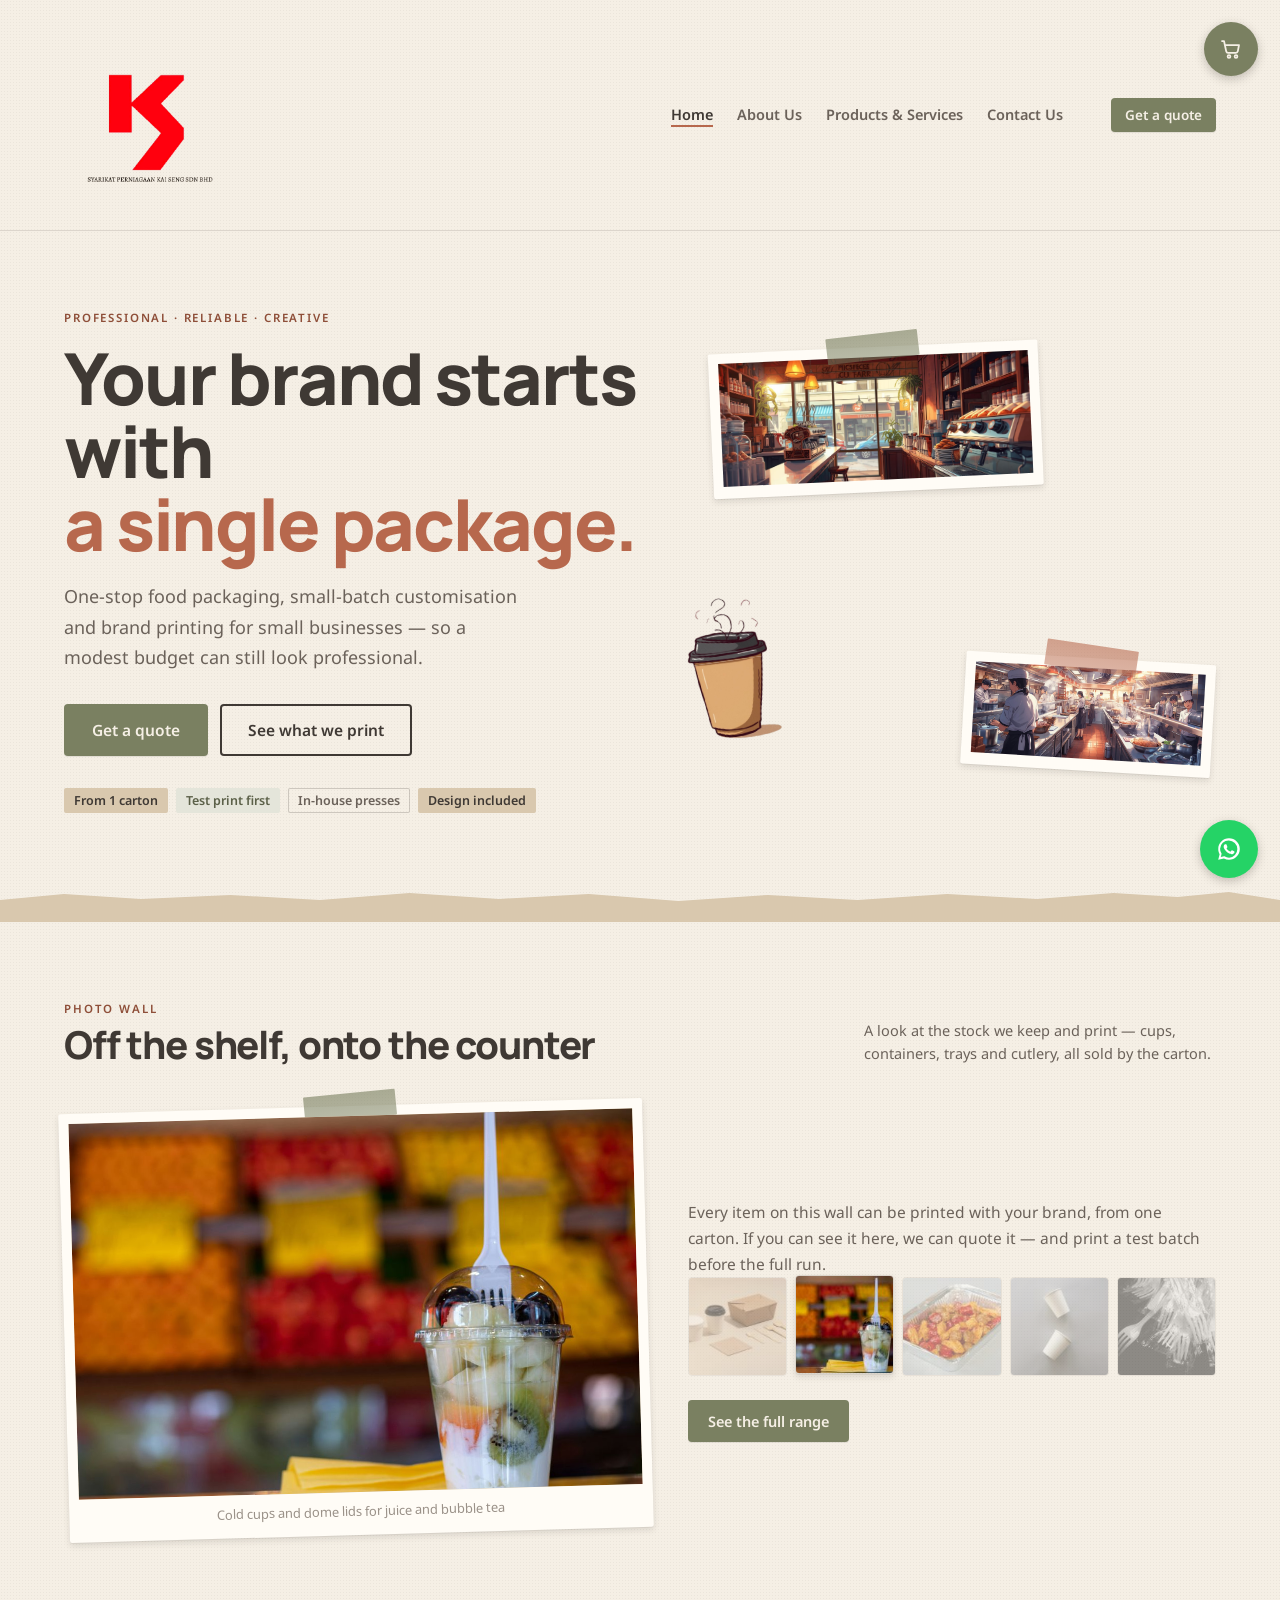
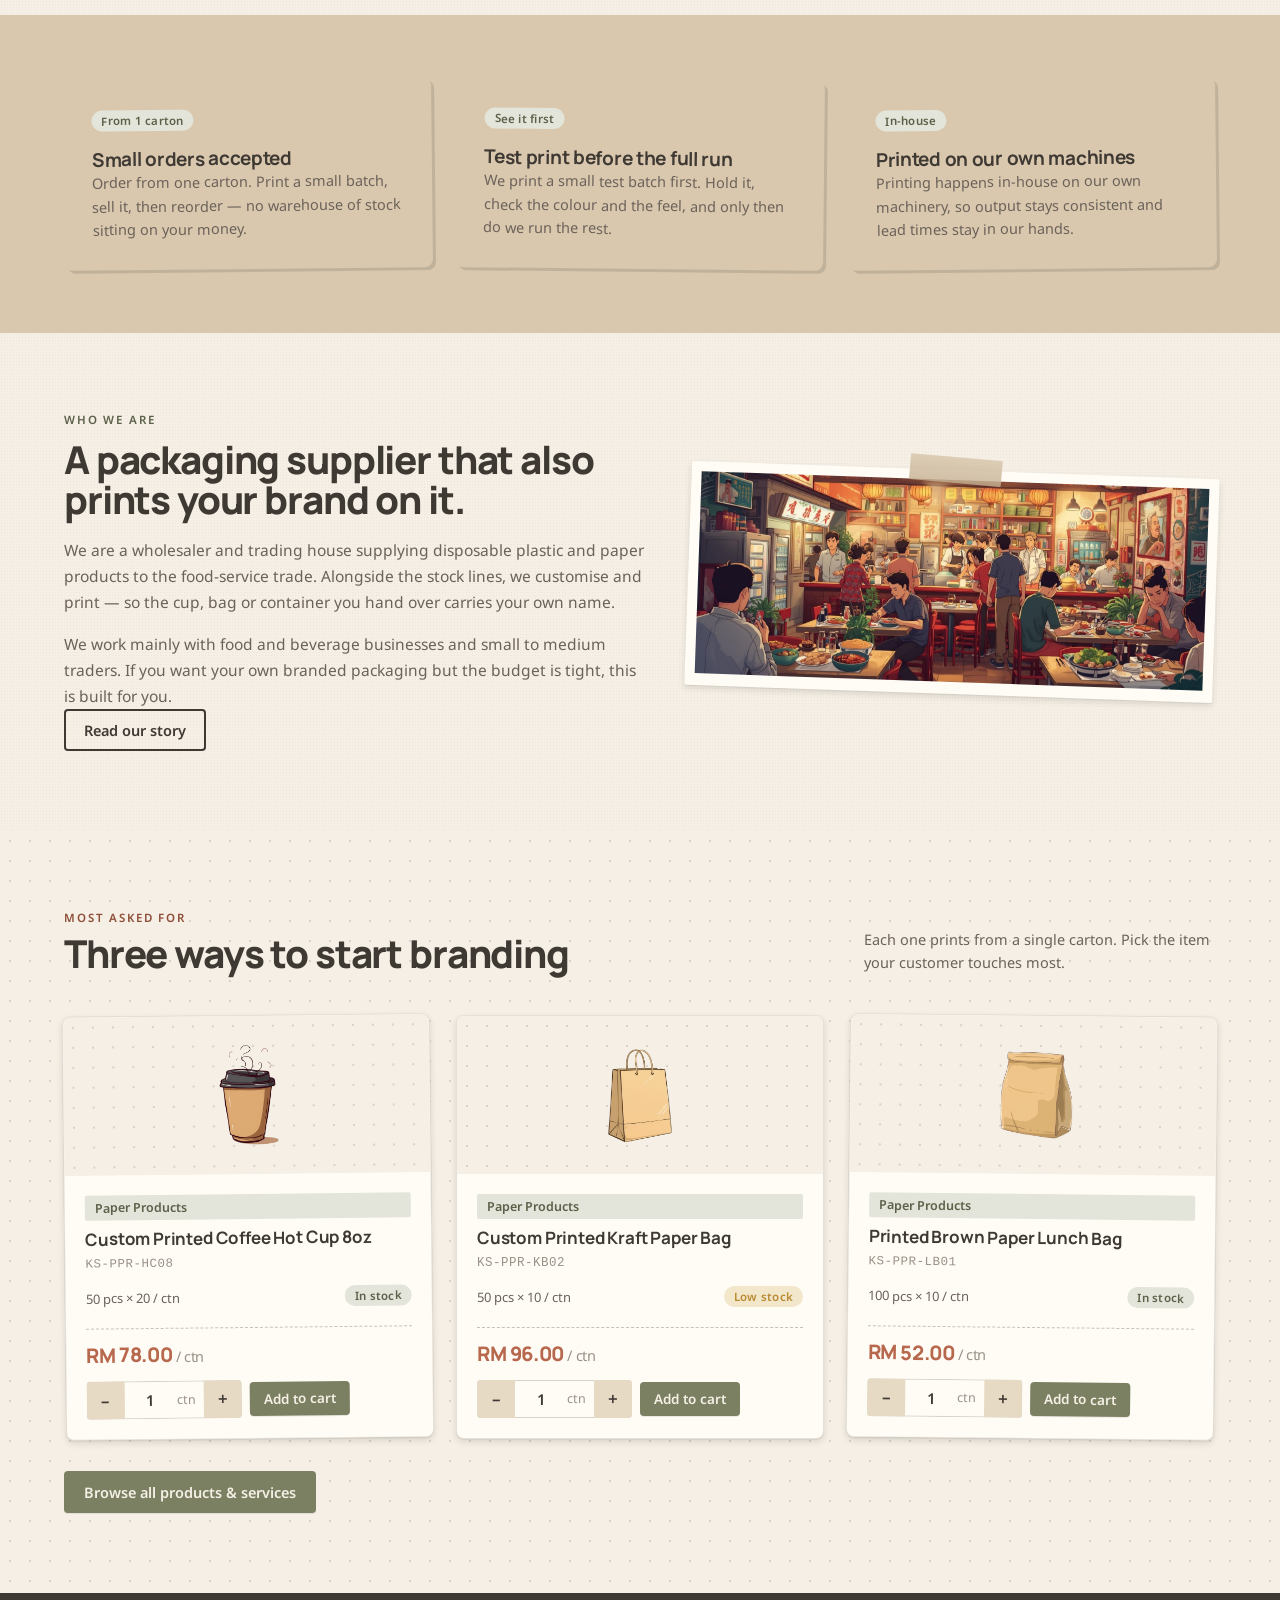
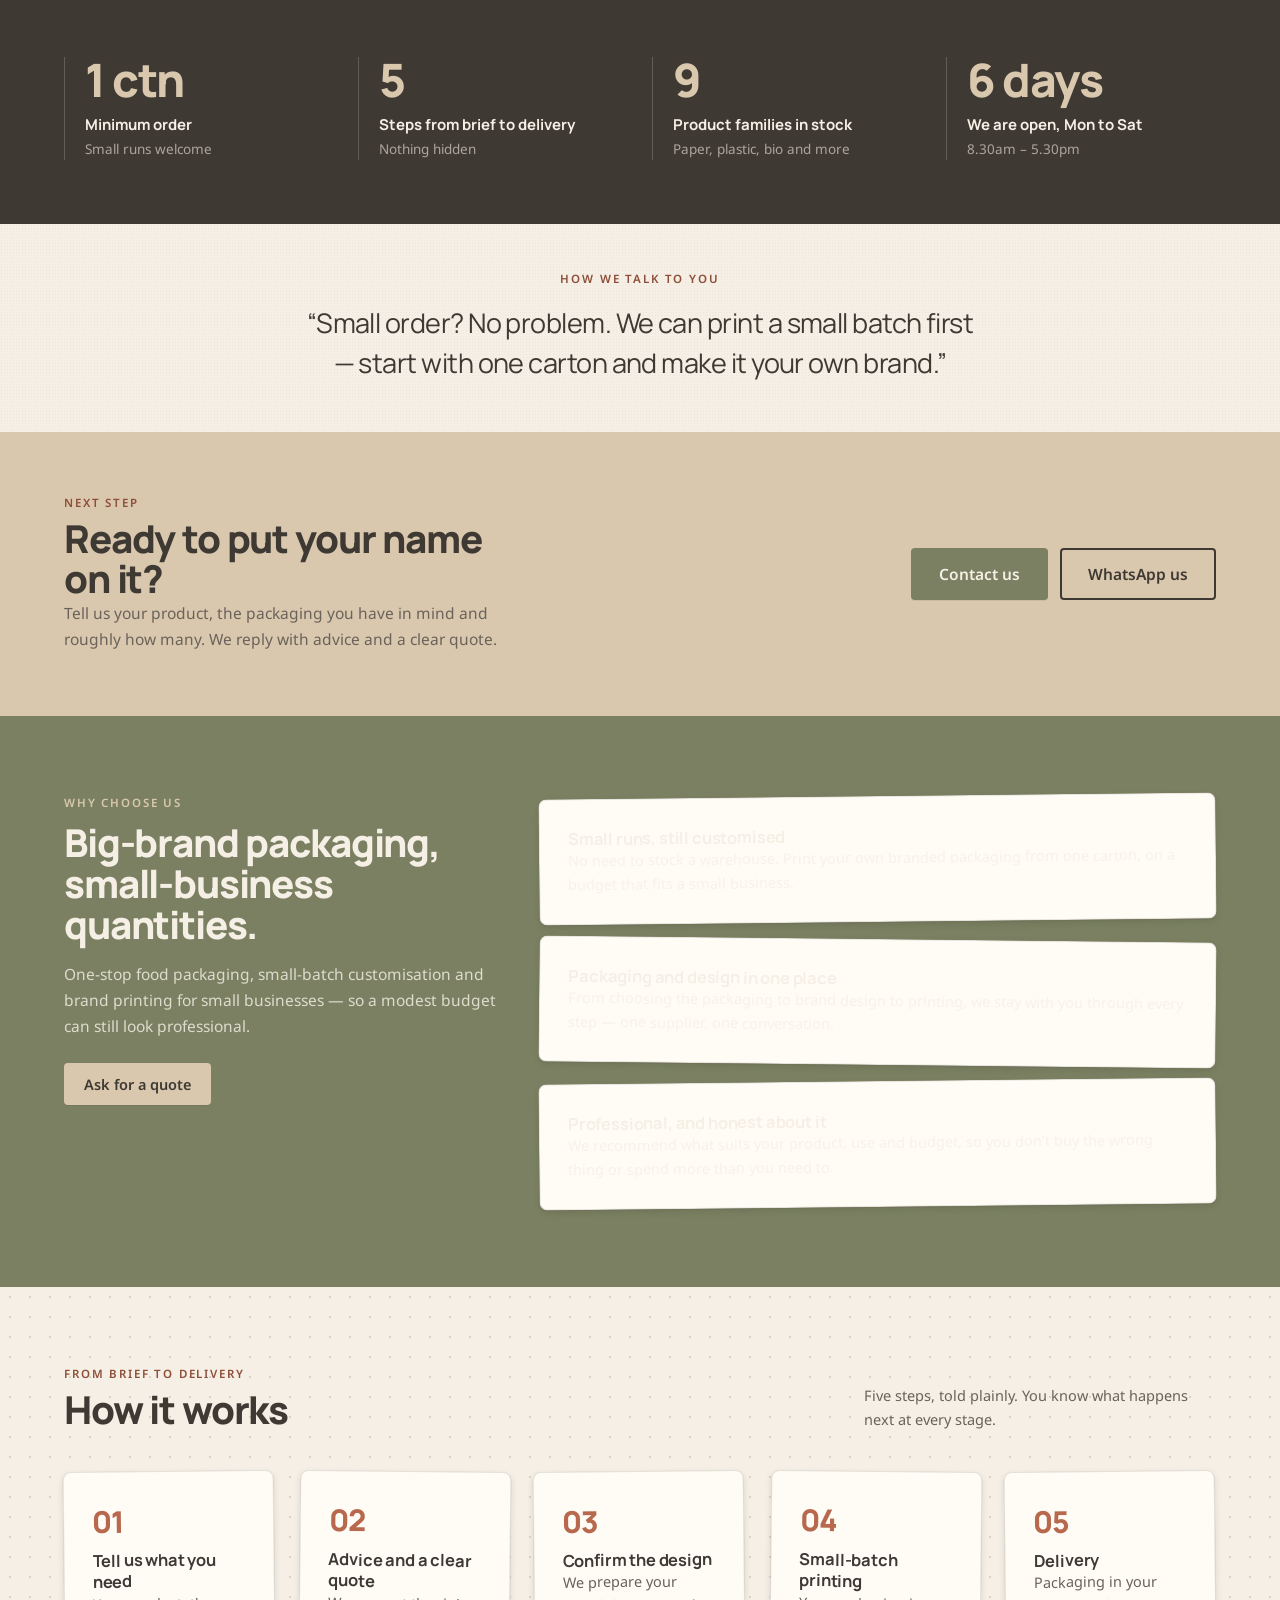
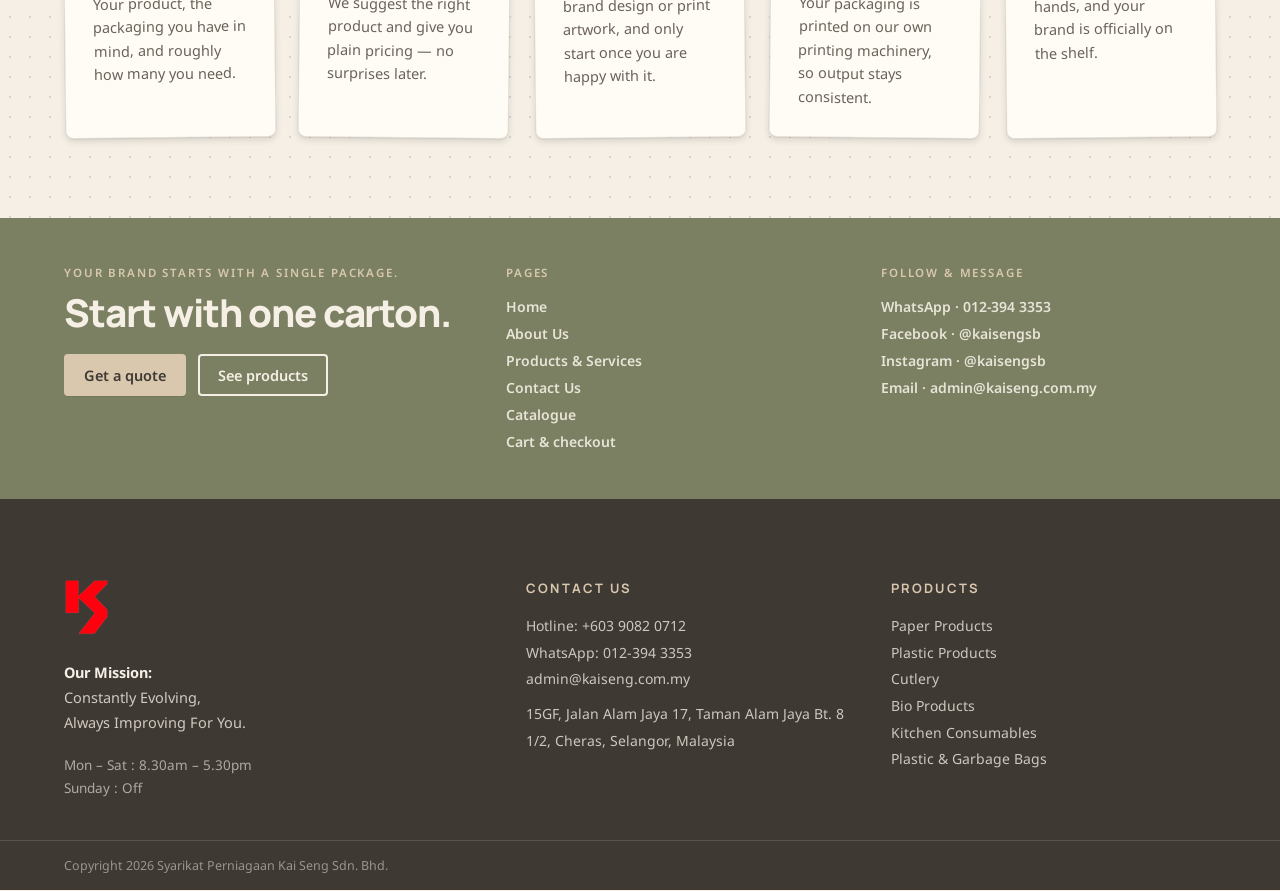
<file: index.html>
<!DOCTYPE html><html lang="en"><head><meta charset="utf-8"><meta name="viewport" content="width=device-width,initial-scale=1">
<title>Kai Seng — Your brand starts with a single package</title><meta name="description" content="Kai Seng supplies one-stop food packaging, small-batch customisation and brand printing for small businesses in Cheras, Selangor — branded packaging from one carton.">
<meta name="theme-color" content="#F5EFE5"><link rel="icon" href="favicon.ico" sizes="any"><link rel="apple-touch-icon" href="assets/logo/ks-mark.png">
<meta property="og:type" content="website"><meta property="og:site_name" content="Kai Seng"><meta property="og:title" content="Kai Seng — Your brand starts with a single package"><meta property="og:description" content="Kai Seng supplies one-stop food packaging, small-batch customisation and brand printing for small businesses in Cheras, Selangor — branded packaging from one carton."><meta property="og:image" content="assets/logo/ks-logo-full.png">
<link rel="stylesheet" href="_ds/kai-seng-design-system-ed6dd8b4-c462-4872-86d9-51d5a61e4152/tokens/fonts.css"><link rel="stylesheet" href="_ds/kai-seng-design-system-ed6dd8b4-c462-4872-86d9-51d5a61e4152/tokens/colors.css"><link rel="stylesheet" href="_ds/kai-seng-design-system-ed6dd8b4-c462-4872-86d9-51d5a61e4152/tokens/typography.css"><link rel="stylesheet" href="_ds/kai-seng-design-system-ed6dd8b4-c462-4872-86d9-51d5a61e4152/tokens/spacing.css"><link rel="stylesheet" href="_ds/kai-seng-design-system-ed6dd8b4-c462-4872-86d9-51d5a61e4152/tokens/shape.css"><link rel="stylesheet" href="_ds/kai-seng-design-system-ed6dd8b4-c462-4872-86d9-51d5a61e4152/tokens/elevation.css"><link rel="stylesheet" href="_ds/kai-seng-design-system-ed6dd8b4-c462-4872-86d9-51d5a61e4152/tokens/motion.css"><link rel="stylesheet" href="_ds/kai-seng-design-system-ed6dd8b4-c462-4872-86d9-51d5a61e4152/tokens/paper.css">
<link rel="stylesheet" href="site.css"></head><body><header class="site-head"><div class="navbar">
<a class="brand" href="index.html"><img src="assets/logo/ks-logo-full.png" alt="Syarikat Perniagaan Kai Seng Sdn Bhd" width="1050" height="1280"></a>
<nav><a href="index.html" aria-current="page">Home</a><a href="about.html">About Us</a><a href="services.html">Products & Services</a><a href="contact.html">Contact Us</a></nav>
<div class="nav-cta"><a class="btn sm" href="contact.html">Get a quote</a></div></div></header>
<main>
<section class="grain" style="overflow:hidden"><div class="wrap split" style="padding:var(--space-12) var(--gutter)">
<div><span class="eyebrow clay">Professional · Reliable · Creative</span>
<h1 class="h1">Your brand starts with<br><span style="color:var(--ks-terracotta)">a single package.</span></h1>
<p class="lead mb8" style="max-width:46ch">One-stop food packaging, small-batch customisation and brand printing for small businesses — so a modest budget can still look professional.</p>
<div class="btnrow"><a class="btn lg" href="contact.html">Get a quote</a><a class="btn lg out" href="services.html">See what we print</a></div>
<div class="tagrow mt8"><span class="tag kraft">From 1 carton</span><span class="tag sage">Test print first</span><span class="tag out">In-house presses</span><span class="tag kraft">Design included</span></div></div>
<div class="heroart">
<div class="sticker s1"><img src="assets/imagery/scene-cafe.png" alt="Illustrated café counter with takeaway cups" width="1600" height="637" loading="lazy"></div>
<div class="sticker clay s2"><img src="assets/imagery/scene-kitchen.png" alt="Illustrated commercial kitchen" width="1600" height="637" loading="lazy"></div>
<div class="cuplift" aria-hidden="true"><img class="cup-flower" src="assets/products/cup-flower.png" alt="" width="240" height="240" loading="lazy"><img class="cup-lid" src="assets/products/cup-lid.png" alt="" width="420" height="106" loading="lazy"><img class="cup-body" src="assets/products/cup-body.png" alt="Printed coffee cup" width="420" height="129" loading="lazy"></div>
</div></div><div class="torn"></div></section>

<section class="sec grain"><div class="wrap">
<div class="headrow"><div><span class="eyebrow clay">Photo wall</span><h2 class="h2 mt3">Off the shelf, onto the counter</h2></div><p class="p-sm">A look at the stock we keep and print — cups, containers, trays and cutlery, all sold by the carton.</p></div>
<div class="split" style="align-items:center">
<div class="sticker" style="rotate:-1.6deg"><div class="wall" id="wall"><img class="on" src="assets/photos/wall-1.jpg" alt="A full takeaway set — cup, container, bowl, serviette, cutlery" width="1100" height="666" decoding="async"><img src="assets/photos/wall-2.jpg" alt="Cold cups and dome lids for juice and bubble tea" width="1100" height="666" loading="lazy" decoding="async"><img src="assets/photos/wall-3.jpg" alt="Aluminium trays for catering and buffet lines" width="1100" height="666" loading="lazy" decoding="async"><img src="assets/photos/wall-4.jpg" alt="Plain paper cups — the blank canvas we print on" width="1100" height="666" loading="lazy" decoding="async"><img src="assets/photos/wall-5.jpg" alt="Individually wrapped cutlery, packed by the carton" width="1100" height="666" loading="lazy" decoding="async"></div><div class="wallcap" id="wall-cap">A full takeaway set — cup, container, bowl, serviette, cutlery</div></div>
<div><p class="p mb7">Every item on this wall can be printed with your brand, from one carton. If you can see it here, we can quote it — and print a test batch before the full run.</p>
<div class="thumbs" id="wall-thumbs"><button type="button" aria-label="A full takeaway set — cup, container, bowl, serviette, cutlery" aria-pressed="true"><img src="assets/photos/thumbs/wall-1.jpg" alt="" width="200" height="121" loading="lazy"></button><button type="button" aria-label="Cold cups and dome lids for juice and bubble tea" aria-pressed="false"><img src="assets/photos/thumbs/wall-2.jpg" alt="" width="200" height="121" loading="lazy"></button><button type="button" aria-label="Aluminium trays for catering and buffet lines" aria-pressed="false"><img src="assets/photos/thumbs/wall-3.jpg" alt="" width="200" height="121" loading="lazy"></button><button type="button" aria-label="Plain paper cups — the blank canvas we print on" aria-pressed="false"><img src="assets/photos/thumbs/wall-4.jpg" alt="" width="200" height="121" loading="lazy"></button><button type="button" aria-label="Individually wrapped cutlery, packed by the carton" aria-pressed="false"><img src="assets/photos/thumbs/wall-5.jpg" alt="" width="200" height="121" loading="lazy"></button></div>
<div class="btnrow"><a class="btn" href="services.html#catalogue">See the full range</a></div></div>
</div></div></section>

<section class="sand" style="padding:var(--space-11) 0"><div class="wrap grid g3">
<div class="card kraft lift tilt-a"><span class="badge ok">From 1 carton</span><h3 class="h3 mt5 mb3">Small orders accepted</h3><p class="p-sm">Order from one carton. Print a small batch, sell it, then reorder — no warehouse of stock sitting on your money.</p></div>
<div class="card kraft lift tilt-b"><span class="badge ok">See it first</span><h3 class="h3 mt5 mb3">Test print before the full run</h3><p class="p-sm">We print a small test batch first. Hold it, check the colour and the feel, and only then do we run the rest.</p></div>
<div class="card kraft lift tilt-a"><span class="badge ok">In-house</span><h3 class="h3 mt5 mb3">Printed on our own machines</h3><p class="p-sm">Printing happens in-house on our own machinery, so output stays consistent and lead times stay in our hands.</p></div>
</div></section>

<section class="sec grain"><div class="wrap split">
<div><span class="eyebrow">Who we are</span><h2 class="h2 mt4 mb5">A packaging supplier that also prints your brand on it.</h2>
<p class="p mb5">We are a wholesaler and trading house supplying disposable plastic and paper products to the food-service trade. Alongside the stock lines, we customise and print — so the cup, bag or container you hand over carries your own name.</p>
<p class="p mb7">We work mainly with food and beverage businesses and small to medium traders. If you want your own branded packaging but the budget is tight, this is built for you.</p>
<a class="btn out" href="about.html">Read our story</a></div>
<div class="sticker kraft" style="rotate:2deg"><img src="assets/imagery/scene-restaurant.png" alt="Illustrated restaurant service counter" width="1600" height="637" loading="lazy"></div>
</div></section>

<section class="sec dots"><div class="wrap">
<div class="headrow"><div><span class="eyebrow clay">Most asked for</span><h2 class="h2 mt3">Three ways to start branding</h2></div><p class="p-sm">Each one prints from a single carton. Pick the item your customer touches most.</p></div>
<div class="grid g3" id="featured-grid"></div>
<div class="btnrow mt8"><a class="btn" href="services.html#catalogue">Browse all products &amp; services</a></div></div></section>

<section class="ink on-dark" style="padding:var(--space-11) 0"><div class="wrap grid g4">
<div class="stat"><b>1 ctn</b><i>Minimum order</i><em>Small runs welcome</em></div>
<div class="stat"><b>5</b><i>Steps from brief to delivery</i><em>Nothing hidden</em></div>
<div class="stat"><b>9</b><i>Product families in stock</i><em>Paper, plastic, bio and more</em></div>
<div class="stat"><b>6 days</b><i>We are open, Mon to Sat</i><em>8.30am – 5.30pm</em></div>
</div></section>

<section class="sec-sm grain"><div class="narrow center"><span class="eyebrow clay">How we talk to you</span>
<p style="font:400 clamp(20px,2.4vw,27px)/1.5 var(--font-display);letter-spacing:-.02em;color:var(--text-heading);margin-top:var(--space-5)">“Small order? No problem. We can print a small batch first — start with one carton and make it your own brand.”</p></div></section>

<section class="sand" style="padding:var(--space-11) 0"><div class="wrap" style="display:flex;align-items:center;justify-content:space-between;gap:var(--gutter-lg);flex-wrap:wrap">
<div style="max-width:52ch"><span class="eyebrow clay">Next step</span><h2 class="h2 mt3 mb4">Ready to put your name on it?</h2><p class="p">Tell us your product, the packaging you have in mind and roughly how many. We reply with advice and a clear quote.</p></div>
<div class="btnrow"><a class="btn lg" href="contact.html">Contact us</a><a class="btn lg out" href="https://wa.me/60123943353" target="_blank" rel="noreferrer">WhatsApp us</a></div></div></section>
<section class="sage on-dark" style="padding:var(--space-12) 0"><div class="wrap split-r">
<div><span class="eyebrow-light">Why choose us</span><h2 class="h2 mt4 mb5">Big-brand packaging, small-business quantities.</h2>
<p class="p">One-stop food packaging, small-batch customisation and brand printing for small businesses — so a modest budget can still look professional.</p>
<div class="btnrow mt7"><a class="btn sec" href="contact.html">Ask for a quote</a></div></div>
<div class="stack" style="gap:var(--space-5)">
<div class="card tilt-a"><h3 class="h4 mb3">Small runs, still customised</h3><p class="p-sm">No need to stock a warehouse. Print your own branded packaging from one carton, on a budget that fits a small business.</p></div>
<div class="card tilt-b"><h3 class="h4 mb3">Packaging and design in one place</h3><p class="p-sm">From choosing the packaging to brand design to printing, we stay with you through every step — one supplier, one conversation.</p></div>
<div class="card tilt-a"><h3 class="h4 mb3">Professional, and honest about it</h3><p class="p-sm">We recommend what suits your product, use and budget, so you don’t buy the wrong thing or spend more than you need to.</p></div>
</div></div></section>
<section class="sec dots"><div class="wrap">
<div class="headrow"><div><span class="eyebrow clay">From brief to delivery</span><h2 class="h2 mt3">How it works</h2></div><p class="p-sm">Five steps, told plainly. You know what happens next at every stage.</p></div>
<div class="grid g5"><div class="card lift tilt-a"><span class="stepnum">01</span><h3 class="h4 mb3">Tell us what you need</h3><p class="p-sm">Your product, the packaging you have in mind, and roughly how many you need.</p></div><div class="card lift tilt-b"><span class="stepnum">02</span><h3 class="h4 mb3">Advice and a clear quote</h3><p class="p-sm">We suggest the right product and give you plain pricing — no surprises later.</p></div><div class="card lift tilt-a"><span class="stepnum">03</span><h3 class="h4 mb3">Confirm the design</h3><p class="p-sm">We prepare your brand design or print artwork, and only start once you are happy with it.</p></div><div class="card lift tilt-b"><span class="stepnum">04</span><h3 class="h4 mb3">Small-batch printing</h3><p class="p-sm">Your packaging is printed on our own printing machinery, so output stays consistent.</p></div><div class="card lift tilt-a"><span class="stepnum">05</span><h3 class="h4 mb3">Delivery</h3><p class="p-sm">Packaging in your hands, and your brand is officially on the shelf.</p></div></div></div></section>
</main><div class="foot-band on-dark"><div class="wrap footgrid">
<div><span class="eyebrow-light">Your brand starts with a single package.</span><h2 class="h2 mt4 mb6">Start with one carton.</h2>
<div class="btnrow"><a class="btn sec" href="contact.html">Get a quote</a><a class="btn out light" href="services.html">See products</a></div></div>
<div><span class="eyebrow-light">Pages</span><div class="stack mt5" style="gap:var(--space-3)"><a class="footlink" href="index.html">Home</a><a class="footlink" href="about.html">About Us</a><a class="footlink" href="services.html">Products & Services</a><a class="footlink" href="contact.html">Contact Us</a><a class="footlink" href="services.html#catalogue">Catalogue</a><a class="footlink" href="checkout.html">Cart &amp; checkout</a></div></div>
<div><span class="eyebrow-light">Follow &amp; message</span><div class="stack mt5" style="gap:var(--space-3)"><a class="footlink" href="https://wa.me/60123943353" target="_blank" rel="noreferrer">WhatsApp · 012-394 3353</a><a class="footlink" href="https://www.facebook.com/kaisengsb/" target="_blank" rel="noreferrer">Facebook · @kaisengsb</a><a class="footlink" href="https://www.instagram.com/kaisengsb/" target="_blank" rel="noreferrer">Instagram · @kaisengsb</a><a class="footlink" href="mailto:admin@kaiseng.com.my">Email · admin@kaiseng.com.my</a></div></div>
</div></div>
<footer class="site-foot"><div class="footmain">
<div><img src="assets/logo/ks-mark.png" alt="Kai Seng mark" width="520" height="620" style="height:56px;width:auto;margin-bottom:var(--space-6)" loading="lazy">
<p class="mb6"><b style="color:var(--ks-cream)">Our Mission:</b><br>Constantly Evolving,<br>Always Improving For You.</p>
<p style="font-size:13.5px;color:rgba(245,239,229,.62)">Mon – Sat : 8.30am – 5.30pm<br>Sunday : Off</p></div>
<div><h4>Contact Us</h4><a href="tel:+60390820712">Hotline: +603 9082 0712</a><a href="https://wa.me/60123943353" target="_blank" rel="noreferrer">WhatsApp: 012-394 3353</a><a href="mailto:admin@kaiseng.com.my">admin@kaiseng.com.my</a><span style="margin-top:var(--space-3)">15GF, Jalan Alam Jaya 17, Taman Alam Jaya Bt. 8 1/2, Cheras, Selangor, Malaysia</span></div>
<div><h4>Products</h4><a href="services.html#catalogue">Paper Products</a><a href="services.html#catalogue">Plastic Products</a><a href="services.html#catalogue">Cutlery</a><a href="services.html#catalogue">Bio Products</a><a href="services.html#catalogue">Kitchen Consumables</a><a href="services.html#catalogue">Plastic &amp; Garbage Bags</a></div>
</div><div class="footbar"><div>Copyright <span data-year>2026</span> Syarikat Perniagaan Kai Seng Sdn. Bhd.</div></div></footer>
<script src="data.js"></script><script src="app.js"></script></body></html>
</file>
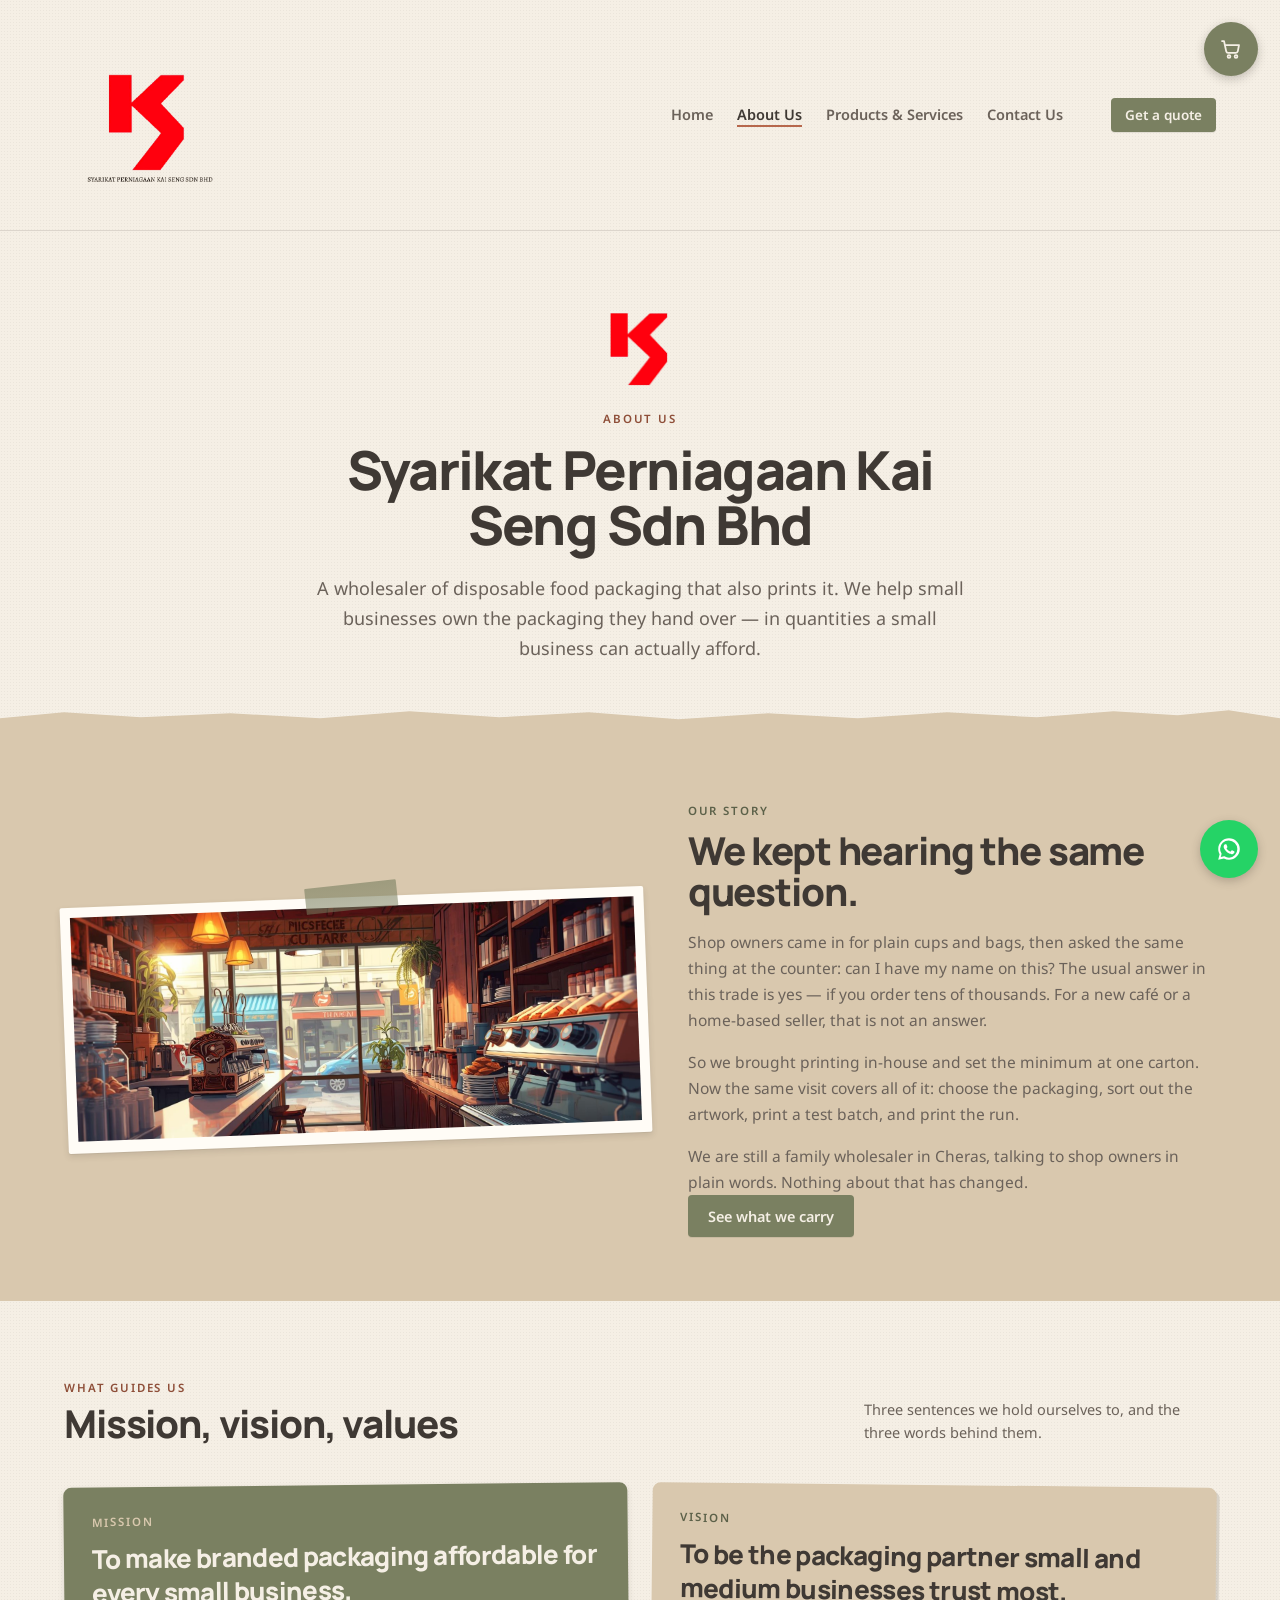
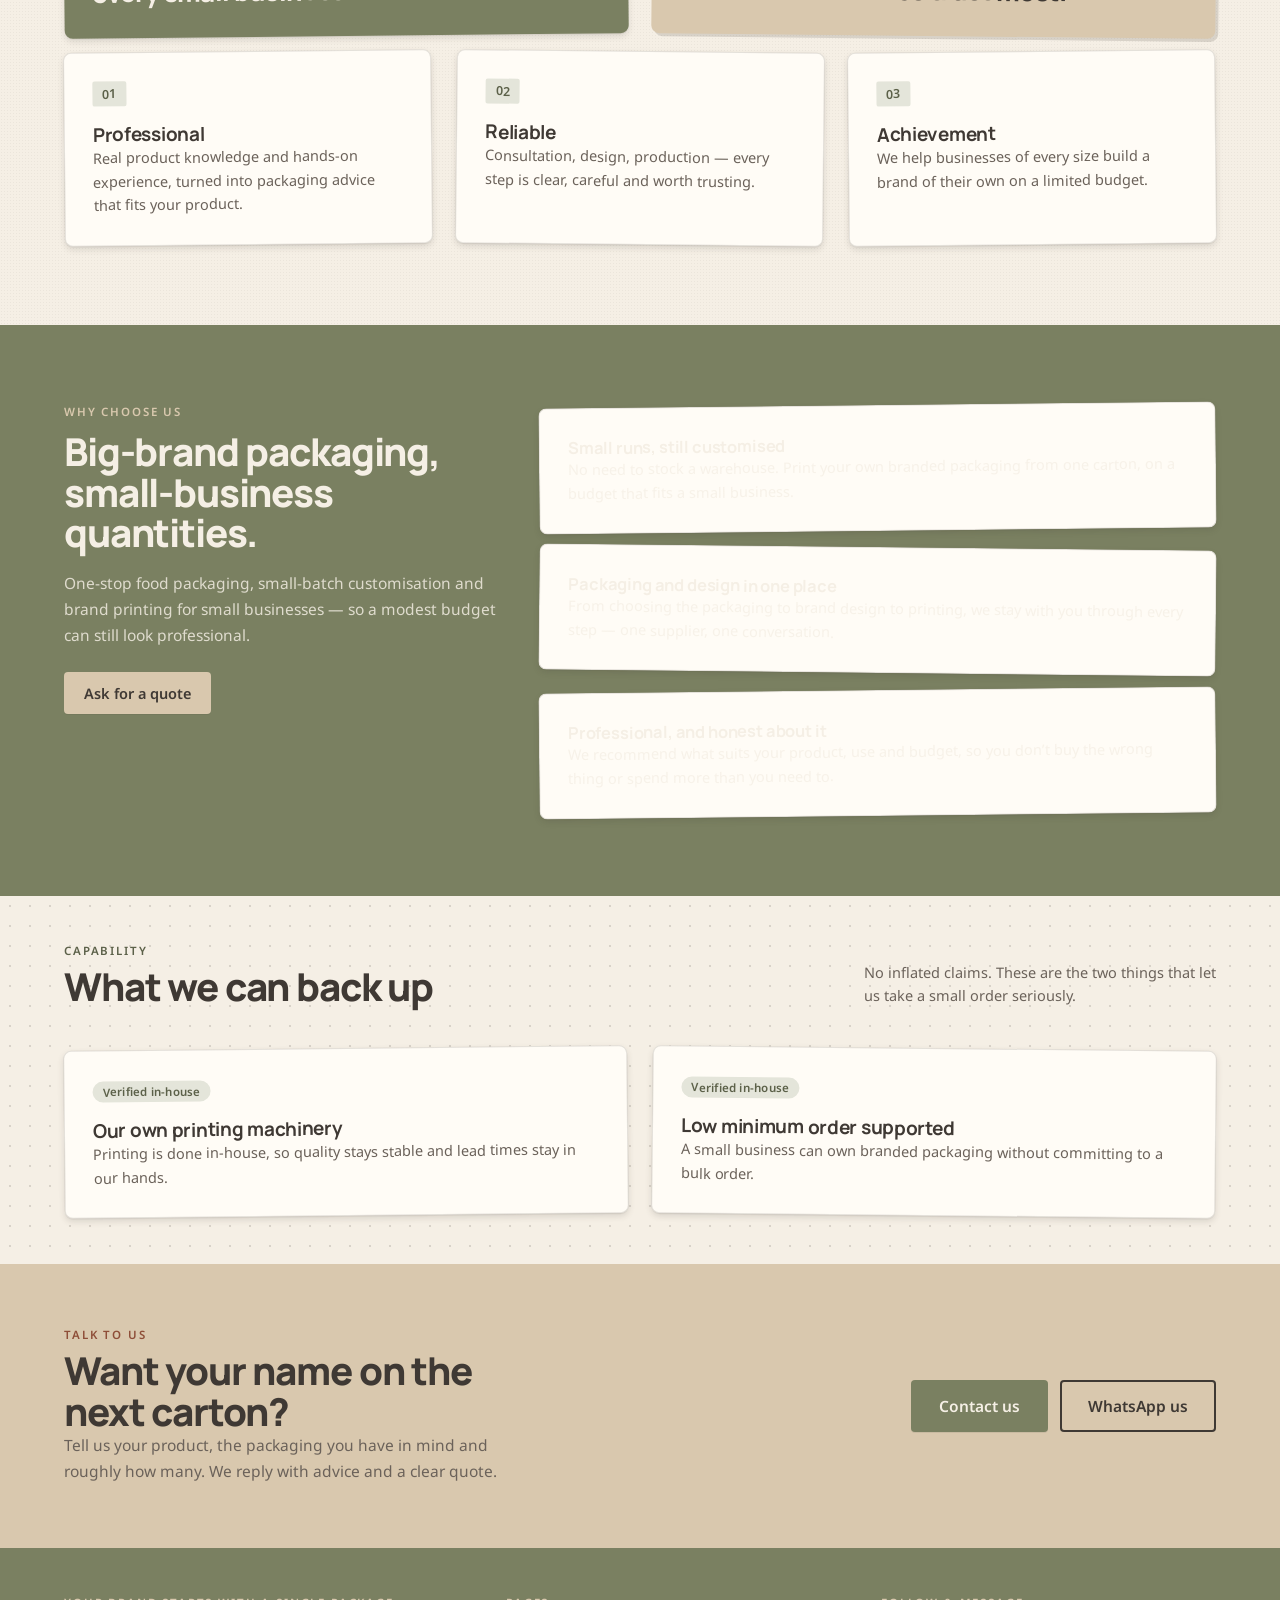
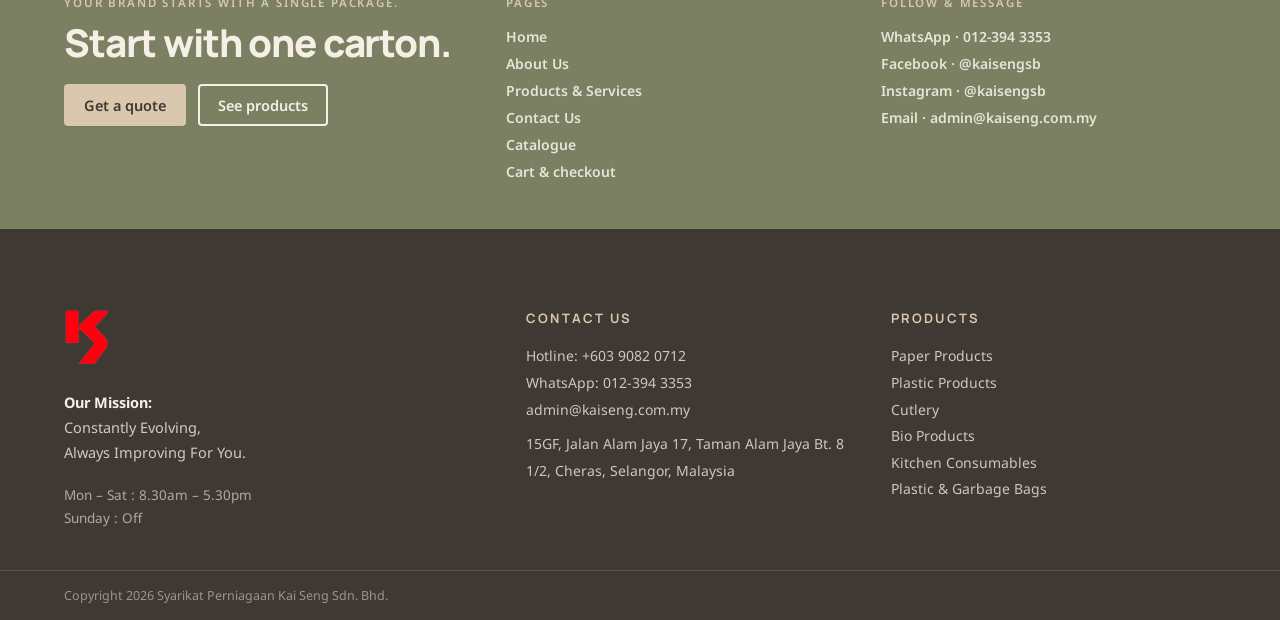
<file: about.html>
<!DOCTYPE html><html lang="en"><head><meta charset="utf-8"><meta name="viewport" content="width=device-width,initial-scale=1">
<title>About Us — Kai Seng | Branded packaging from one carton</title><meta name="description" content="Syarikat Perniagaan Kai Seng Sdn Bhd is a Cheras wholesaler of disposable food packaging that also prints it — making branded packaging affordable for every small business.">
<meta name="theme-color" content="#F5EFE5"><link rel="icon" href="favicon.ico" sizes="any"><link rel="apple-touch-icon" href="assets/logo/ks-mark.png">
<meta property="og:type" content="website"><meta property="og:site_name" content="Kai Seng"><meta property="og:title" content="About Us — Kai Seng | Branded packaging from one carton"><meta property="og:description" content="Syarikat Perniagaan Kai Seng Sdn Bhd is a Cheras wholesaler of disposable food packaging that also prints it — making branded packaging affordable for every small business."><meta property="og:image" content="assets/logo/ks-logo-full.png">
<link rel="stylesheet" href="_ds/kai-seng-design-system-ed6dd8b4-c462-4872-86d9-51d5a61e4152/tokens/fonts.css"><link rel="stylesheet" href="_ds/kai-seng-design-system-ed6dd8b4-c462-4872-86d9-51d5a61e4152/tokens/colors.css"><link rel="stylesheet" href="_ds/kai-seng-design-system-ed6dd8b4-c462-4872-86d9-51d5a61e4152/tokens/typography.css"><link rel="stylesheet" href="_ds/kai-seng-design-system-ed6dd8b4-c462-4872-86d9-51d5a61e4152/tokens/spacing.css"><link rel="stylesheet" href="_ds/kai-seng-design-system-ed6dd8b4-c462-4872-86d9-51d5a61e4152/tokens/shape.css"><link rel="stylesheet" href="_ds/kai-seng-design-system-ed6dd8b4-c462-4872-86d9-51d5a61e4152/tokens/elevation.css"><link rel="stylesheet" href="_ds/kai-seng-design-system-ed6dd8b4-c462-4872-86d9-51d5a61e4152/tokens/motion.css"><link rel="stylesheet" href="_ds/kai-seng-design-system-ed6dd8b4-c462-4872-86d9-51d5a61e4152/tokens/paper.css">
<link rel="stylesheet" href="site.css"></head><body><header class="site-head"><div class="navbar">
<a class="brand" href="index.html"><img src="assets/logo/ks-logo-full.png" alt="Syarikat Perniagaan Kai Seng Sdn Bhd" width="1050" height="1280"></a>
<nav><a href="index.html">Home</a><a href="about.html" aria-current="page">About Us</a><a href="services.html">Products & Services</a><a href="contact.html">Contact Us</a></nav>
<div class="nav-cta"><a class="btn sm" href="contact.html">Get a quote</a></div></div></header>
<main>
<section class="grain" style="padding-top:var(--space-12)"><div class="narrow center" style="padding-bottom:var(--space-10)">
<img src="assets/logo/ks-mark.png" alt="Kai Seng mark" width="520" height="620" style="height:76px;width:auto;margin-bottom:var(--space-6)">
<span class="eyebrow clay">About us</span><h1 class="h1 sm">Syarikat Perniagaan Kai Seng Sdn Bhd</h1>
<p class="lead">A wholesaler of disposable food packaging that also prints it. We help small businesses own the packaging they hand over — in quantities a small business can actually afford.</p>
</div><div class="torn"></div></section>

<section class="sand" style="padding:var(--space-11) 0"><div class="wrap split">
<div class="sticker" style="rotate:-2.2deg"><img src="assets/imagery/scene-cafe.png" alt="Illustrated café counter" width="1600" height="637" loading="lazy"></div>
<div><span class="eyebrow">Our story</span><h2 class="h2 mt4 mb5">We kept hearing the same question.</h2>
<p class="p mb5">Shop owners came in for plain cups and bags, then asked the same thing at the counter: can I have my name on this? The usual answer in this trade is yes — if you order tens of thousands. For a new café or a home-based seller, that is not an answer.</p>
<p class="p mb5">So we brought printing in-house and set the minimum at one carton. Now the same visit covers all of it: choose the packaging, sort out the artwork, print a test batch, and print the run.</p>
<p class="p mb7">We are still a family wholesaler in Cheras, talking to shop owners in plain words. Nothing about that has changed.</p>
<a class="btn" href="services.html">See what we carry</a></div>
</div></section>

<section class="sec grain"><div class="wrap">
<div class="headrow"><div><span class="eyebrow clay">What guides us</span><h2 class="h2 mt3">Mission, vision, values</h2></div><p class="p-sm">Three sentences we hold ourselves to, and the three words behind them.</p></div>
<div class="grid g2 mb5">
<div class="card sage on-dark tilt-a"><span class="eyebrow-light">Mission</span><p class="mt4" style="font:800 clamp(20px,2.2vw,26px)/1.3 var(--font-display);letter-spacing:-.025em;color:var(--text-inverse)">To make branded packaging affordable for every small business.</p></div>
<div class="card kraft tilt-b"><span class="eyebrow">Vision</span><p class="mt4" style="font:800 clamp(20px,2.2vw,26px)/1.3 var(--font-display);letter-spacing:-.025em;color:var(--text-heading)">To be the packaging partner small and medium businesses trust most.</p></div>
</div>
<div class="grid g3">
<div class="card lift tilt-a"><span class="tag sage">01</span><h3 class="h3 mt5 mb3">Professional</h3><p class="p-sm">Real product knowledge and hands-on experience, turned into packaging advice that fits your product.</p></div>
<div class="card lift tilt-b"><span class="tag sage">02</span><h3 class="h3 mt5 mb3">Reliable</h3><p class="p-sm">Consultation, design, production — every step is clear, careful and worth trusting.</p></div>
<div class="card lift tilt-a"><span class="tag sage">03</span><h3 class="h3 mt5 mb3">Achievement</h3><p class="p-sm">We help businesses of every size build a brand of their own on a limited budget.</p></div>
</div></div></section>

<section class="sage on-dark" style="padding:var(--space-12) 0"><div class="wrap split-r">
<div><span class="eyebrow-light">Why choose us</span><h2 class="h2 mt4 mb5">Big-brand packaging, small-business quantities.</h2>
<p class="p">One-stop food packaging, small-batch customisation and brand printing for small businesses — so a modest budget can still look professional.</p>
<div class="btnrow mt7"><a class="btn sec" href="contact.html">Ask for a quote</a></div></div>
<div class="stack" style="gap:var(--space-5)">
<div class="card tilt-a"><h3 class="h4 mb3">Small runs, still customised</h3><p class="p-sm">No need to stock a warehouse. Print your own branded packaging from one carton, on a budget that fits a small business.</p></div>
<div class="card tilt-b"><h3 class="h4 mb3">Packaging and design in one place</h3><p class="p-sm">From choosing the packaging to brand design to printing, we stay with you through every step — one supplier, one conversation.</p></div>
<div class="card tilt-a"><h3 class="h4 mb3">Professional, and honest about it</h3><p class="p-sm">We recommend what suits your product, use and budget, so you don’t buy the wrong thing or spend more than you need to.</p></div>
</div></div></section>

<section class="sec-sm dots"><div class="wrap">
<div class="headrow"><div><span class="eyebrow">Capability</span><h2 class="h2 mt3">What we can back up</h2></div><p class="p-sm">No inflated claims. These are the two things that let us take a small order seriously.</p></div>
<div class="grid g2">
<div class="card tilt-a"><span class="badge ok">Verified in-house</span><h3 class="h3 mt5 mb3">Our own printing machinery</h3><p class="p-sm">Printing is done in-house, so quality stays stable and lead times stay in our hands.</p></div>
<div class="card tilt-b"><span class="badge ok">Verified in-house</span><h3 class="h3 mt5 mb3">Low minimum order supported</h3><p class="p-sm">A small business can own branded packaging without committing to a bulk order.</p></div>
</div></div></section>

<section class="sand" style="padding:var(--space-11) 0"><div class="wrap" style="display:flex;align-items:center;justify-content:space-between;gap:var(--gutter-lg);flex-wrap:wrap">
<div style="max-width:52ch"><span class="eyebrow clay">Talk to us</span><h2 class="h2 mt3 mb4">Want your name on the next carton?</h2><p class="p">Tell us your product, the packaging you have in mind and roughly how many. We reply with advice and a clear quote.</p></div>
<div class="btnrow"><a class="btn lg" href="contact.html">Contact us</a><a class="btn lg out" href="https://wa.me/60123943353" target="_blank" rel="noreferrer">WhatsApp us</a></div></div></section>
</main><div class="foot-band on-dark"><div class="wrap footgrid">
<div><span class="eyebrow-light">Your brand starts with a single package.</span><h2 class="h2 mt4 mb6">Start with one carton.</h2>
<div class="btnrow"><a class="btn sec" href="contact.html">Get a quote</a><a class="btn out light" href="services.html">See products</a></div></div>
<div><span class="eyebrow-light">Pages</span><div class="stack mt5" style="gap:var(--space-3)"><a class="footlink" href="index.html">Home</a><a class="footlink" href="about.html">About Us</a><a class="footlink" href="services.html">Products & Services</a><a class="footlink" href="contact.html">Contact Us</a><a class="footlink" href="services.html#catalogue">Catalogue</a><a class="footlink" href="checkout.html">Cart &amp; checkout</a></div></div>
<div><span class="eyebrow-light">Follow &amp; message</span><div class="stack mt5" style="gap:var(--space-3)"><a class="footlink" href="https://wa.me/60123943353" target="_blank" rel="noreferrer">WhatsApp · 012-394 3353</a><a class="footlink" href="https://www.facebook.com/kaisengsb/" target="_blank" rel="noreferrer">Facebook · @kaisengsb</a><a class="footlink" href="https://www.instagram.com/kaisengsb/" target="_blank" rel="noreferrer">Instagram · @kaisengsb</a><a class="footlink" href="mailto:admin@kaiseng.com.my">Email · admin@kaiseng.com.my</a></div></div>
</div></div>
<footer class="site-foot"><div class="footmain">
<div><img src="assets/logo/ks-mark.png" alt="Kai Seng mark" width="520" height="620" style="height:56px;width:auto;margin-bottom:var(--space-6)" loading="lazy">
<p class="mb6"><b style="color:var(--ks-cream)">Our Mission:</b><br>Constantly Evolving,<br>Always Improving For You.</p>
<p style="font-size:13.5px;color:rgba(245,239,229,.62)">Mon – Sat : 8.30am – 5.30pm<br>Sunday : Off</p></div>
<div><h4>Contact Us</h4><a href="tel:+60390820712">Hotline: +603 9082 0712</a><a href="https://wa.me/60123943353" target="_blank" rel="noreferrer">WhatsApp: 012-394 3353</a><a href="mailto:admin@kaiseng.com.my">admin@kaiseng.com.my</a><span style="margin-top:var(--space-3)">15GF, Jalan Alam Jaya 17, Taman Alam Jaya Bt. 8 1/2, Cheras, Selangor, Malaysia</span></div>
<div><h4>Products</h4><a href="services.html#catalogue">Paper Products</a><a href="services.html#catalogue">Plastic Products</a><a href="services.html#catalogue">Cutlery</a><a href="services.html#catalogue">Bio Products</a><a href="services.html#catalogue">Kitchen Consumables</a><a href="services.html#catalogue">Plastic &amp; Garbage Bags</a></div>
</div><div class="footbar"><div>Copyright <span data-year>2026</span> Syarikat Perniagaan Kai Seng Sdn. Bhd.</div></div></footer>
<script src="data.js"></script><script src="app.js"></script></body></html>
</file>
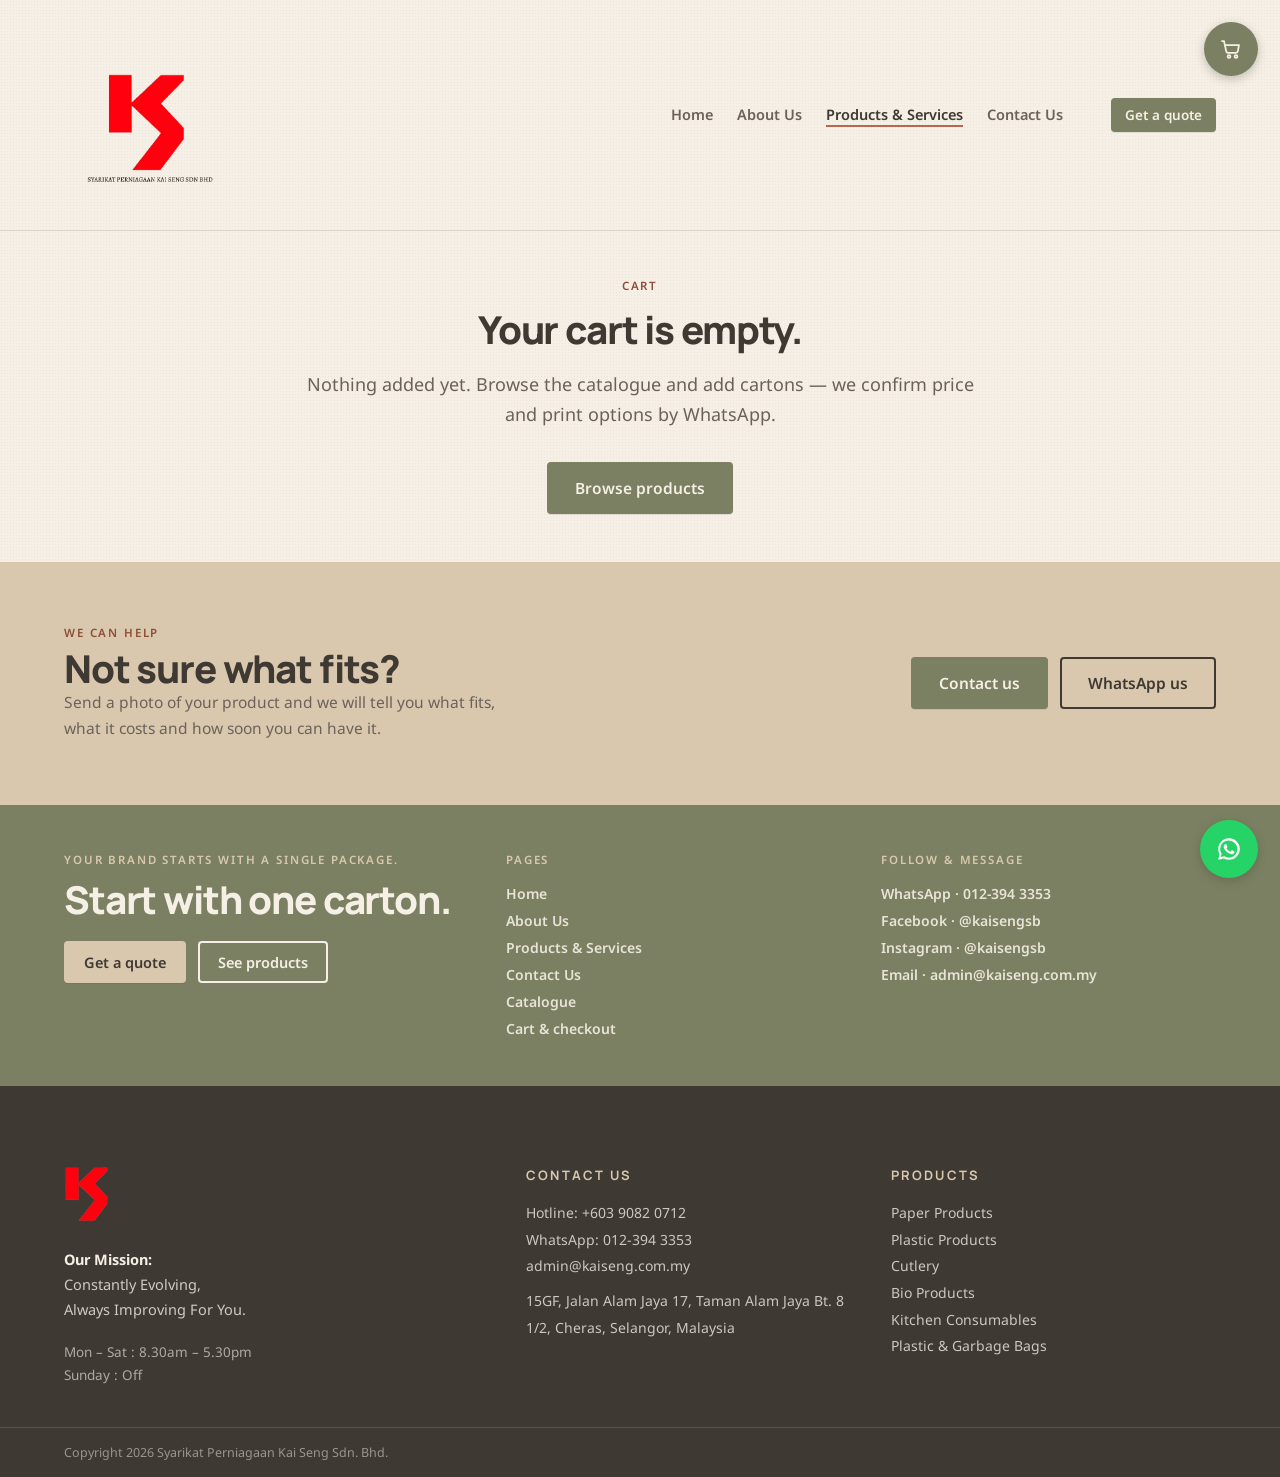
<file: checkout.html>
<!DOCTYPE html><html lang="en"><head><meta charset="utf-8"><meta name="viewport" content="width=device-width,initial-scale=1">
<title>Cart & Checkout — Kai Seng | Send your order by WhatsApp</title><meta name="description" content="Review your cartons, then send the order to Kai Seng on WhatsApp. We confirm price, printing and delivery by hand — no online payment.">
<meta name="theme-color" content="#F5EFE5"><link rel="icon" href="favicon.ico" sizes="any"><link rel="apple-touch-icon" href="assets/logo/ks-mark.png">
<meta property="og:type" content="website"><meta property="og:site_name" content="Kai Seng"><meta property="og:title" content="Cart & Checkout — Kai Seng | Send your order by WhatsApp"><meta property="og:description" content="Review your cartons, then send the order to Kai Seng on WhatsApp. We confirm price, printing and delivery by hand — no online payment."><meta property="og:image" content="assets/logo/ks-logo-full.png">
<link rel="stylesheet" href="_ds/kai-seng-design-system-ed6dd8b4-c462-4872-86d9-51d5a61e4152/tokens/fonts.css"><link rel="stylesheet" href="_ds/kai-seng-design-system-ed6dd8b4-c462-4872-86d9-51d5a61e4152/tokens/colors.css"><link rel="stylesheet" href="_ds/kai-seng-design-system-ed6dd8b4-c462-4872-86d9-51d5a61e4152/tokens/typography.css"><link rel="stylesheet" href="_ds/kai-seng-design-system-ed6dd8b4-c462-4872-86d9-51d5a61e4152/tokens/spacing.css"><link rel="stylesheet" href="_ds/kai-seng-design-system-ed6dd8b4-c462-4872-86d9-51d5a61e4152/tokens/shape.css"><link rel="stylesheet" href="_ds/kai-seng-design-system-ed6dd8b4-c462-4872-86d9-51d5a61e4152/tokens/elevation.css"><link rel="stylesheet" href="_ds/kai-seng-design-system-ed6dd8b4-c462-4872-86d9-51d5a61e4152/tokens/motion.css"><link rel="stylesheet" href="_ds/kai-seng-design-system-ed6dd8b4-c462-4872-86d9-51d5a61e4152/tokens/paper.css">
<link rel="stylesheet" href="site.css"></head><body><header class="site-head"><div class="navbar">
<a class="brand" href="index.html"><img src="assets/logo/ks-logo-full.png" alt="Syarikat Perniagaan Kai Seng Sdn Bhd" width="1050" height="1280"></a>
<nav><a href="index.html">Home</a><a href="about.html">About Us</a><a href="services.html" aria-current="page">Products & Services</a><a href="contact.html">Contact Us</a></nav>
<div class="nav-cta"><a class="btn sm" href="contact.html">Get a quote</a></div></div></header>
<main>
<section class="grain" style="padding:var(--space-10) 0"><div id="checkout"></div></section>
<section class="sand" style="padding:var(--space-11) 0"><div class="wrap" style="display:flex;align-items:center;justify-content:space-between;gap:var(--gutter-lg);flex-wrap:wrap">
<div style="max-width:52ch"><span class="eyebrow clay">We can help</span><h2 class="h2 mt3 mb4">Not sure what fits?</h2><p class="p">Send a photo of your product and we will tell you what fits, what it costs and how soon you can have it.</p></div>
<div class="btnrow"><a class="btn lg" href="contact.html">Contact us</a><a class="btn lg out" href="https://wa.me/60123943353" target="_blank" rel="noreferrer">WhatsApp us</a></div></div></section>
</main><div class="foot-band on-dark"><div class="wrap footgrid">
<div><span class="eyebrow-light">Your brand starts with a single package.</span><h2 class="h2 mt4 mb6">Start with one carton.</h2>
<div class="btnrow"><a class="btn sec" href="contact.html">Get a quote</a><a class="btn out light" href="services.html">See products</a></div></div>
<div><span class="eyebrow-light">Pages</span><div class="stack mt5" style="gap:var(--space-3)"><a class="footlink" href="index.html">Home</a><a class="footlink" href="about.html">About Us</a><a class="footlink" href="services.html">Products & Services</a><a class="footlink" href="contact.html">Contact Us</a><a class="footlink" href="services.html#catalogue">Catalogue</a><a class="footlink" href="checkout.html">Cart &amp; checkout</a></div></div>
<div><span class="eyebrow-light">Follow &amp; message</span><div class="stack mt5" style="gap:var(--space-3)"><a class="footlink" href="https://wa.me/60123943353" target="_blank" rel="noreferrer">WhatsApp · 012-394 3353</a><a class="footlink" href="https://www.facebook.com/kaisengsb/" target="_blank" rel="noreferrer">Facebook · @kaisengsb</a><a class="footlink" href="https://www.instagram.com/kaisengsb/" target="_blank" rel="noreferrer">Instagram · @kaisengsb</a><a class="footlink" href="mailto:admin@kaiseng.com.my">Email · admin@kaiseng.com.my</a></div></div>
</div></div>
<footer class="site-foot"><div class="footmain">
<div><img src="assets/logo/ks-mark.png" alt="Kai Seng mark" width="520" height="620" style="height:56px;width:auto;margin-bottom:var(--space-6)" loading="lazy">
<p class="mb6"><b style="color:var(--ks-cream)">Our Mission:</b><br>Constantly Evolving,<br>Always Improving For You.</p>
<p style="font-size:13.5px;color:rgba(245,239,229,.62)">Mon – Sat : 8.30am – 5.30pm<br>Sunday : Off</p></div>
<div><h4>Contact Us</h4><a href="tel:+60390820712">Hotline: +603 9082 0712</a><a href="https://wa.me/60123943353" target="_blank" rel="noreferrer">WhatsApp: 012-394 3353</a><a href="mailto:admin@kaiseng.com.my">admin@kaiseng.com.my</a><span style="margin-top:var(--space-3)">15GF, Jalan Alam Jaya 17, Taman Alam Jaya Bt. 8 1/2, Cheras, Selangor, Malaysia</span></div>
<div><h4>Products</h4><a href="services.html#catalogue">Paper Products</a><a href="services.html#catalogue">Plastic Products</a><a href="services.html#catalogue">Cutlery</a><a href="services.html#catalogue">Bio Products</a><a href="services.html#catalogue">Kitchen Consumables</a><a href="services.html#catalogue">Plastic &amp; Garbage Bags</a></div>
</div><div class="footbar"><div>Copyright <span data-year>2026</span> Syarikat Perniagaan Kai Seng Sdn. Bhd.</div></div></footer>
<script src="data.js"></script><script src="app.js"></script></body></html>
</file>
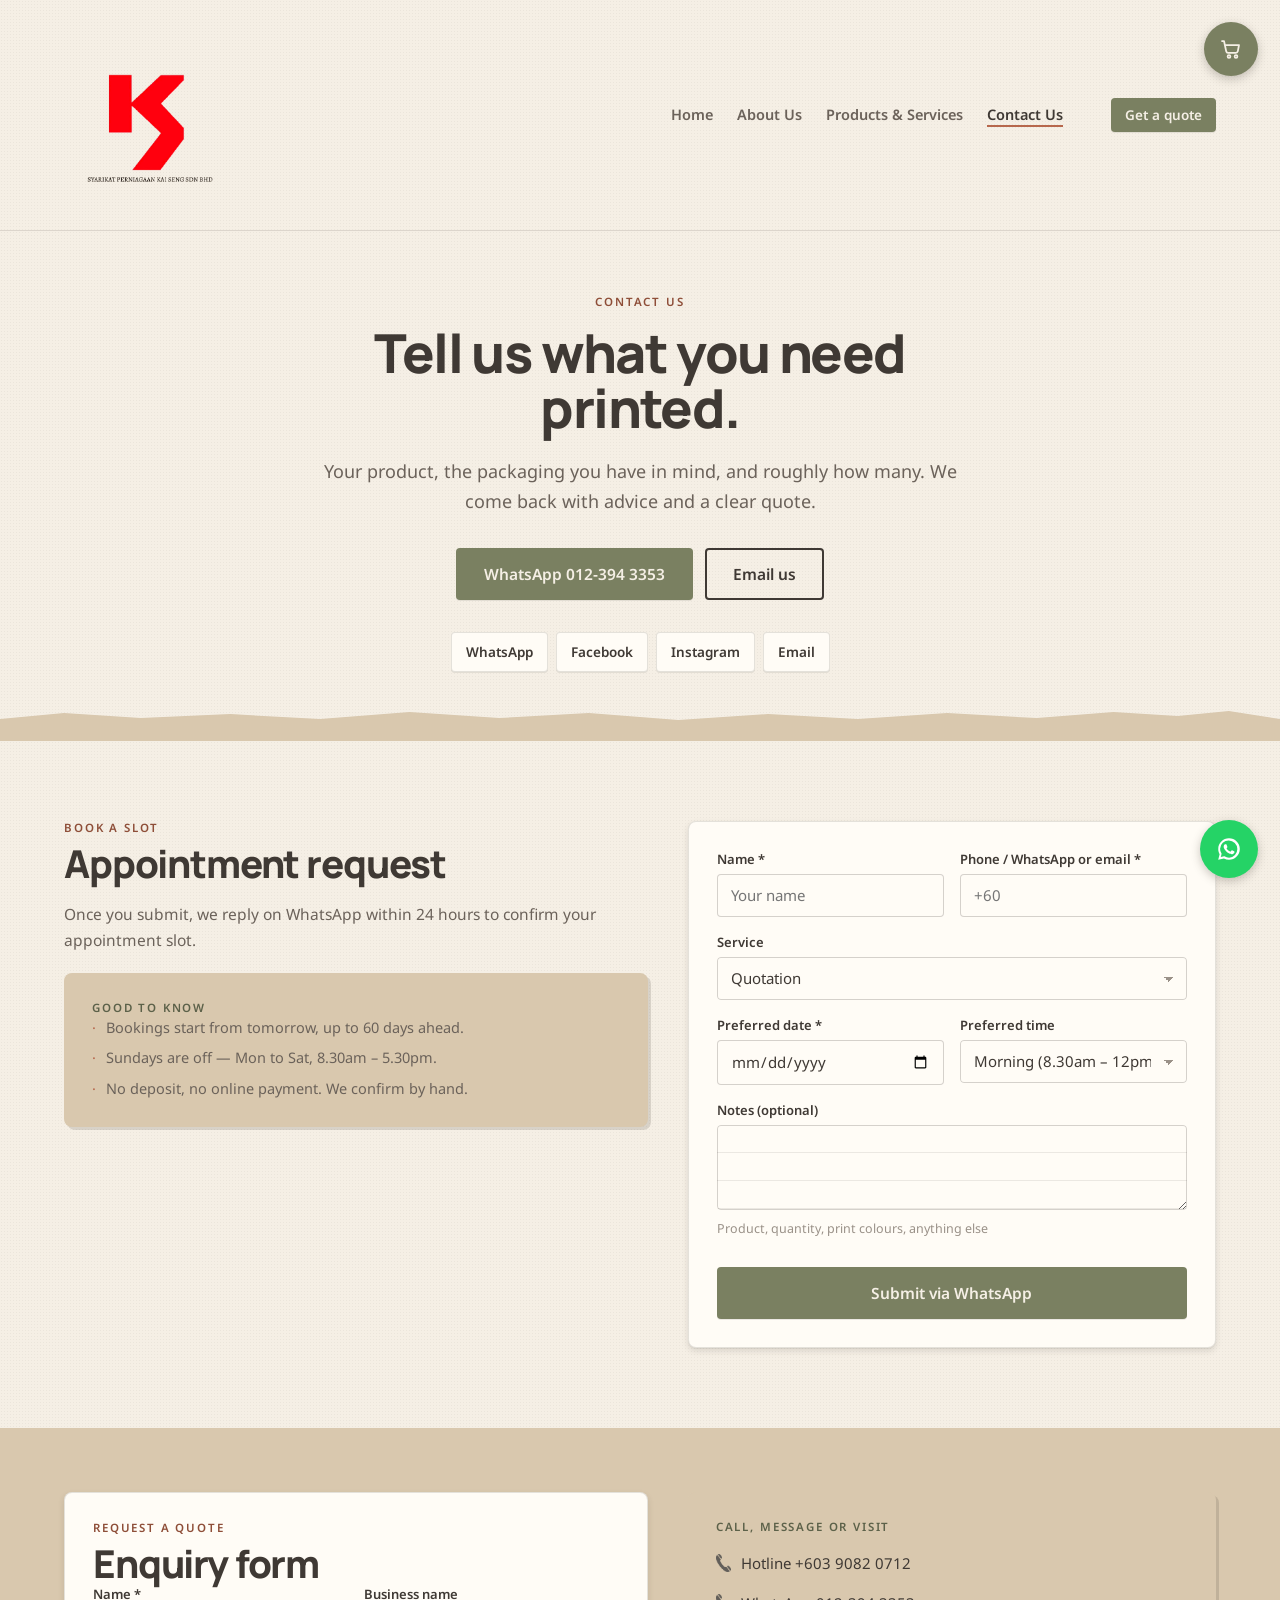
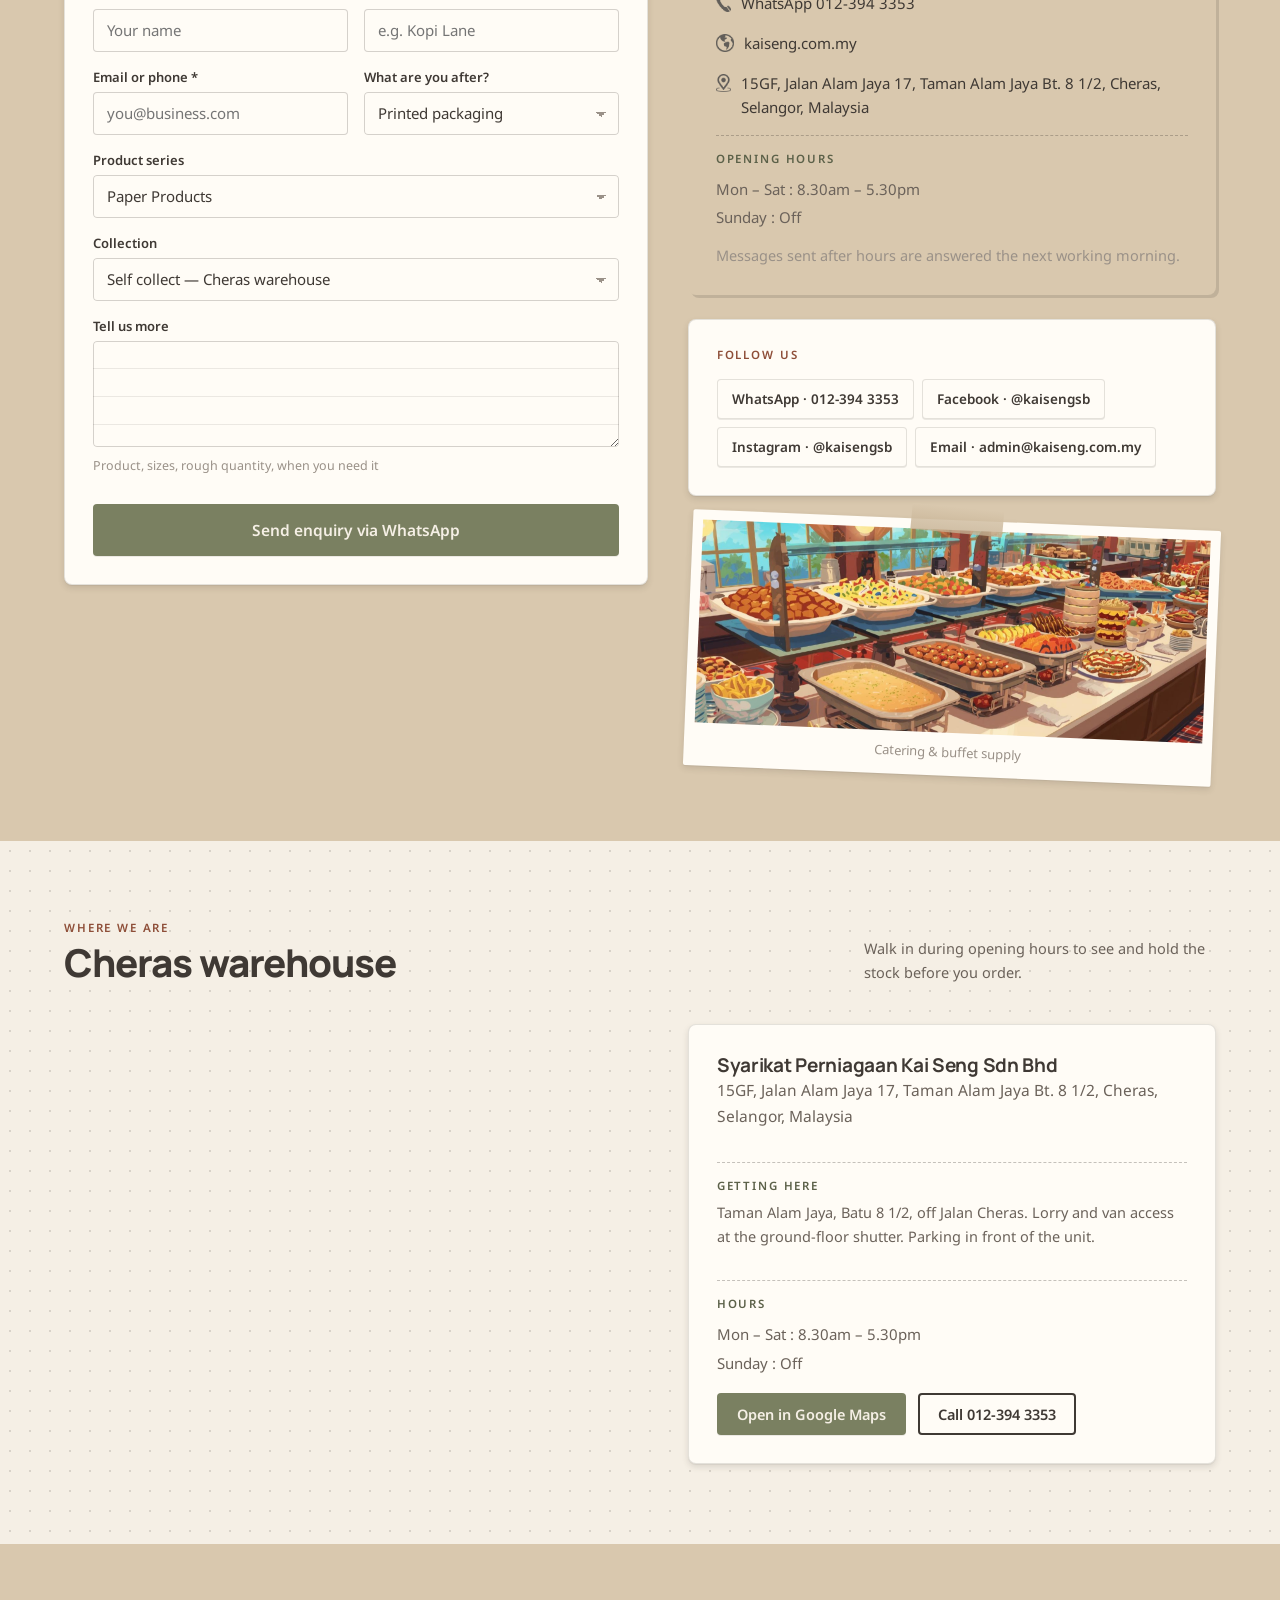
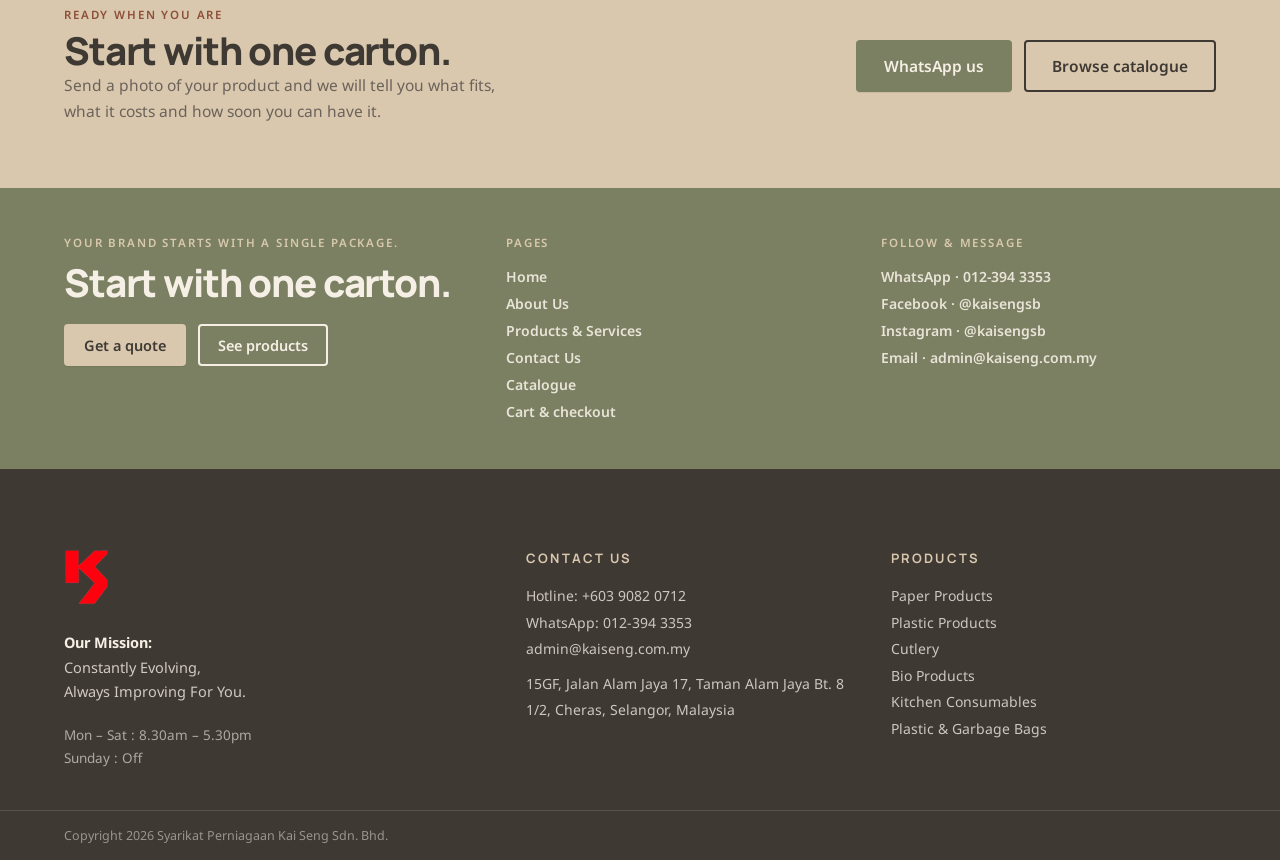
<file: contact.html>
<!DOCTYPE html><html lang="en"><head><meta charset="utf-8"><meta name="viewport" content="width=device-width,initial-scale=1">
<title>Contact Us — Kai Seng | Cheras packaging supplier</title><meta name="description" content="WhatsApp 012-394 3353 or visit our Cheras warehouse, Mon to Sat 8.30am – 5.30pm. Book an appointment for a quotation or printing service.">
<meta name="theme-color" content="#F5EFE5"><link rel="icon" href="favicon.ico" sizes="any"><link rel="apple-touch-icon" href="assets/logo/ks-mark.png">
<meta property="og:type" content="website"><meta property="og:site_name" content="Kai Seng"><meta property="og:title" content="Contact Us — Kai Seng | Cheras packaging supplier"><meta property="og:description" content="WhatsApp 012-394 3353 or visit our Cheras warehouse, Mon to Sat 8.30am – 5.30pm. Book an appointment for a quotation or printing service."><meta property="og:image" content="assets/logo/ks-logo-full.png">
<link rel="stylesheet" href="_ds/kai-seng-design-system-ed6dd8b4-c462-4872-86d9-51d5a61e4152/tokens/fonts.css"><link rel="stylesheet" href="_ds/kai-seng-design-system-ed6dd8b4-c462-4872-86d9-51d5a61e4152/tokens/colors.css"><link rel="stylesheet" href="_ds/kai-seng-design-system-ed6dd8b4-c462-4872-86d9-51d5a61e4152/tokens/typography.css"><link rel="stylesheet" href="_ds/kai-seng-design-system-ed6dd8b4-c462-4872-86d9-51d5a61e4152/tokens/spacing.css"><link rel="stylesheet" href="_ds/kai-seng-design-system-ed6dd8b4-c462-4872-86d9-51d5a61e4152/tokens/shape.css"><link rel="stylesheet" href="_ds/kai-seng-design-system-ed6dd8b4-c462-4872-86d9-51d5a61e4152/tokens/elevation.css"><link rel="stylesheet" href="_ds/kai-seng-design-system-ed6dd8b4-c462-4872-86d9-51d5a61e4152/tokens/motion.css"><link rel="stylesheet" href="_ds/kai-seng-design-system-ed6dd8b4-c462-4872-86d9-51d5a61e4152/tokens/paper.css">
<link rel="stylesheet" href="site.css"></head><body><header class="site-head"><div class="navbar">
<a class="brand" href="index.html"><img src="assets/logo/ks-logo-full.png" alt="Syarikat Perniagaan Kai Seng Sdn Bhd" width="1050" height="1280"></a>
<nav><a href="index.html">Home</a><a href="about.html">About Us</a><a href="services.html">Products & Services</a><a href="contact.html" aria-current="page">Contact Us</a></nav>
<div class="nav-cta"><a class="btn sm" href="contact.html">Get a quote</a></div></div></header>
<main>
<section class="grain"><div class="narrow center" style="padding:var(--space-11) var(--gutter) var(--space-9)">
<span class="eyebrow clay">Contact us</span><h1 class="h1 sm">Tell us what you need printed.</h1>
<p class="lead mb8">Your product, the packaging you have in mind, and roughly how many. We come back with advice and a clear quote.</p>
<div class="btnrow" style="justify-content:center"><a class="btn lg" href="https://wa.me/60123943353" target="_blank" rel="noreferrer">WhatsApp 012-394 3353</a><a class="btn lg out" href="mailto:admin@kaiseng.com.my">Email us</a></div>
<div class="tagrow mt8" style="justify-content:center"><a class="social" href="https://wa.me/60123943353" target="_blank" rel="noreferrer">WhatsApp</a><a class="social" href="https://www.facebook.com/kaisengsb/" target="_blank" rel="noreferrer">Facebook</a><a class="social" href="https://www.instagram.com/kaisengsb/" target="_blank" rel="noreferrer">Instagram</a><a class="social" href="mailto:admin@kaiseng.com.my">Email</a></div>
</div><div class="torn"></div></section>

<section class="sec grain" id="booking"><div class="wrap split" style="align-items:start">
<div><span class="eyebrow clay">Book a slot</span><h2 class="h2 mt3 mb5">Appointment request</h2>
<p class="p mb6">Once you submit, we reply on WhatsApp within 24 hours to confirm your appointment slot.</p>
<div class="card kraft"><span class="eyebrow">Good to know</span><ul class="ticks mt4">
<li>Bookings start from tomorrow, up to 60 days ahead.</li><li>Sundays are off — Mon to Sat, 8.30am – 5.30pm.</li><li>No deposit, no online payment. We confirm by hand.</li></ul></div></div>
<div class="card" id="booking-form">
<div class="grid g2" style="gap:var(--space-5)">
<label class="field" data-f="name"><span>Name *</span><input placeholder="Your name"><em>Please enter your name.</em></label>
<label class="field" data-f="contact"><span>Phone / WhatsApp or email *</span><input placeholder="+60"><em>Please enter a phone number or email.</em></label>
<label class="field" data-f="service" style="grid-column:1/-1"><span>Service</span><select><option>Quotation</option><option>Printing service</option></select></label>
<label class="field" data-f="date"><span>Preferred date *</span><input type="date"><em>Please choose a date.</em></label>
<label class="field" data-f="time"><span>Preferred time</span><select><option>Morning (8.30am – 12pm)</option><option>Afternoon (2pm – 5.30pm)</option></select></label>
<label class="field" data-f="notes" style="grid-column:1/-1"><span>Notes (optional)</span><textarea rows="3"></textarea><span class="hint">Product, quantity, print colours, anything else</span></label>
</div>
<div class="mt7"><button class="btn lg full" type="button" id="booking-send">Submit via WhatsApp</button></div>
<p class="formerr" id="booking-err">Please complete the highlighted fields above.</p></div>
</div></section>

<section class="sand" style="padding:var(--space-11) 0" id="enquiry"><div class="wrap split" style="align-items:start">
<div class="card" id="enquiry-form">
<span class="eyebrow clay">Request a quote</span><h2 class="h2 mt3 mb7">Enquiry form</h2>
<div class="grid g2" style="gap:var(--space-5)">
<label class="field" data-f="name"><span>Name *</span><input placeholder="Your name"><em>Please enter your name.</em></label>
<label class="field" data-f="business"><span>Business name</span><input placeholder="e.g. Kopi Lane"></label>
<label class="field" data-f="contact"><span>Email or phone *</span><input placeholder="you@business.com"><em>Please enter a contact.</em></label>
<label class="field" data-f="want"><span>What are you after?</span><select><option>Printed packaging</option><option>Plain stock by the carton</option><option>Test print first</option><option>Brand design help</option><option>Not sure yet</option></select></label>
<label class="field" data-f="series" style="grid-column:1/-1"><span>Product series</span><select><option>Paper Products</option><option>Plastic Products</option><option>Cutlery</option><option>Bio Products</option><option>Kitchen Consumables</option><option>Plastic &amp; Garbage Bags</option></select></label>
<label class="field" data-f="collect" style="grid-column:1/-1"><span>Collection</span><select><option>Self collect — Cheras warehouse</option><option>Delivery — Klang Valley</option><option>Courier — East Malaysia</option></select></label>
<label class="field" data-f="details" style="grid-column:1/-1"><span>Tell us more</span><textarea rows="4"></textarea><span class="hint">Product, sizes, rough quantity, when you need it</span></label>
</div>
<div class="mt7"><button class="btn lg full" type="button" id="enquiry-send">Send enquiry via WhatsApp</button></div>
<p class="formerr" id="enquiry-err">Please complete the highlighted fields.</p></div>
<div class="stack-lg">
<div class="card kraft"><span class="eyebrow">Call, message or visit</span>
<div class="stack mt5" style="gap:var(--space-5);font:400 15px/1.6 var(--font-body);color:var(--text-heading)">
<span><img src="assets/icons/phone.png" alt="" width="696" height="800" style="height:18px;width:auto;vertical-align:-3px;margin-right:10px;opacity:.8" loading="lazy">Hotline +603 9082 0712</span>
<span><img src="assets/icons/phone.png" alt="" width="696" height="800" style="height:18px;width:auto;vertical-align:-3px;margin-right:10px;opacity:.8" loading="lazy">WhatsApp 012-394 3353</span>
<span><img src="assets/icons/globe.png" alt="" width="696" height="800" style="height:18px;width:auto;vertical-align:-3px;margin-right:10px;opacity:.8" loading="lazy">kaiseng.com.my</span>
<span style="display:flex;gap:10px"><img src="assets/icons/pin.png" alt="" width="696" height="800" style="height:18px;width:auto;margin-top:3px;opacity:.8" loading="lazy">15GF, Jalan Alam Jaya 17, Taman Alam Jaya Bt. 8 1/2, Cheras, Selangor, Malaysia</span></div>
<div class="ruled"><span class="eyebrow">Opening hours</span>
<div class="mt3" style="font:400 15px/1.9 var(--font-body);color:var(--text-body)">Mon – Sat : 8.30am – 5.30pm<br>Sunday : Off</div>
<p class="p-sm muted mt4">Messages sent after hours are answered the next working morning.</p></div></div>
<div class="card"><span class="eyebrow clay">Follow us</span><div class="tagrow mt5"><a class="social" href="https://wa.me/60123943353" target="_blank" rel="noreferrer">WhatsApp · 012-394 3353</a><a class="social" href="https://www.facebook.com/kaisengsb/" target="_blank" rel="noreferrer">Facebook · @kaisengsb</a><a class="social" href="https://www.instagram.com/kaisengsb/" target="_blank" rel="noreferrer">Instagram · @kaisengsb</a><a class="social" href="mailto:admin@kaiseng.com.my">Email · admin@kaiseng.com.my</a></div></div>
<div class="sticker kraft" style="rotate:2.4deg"><img src="assets/imagery/scene-buffet.png" alt="Illustrated catering buffet line" width="1600" height="637" loading="lazy"><div class="wallcap">Catering &amp; buffet supply</div></div>
</div></div></section>

<section class="sec dots" id="location"><div class="wrap">
<div class="headrow"><div><span class="eyebrow clay">Where we are</span><h2 class="h2 mt3">Cheras warehouse</h2></div><p class="p-sm">Walk in during opening hours to see and hold the stock before you order.</p></div>
<div class="split" style="align-items:stretch">
<iframe class="mapframe" src="https://maps.google.com/maps?q=Jalan%20Alam%20Jaya%2017%20Taman%20Alam%20Jaya%20Cheras%20Selangor&z=15&output=embed" title="Kai Seng warehouse location map" loading="lazy" referrerpolicy="no-referrer-when-downgrade"></iframe>
<div class="card" style="display:flex;flex-direction:column;gap:var(--space-5)">
<div><h3 class="h3 mb3">Syarikat Perniagaan Kai Seng Sdn Bhd</h3><p class="p">15GF, Jalan Alam Jaya 17, Taman Alam Jaya Bt. 8 1/2, Cheras, Selangor, Malaysia</p></div>
<div class="ruled"><span class="eyebrow">Getting here</span><p class="p-sm mt3">Taman Alam Jaya, Batu 8 1/2, off Jalan Cheras. Lorry and van access at the ground-floor shutter. Parking in front of the unit.</p></div>
<div class="ruled"><span class="eyebrow">Hours</span><div class="mt3" style="font:400 15px/1.9 var(--font-body);color:var(--text-body)">Mon – Sat : 8.30am – 5.30pm<br>Sunday : Off</div></div>
<div class="btnrow" style="margin-top:auto"><a class="btn" href="https://maps.app.goo.gl/uLKqzJNF4qdNSqXFA" target="_blank" rel="noreferrer">Open in Google Maps</a><a class="btn out" href="tel:+60123943353">Call 012-394 3353</a></div>
</div></div></div></section>

<section class="sand" style="padding:var(--space-11) 0"><div class="wrap" style="display:flex;align-items:center;justify-content:space-between;gap:var(--gutter-lg);flex-wrap:wrap">
<div style="max-width:52ch"><span class="eyebrow clay">Ready when you are</span><h2 class="h2 mt3 mb4">Start with one carton.</h2><p class="p">Send a photo of your product and we will tell you what fits, what it costs and how soon you can have it.</p></div>
<div class="btnrow"><a class="btn lg" href="https://wa.me/60123943353" target="_blank" rel="noreferrer">WhatsApp us</a><a class="btn lg out" href="services.html#catalogue">Browse catalogue</a></div></div></section>
</main><div class="foot-band on-dark"><div class="wrap footgrid">
<div><span class="eyebrow-light">Your brand starts with a single package.</span><h2 class="h2 mt4 mb6">Start with one carton.</h2>
<div class="btnrow"><a class="btn sec" href="contact.html">Get a quote</a><a class="btn out light" href="services.html">See products</a></div></div>
<div><span class="eyebrow-light">Pages</span><div class="stack mt5" style="gap:var(--space-3)"><a class="footlink" href="index.html">Home</a><a class="footlink" href="about.html">About Us</a><a class="footlink" href="services.html">Products & Services</a><a class="footlink" href="contact.html">Contact Us</a><a class="footlink" href="services.html#catalogue">Catalogue</a><a class="footlink" href="checkout.html">Cart &amp; checkout</a></div></div>
<div><span class="eyebrow-light">Follow &amp; message</span><div class="stack mt5" style="gap:var(--space-3)"><a class="footlink" href="https://wa.me/60123943353" target="_blank" rel="noreferrer">WhatsApp · 012-394 3353</a><a class="footlink" href="https://www.facebook.com/kaisengsb/" target="_blank" rel="noreferrer">Facebook · @kaisengsb</a><a class="footlink" href="https://www.instagram.com/kaisengsb/" target="_blank" rel="noreferrer">Instagram · @kaisengsb</a><a class="footlink" href="mailto:admin@kaiseng.com.my">Email · admin@kaiseng.com.my</a></div></div>
</div></div>
<footer class="site-foot"><div class="footmain">
<div><img src="assets/logo/ks-mark.png" alt="Kai Seng mark" width="520" height="620" style="height:56px;width:auto;margin-bottom:var(--space-6)" loading="lazy">
<p class="mb6"><b style="color:var(--ks-cream)">Our Mission:</b><br>Constantly Evolving,<br>Always Improving For You.</p>
<p style="font-size:13.5px;color:rgba(245,239,229,.62)">Mon – Sat : 8.30am – 5.30pm<br>Sunday : Off</p></div>
<div><h4>Contact Us</h4><a href="tel:+60390820712">Hotline: +603 9082 0712</a><a href="https://wa.me/60123943353" target="_blank" rel="noreferrer">WhatsApp: 012-394 3353</a><a href="mailto:admin@kaiseng.com.my">admin@kaiseng.com.my</a><span style="margin-top:var(--space-3)">15GF, Jalan Alam Jaya 17, Taman Alam Jaya Bt. 8 1/2, Cheras, Selangor, Malaysia</span></div>
<div><h4>Products</h4><a href="services.html#catalogue">Paper Products</a><a href="services.html#catalogue">Plastic Products</a><a href="services.html#catalogue">Cutlery</a><a href="services.html#catalogue">Bio Products</a><a href="services.html#catalogue">Kitchen Consumables</a><a href="services.html#catalogue">Plastic &amp; Garbage Bags</a></div>
</div><div class="footbar"><div>Copyright <span data-year>2026</span> Syarikat Perniagaan Kai Seng Sdn. Bhd.</div></div></footer>
<script src="data.js"></script><script src="app.js"></script></body></html>
</file>
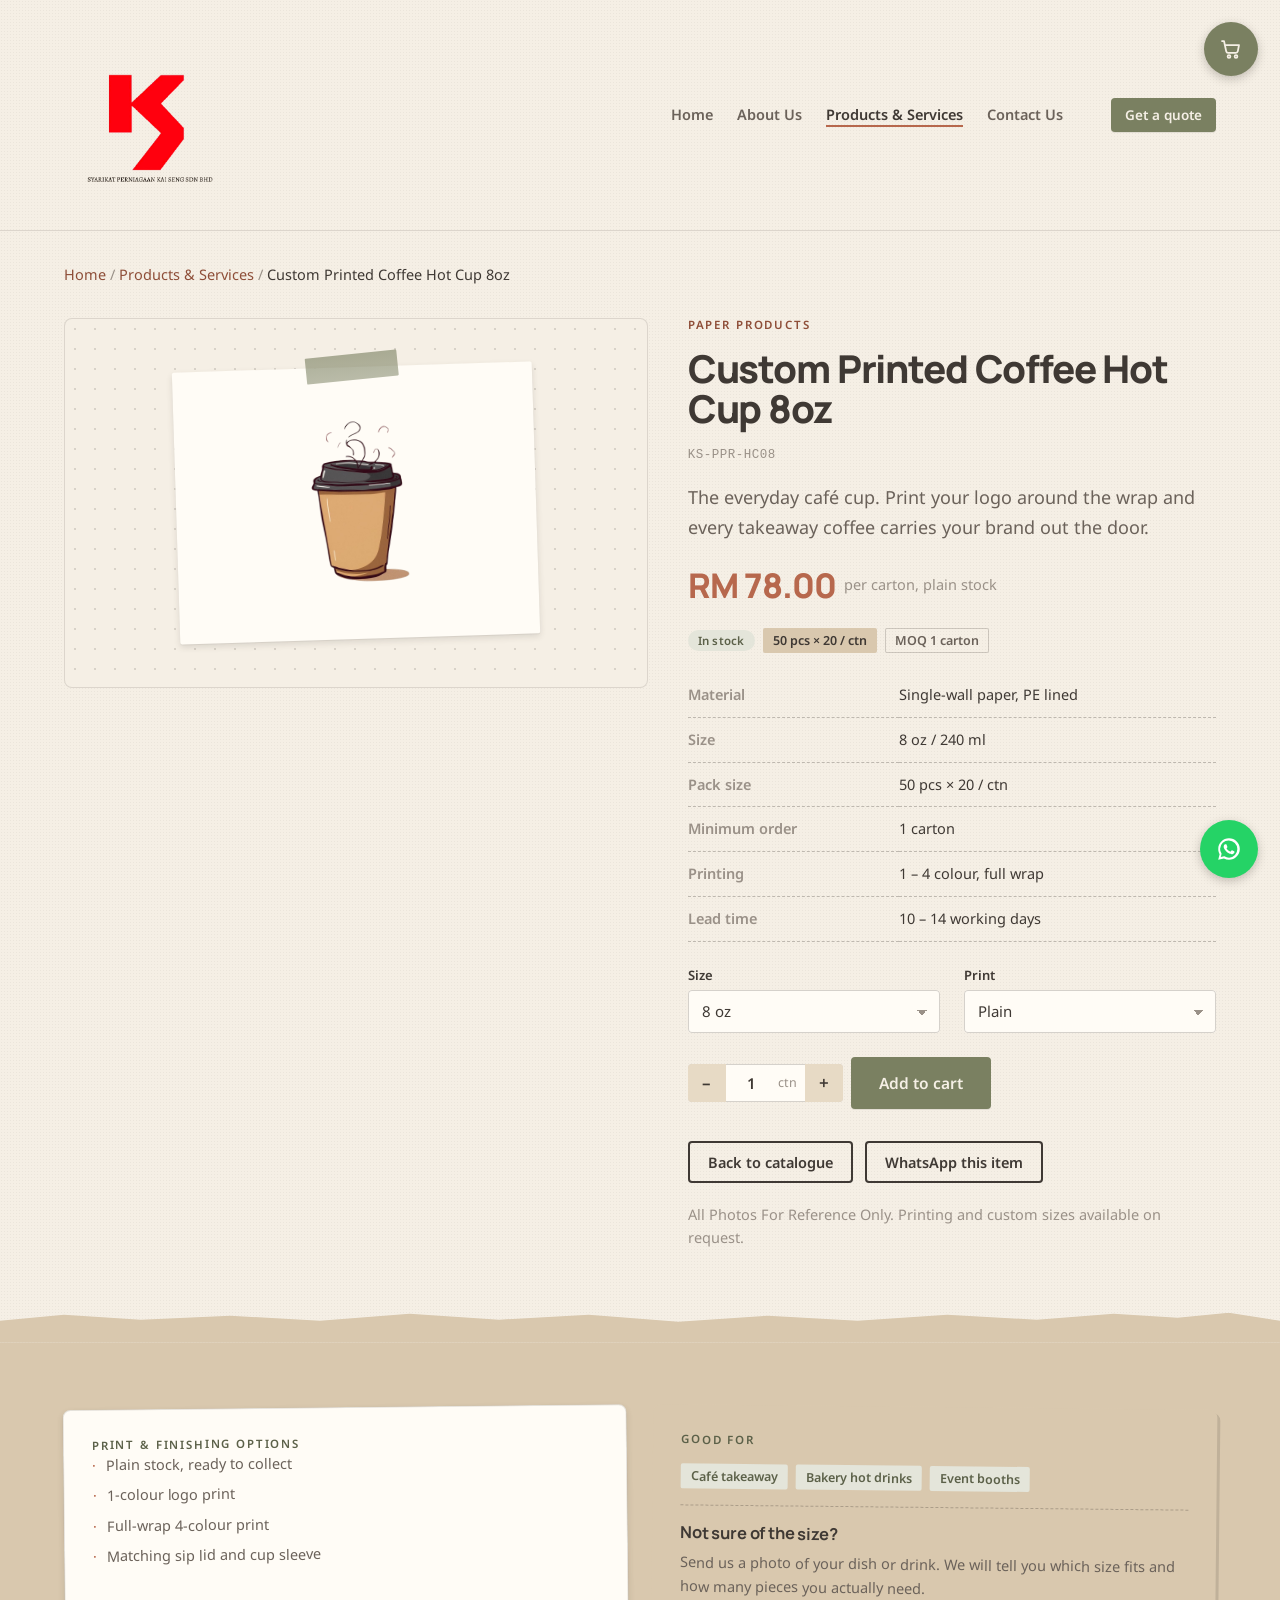
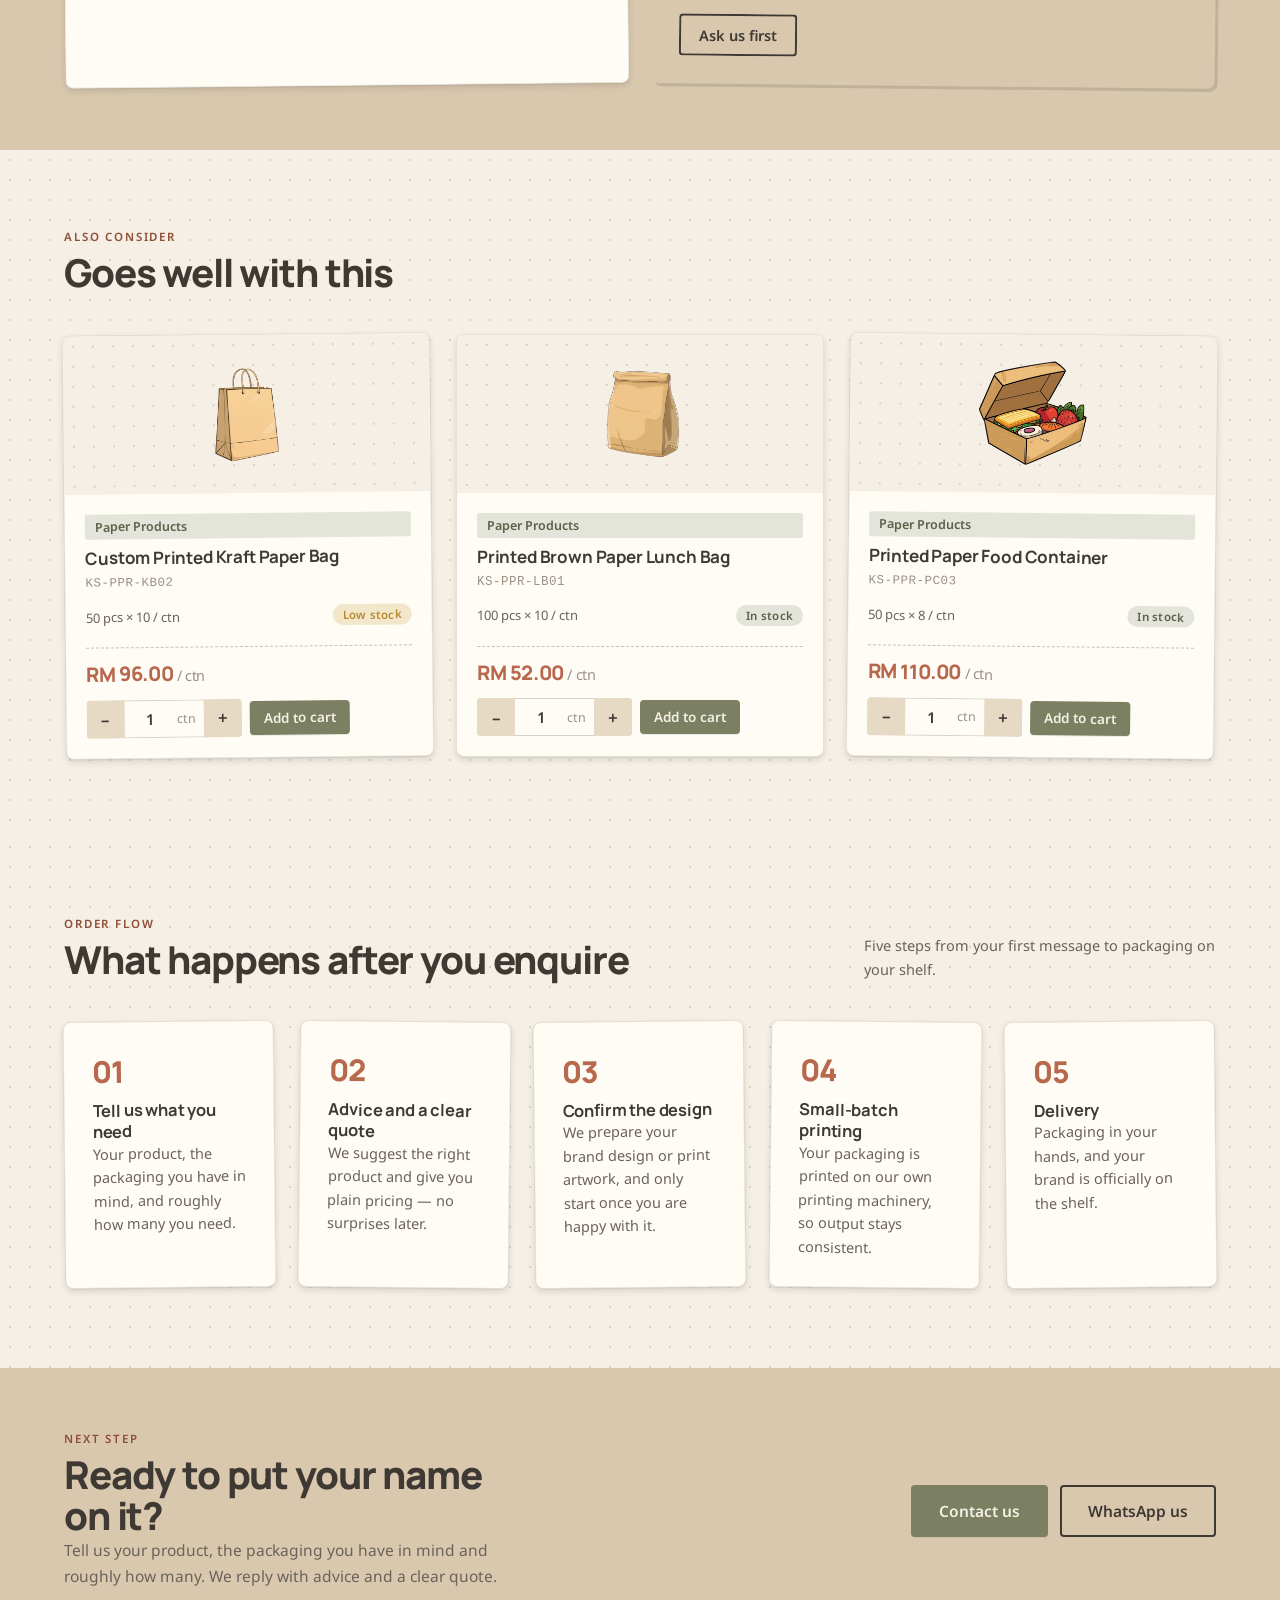
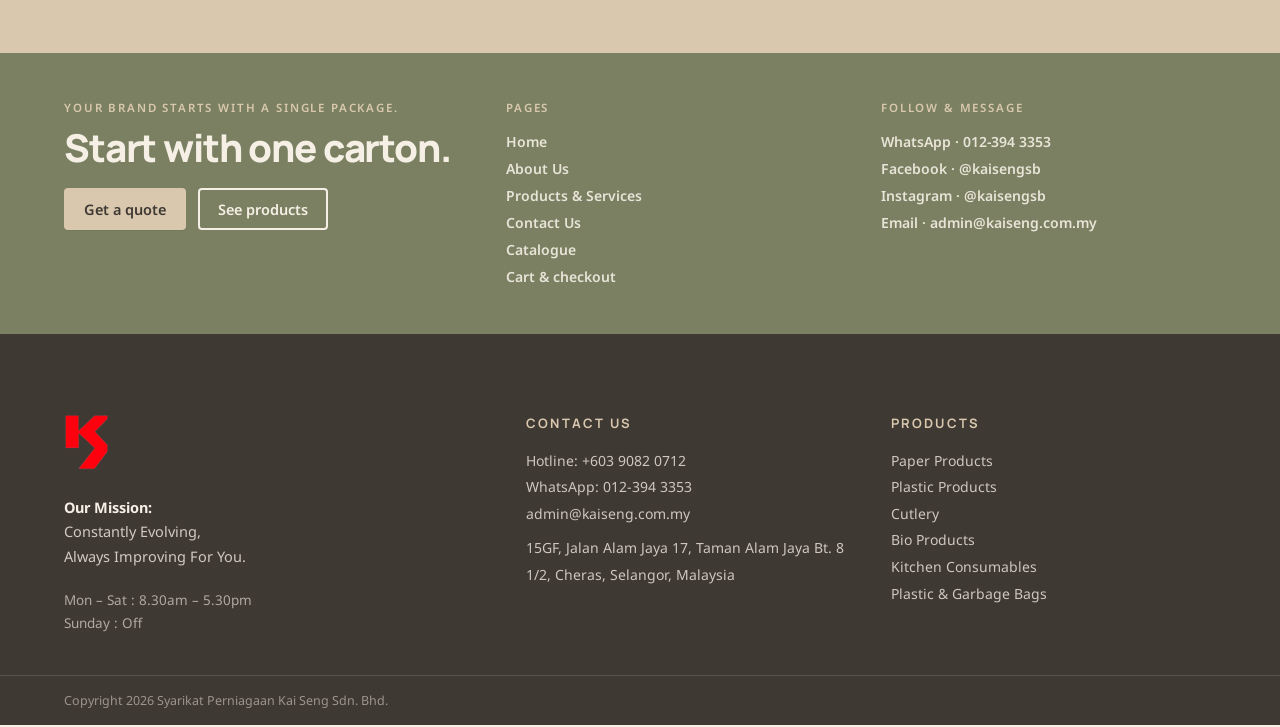
<file: product-detail.html>
<!DOCTYPE html><html lang="en"><head><meta charset="utf-8"><meta name="viewport" content="width=device-width,initial-scale=1">
<title>Product — Kai Seng | Custom printed food packaging</title><meta name="description" content="Specs, print options, pack size and lead time for Kai Seng food packaging — printed with your own brand from one carton.">
<meta name="theme-color" content="#F5EFE5"><link rel="icon" href="favicon.ico" sizes="any"><link rel="apple-touch-icon" href="assets/logo/ks-mark.png">
<meta property="og:type" content="website"><meta property="og:site_name" content="Kai Seng"><meta property="og:title" content="Product — Kai Seng | Custom printed food packaging"><meta property="og:description" content="Specs, print options, pack size and lead time for Kai Seng food packaging — printed with your own brand from one carton."><meta property="og:image" content="assets/logo/ks-logo-full.png">
<link rel="stylesheet" href="_ds/kai-seng-design-system-ed6dd8b4-c462-4872-86d9-51d5a61e4152/tokens/fonts.css"><link rel="stylesheet" href="_ds/kai-seng-design-system-ed6dd8b4-c462-4872-86d9-51d5a61e4152/tokens/colors.css"><link rel="stylesheet" href="_ds/kai-seng-design-system-ed6dd8b4-c462-4872-86d9-51d5a61e4152/tokens/typography.css"><link rel="stylesheet" href="_ds/kai-seng-design-system-ed6dd8b4-c462-4872-86d9-51d5a61e4152/tokens/spacing.css"><link rel="stylesheet" href="_ds/kai-seng-design-system-ed6dd8b4-c462-4872-86d9-51d5a61e4152/tokens/shape.css"><link rel="stylesheet" href="_ds/kai-seng-design-system-ed6dd8b4-c462-4872-86d9-51d5a61e4152/tokens/elevation.css"><link rel="stylesheet" href="_ds/kai-seng-design-system-ed6dd8b4-c462-4872-86d9-51d5a61e4152/tokens/motion.css"><link rel="stylesheet" href="_ds/kai-seng-design-system-ed6dd8b4-c462-4872-86d9-51d5a61e4152/tokens/paper.css">
<link rel="stylesheet" href="site.css"></head><body><header class="site-head"><div class="navbar">
<a class="brand" href="index.html"><img src="assets/logo/ks-logo-full.png" alt="Syarikat Perniagaan Kai Seng Sdn Bhd" width="1050" height="1280"></a>
<nav><a href="index.html">Home</a><a href="about.html">About Us</a><a href="services.html" aria-current="page">Products & Services</a><a href="contact.html">Contact Us</a></nav>
<div class="nav-cta"><a class="btn sm" href="contact.html">Get a quote</a></div></div></header>
<main>
<section class="grain"><div class="wrap" style="padding:var(--space-8) var(--gutter) 0">
<p class="p-sm muted"><a href="index.html">Home</a> / <a href="services.html#catalogue">Products &amp; Services</a> / <span id="crumb-name" style="color:var(--text-heading)">Product</span></p></div>
<div class="wrap" style="padding:var(--space-8) var(--gutter) var(--space-11)" id="product-detail"></div>
<div class="torn"></div></section>
<section class="sand" style="padding:var(--space-11) 0"><div class="wrap" id="product-extra"></div></section>
<section class="sec dots"><div class="wrap">
<div class="headrow"><div><span class="eyebrow clay">Also consider</span><h2 class="h2 mt3">Goes well with this</h2></div></div>
<div class="grid g3" id="product-related"></div></div></section>
<section class="sec dots"><div class="wrap">
<div class="headrow"><div><span class="eyebrow clay">Order flow</span><h2 class="h2 mt3">What happens after you enquire</h2></div><p class="p-sm">Five steps from your first message to packaging on your shelf.</p></div>
<div class="grid g5"><div class="card lift tilt-a"><span class="stepnum">01</span><h3 class="h4 mb3">Tell us what you need</h3><p class="p-sm">Your product, the packaging you have in mind, and roughly how many you need.</p></div><div class="card lift tilt-b"><span class="stepnum">02</span><h3 class="h4 mb3">Advice and a clear quote</h3><p class="p-sm">We suggest the right product and give you plain pricing — no surprises later.</p></div><div class="card lift tilt-a"><span class="stepnum">03</span><h3 class="h4 mb3">Confirm the design</h3><p class="p-sm">We prepare your brand design or print artwork, and only start once you are happy with it.</p></div><div class="card lift tilt-b"><span class="stepnum">04</span><h3 class="h4 mb3">Small-batch printing</h3><p class="p-sm">Your packaging is printed on our own printing machinery, so output stays consistent.</p></div><div class="card lift tilt-a"><span class="stepnum">05</span><h3 class="h4 mb3">Delivery</h3><p class="p-sm">Packaging in your hands, and your brand is officially on the shelf.</p></div></div></div></section>
<section class="sand" style="padding:var(--space-11) 0"><div class="wrap" style="display:flex;align-items:center;justify-content:space-between;gap:var(--gutter-lg);flex-wrap:wrap">
<div style="max-width:52ch"><span class="eyebrow clay">Next step</span><h2 class="h2 mt3 mb4">Ready to put your name on it?</h2><p class="p">Tell us your product, the packaging you have in mind and roughly how many. We reply with advice and a clear quote.</p></div>
<div class="btnrow"><a class="btn lg" href="contact.html">Contact us</a><a class="btn lg out" href="https://wa.me/60123943353" target="_blank" rel="noreferrer">WhatsApp us</a></div></div></section>
</main><div class="foot-band on-dark"><div class="wrap footgrid">
<div><span class="eyebrow-light">Your brand starts with a single package.</span><h2 class="h2 mt4 mb6">Start with one carton.</h2>
<div class="btnrow"><a class="btn sec" href="contact.html">Get a quote</a><a class="btn out light" href="services.html">See products</a></div></div>
<div><span class="eyebrow-light">Pages</span><div class="stack mt5" style="gap:var(--space-3)"><a class="footlink" href="index.html">Home</a><a class="footlink" href="about.html">About Us</a><a class="footlink" href="services.html">Products & Services</a><a class="footlink" href="contact.html">Contact Us</a><a class="footlink" href="services.html#catalogue">Catalogue</a><a class="footlink" href="checkout.html">Cart &amp; checkout</a></div></div>
<div><span class="eyebrow-light">Follow &amp; message</span><div class="stack mt5" style="gap:var(--space-3)"><a class="footlink" href="https://wa.me/60123943353" target="_blank" rel="noreferrer">WhatsApp · 012-394 3353</a><a class="footlink" href="https://www.facebook.com/kaisengsb/" target="_blank" rel="noreferrer">Facebook · @kaisengsb</a><a class="footlink" href="https://www.instagram.com/kaisengsb/" target="_blank" rel="noreferrer">Instagram · @kaisengsb</a><a class="footlink" href="mailto:admin@kaiseng.com.my">Email · admin@kaiseng.com.my</a></div></div>
</div></div>
<footer class="site-foot"><div class="footmain">
<div><img src="assets/logo/ks-mark.png" alt="Kai Seng mark" width="520" height="620" style="height:56px;width:auto;margin-bottom:var(--space-6)" loading="lazy">
<p class="mb6"><b style="color:var(--ks-cream)">Our Mission:</b><br>Constantly Evolving,<br>Always Improving For You.</p>
<p style="font-size:13.5px;color:rgba(245,239,229,.62)">Mon – Sat : 8.30am – 5.30pm<br>Sunday : Off</p></div>
<div><h4>Contact Us</h4><a href="tel:+60390820712">Hotline: +603 9082 0712</a><a href="https://wa.me/60123943353" target="_blank" rel="noreferrer">WhatsApp: 012-394 3353</a><a href="mailto:admin@kaiseng.com.my">admin@kaiseng.com.my</a><span style="margin-top:var(--space-3)">15GF, Jalan Alam Jaya 17, Taman Alam Jaya Bt. 8 1/2, Cheras, Selangor, Malaysia</span></div>
<div><h4>Products</h4><a href="services.html#catalogue">Paper Products</a><a href="services.html#catalogue">Plastic Products</a><a href="services.html#catalogue">Cutlery</a><a href="services.html#catalogue">Bio Products</a><a href="services.html#catalogue">Kitchen Consumables</a><a href="services.html#catalogue">Plastic &amp; Garbage Bags</a></div>
</div><div class="footbar"><div>Copyright <span data-year>2026</span> Syarikat Perniagaan Kai Seng Sdn. Bhd.</div></div></footer>
<script src="data.js"></script><script src="app.js"></script></body></html>
</file>
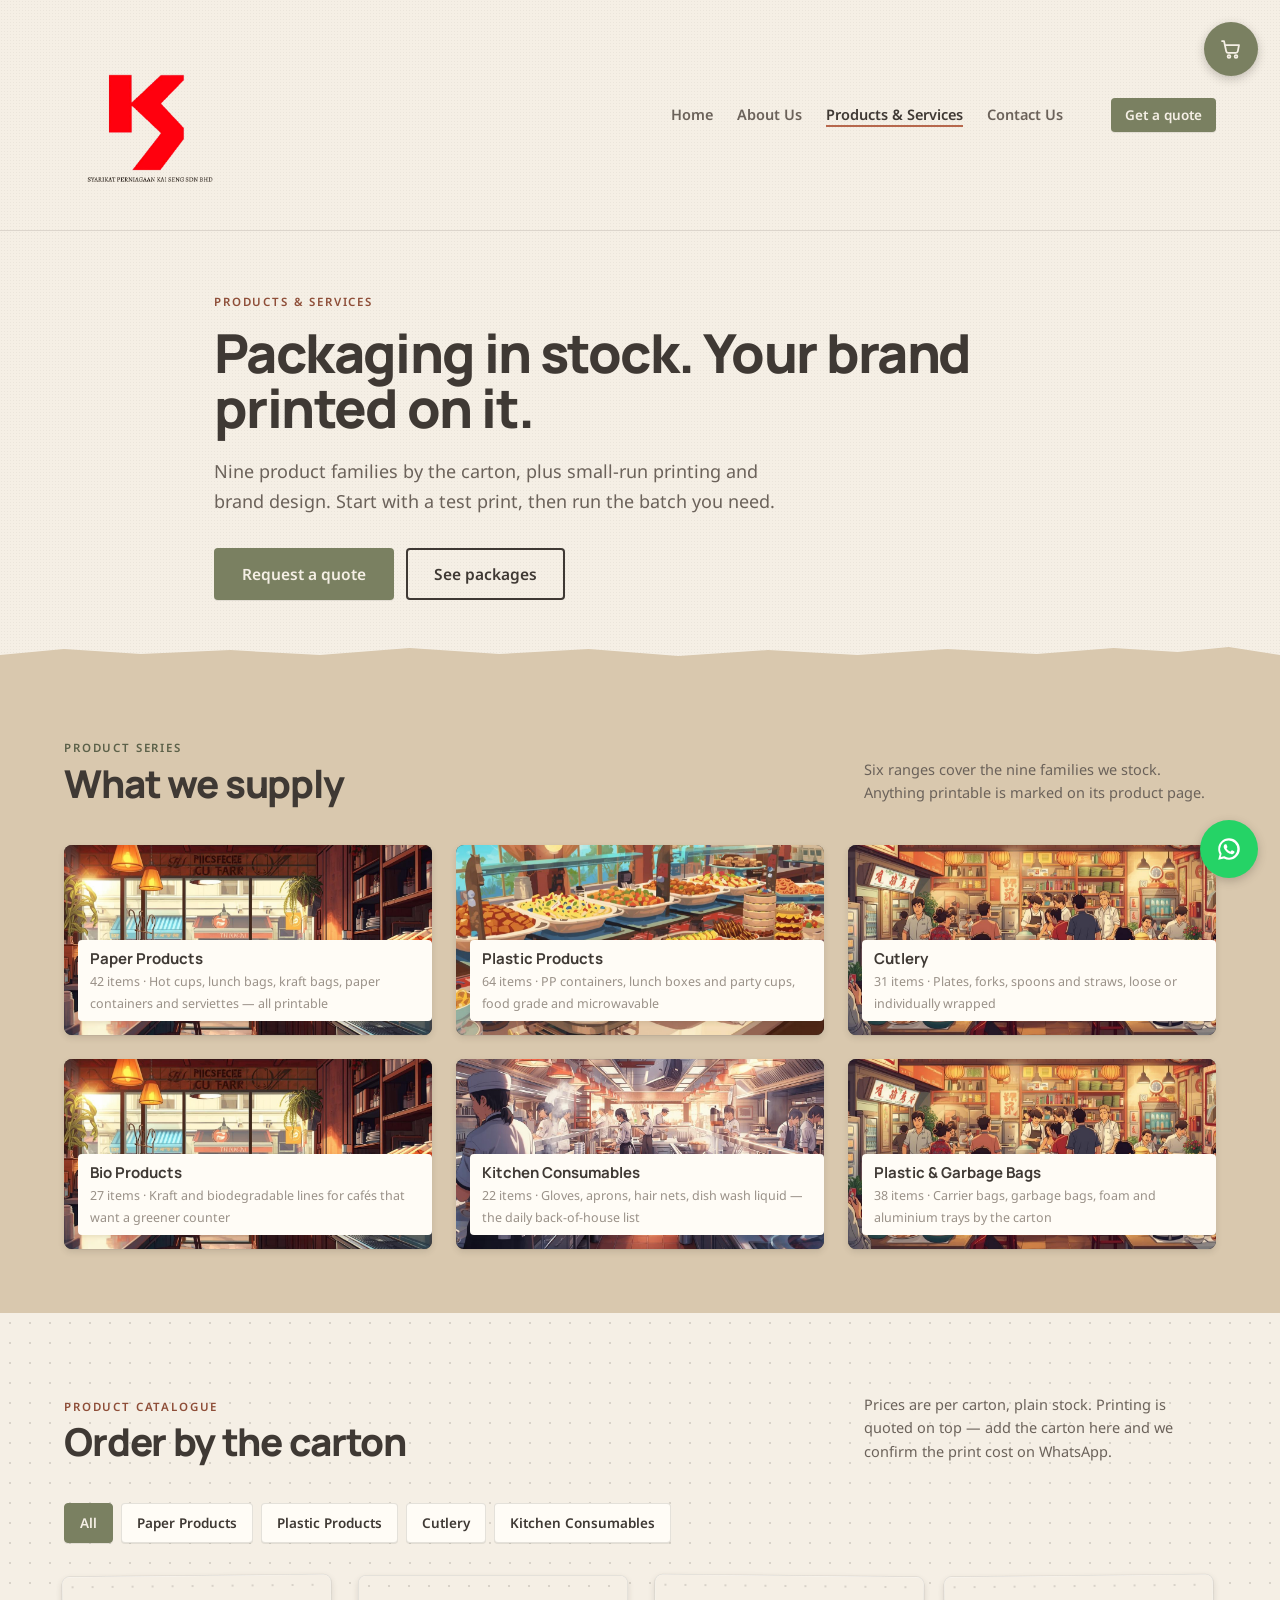
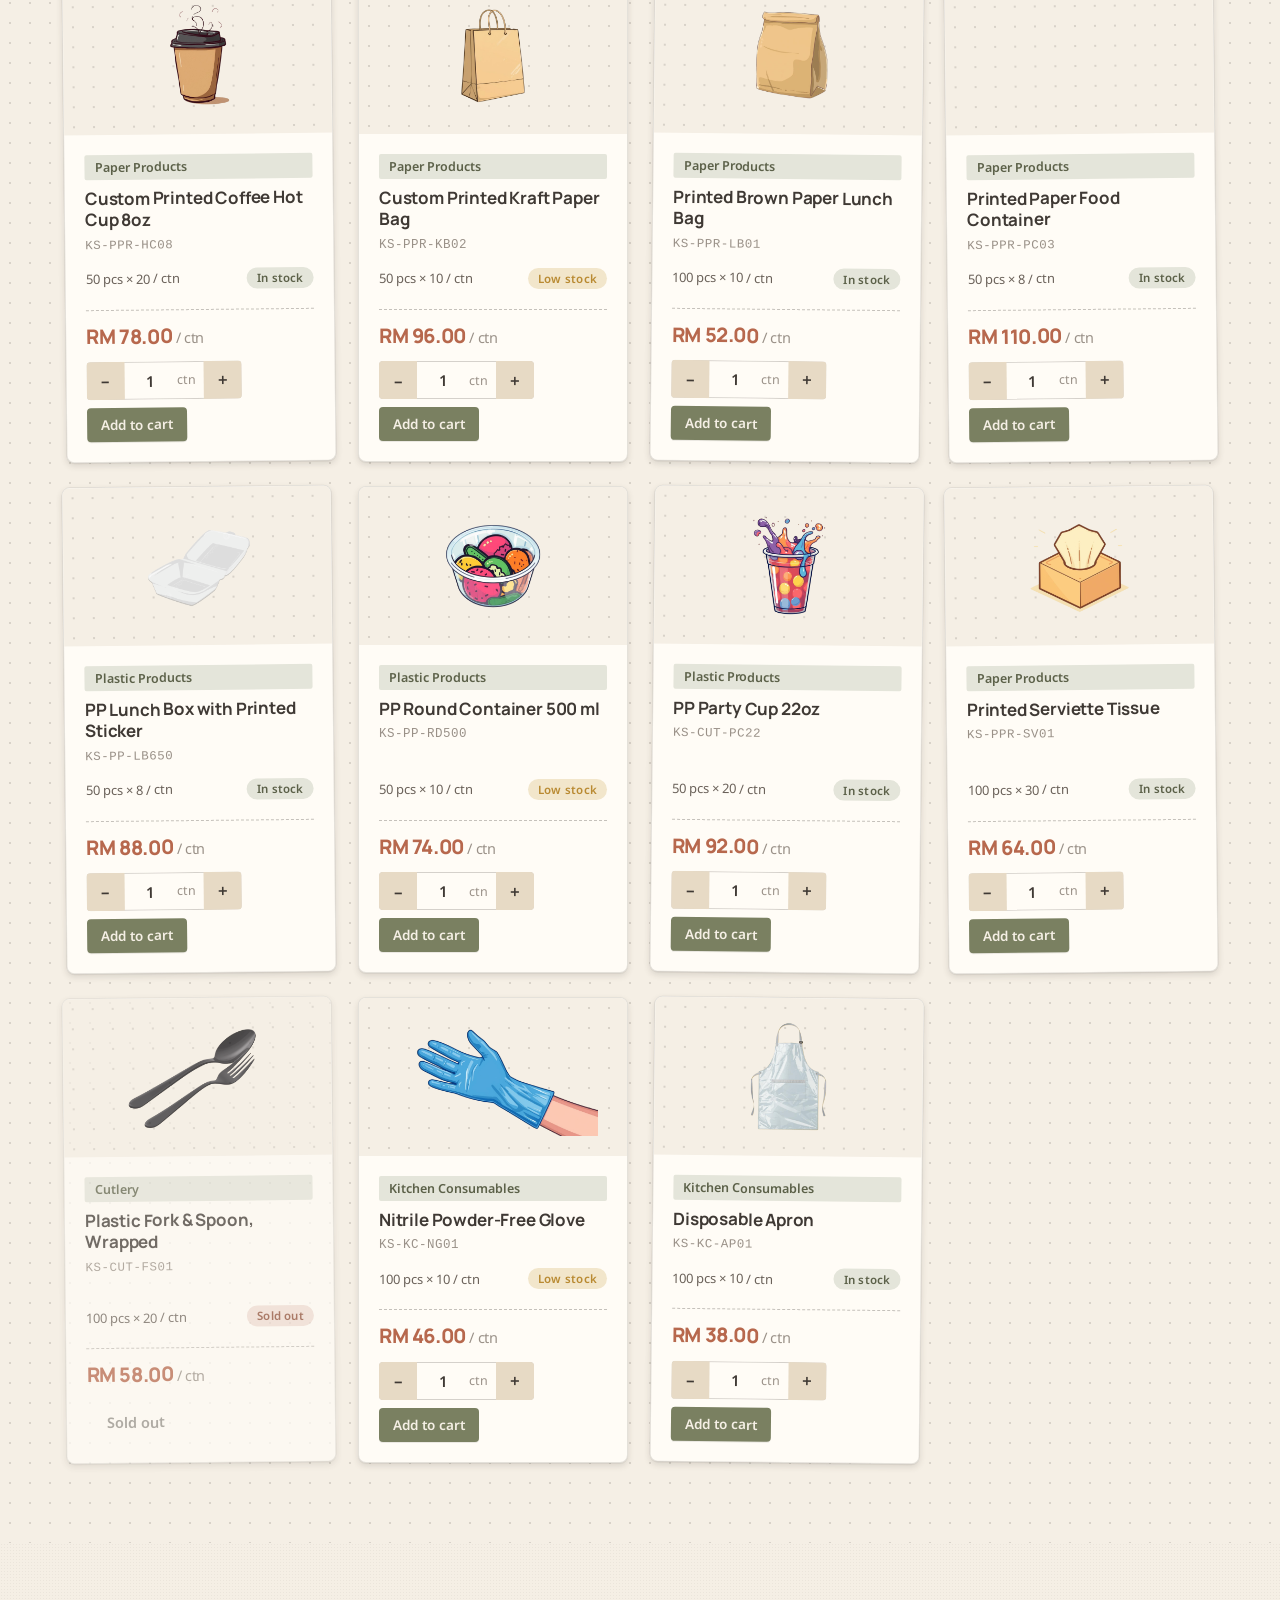
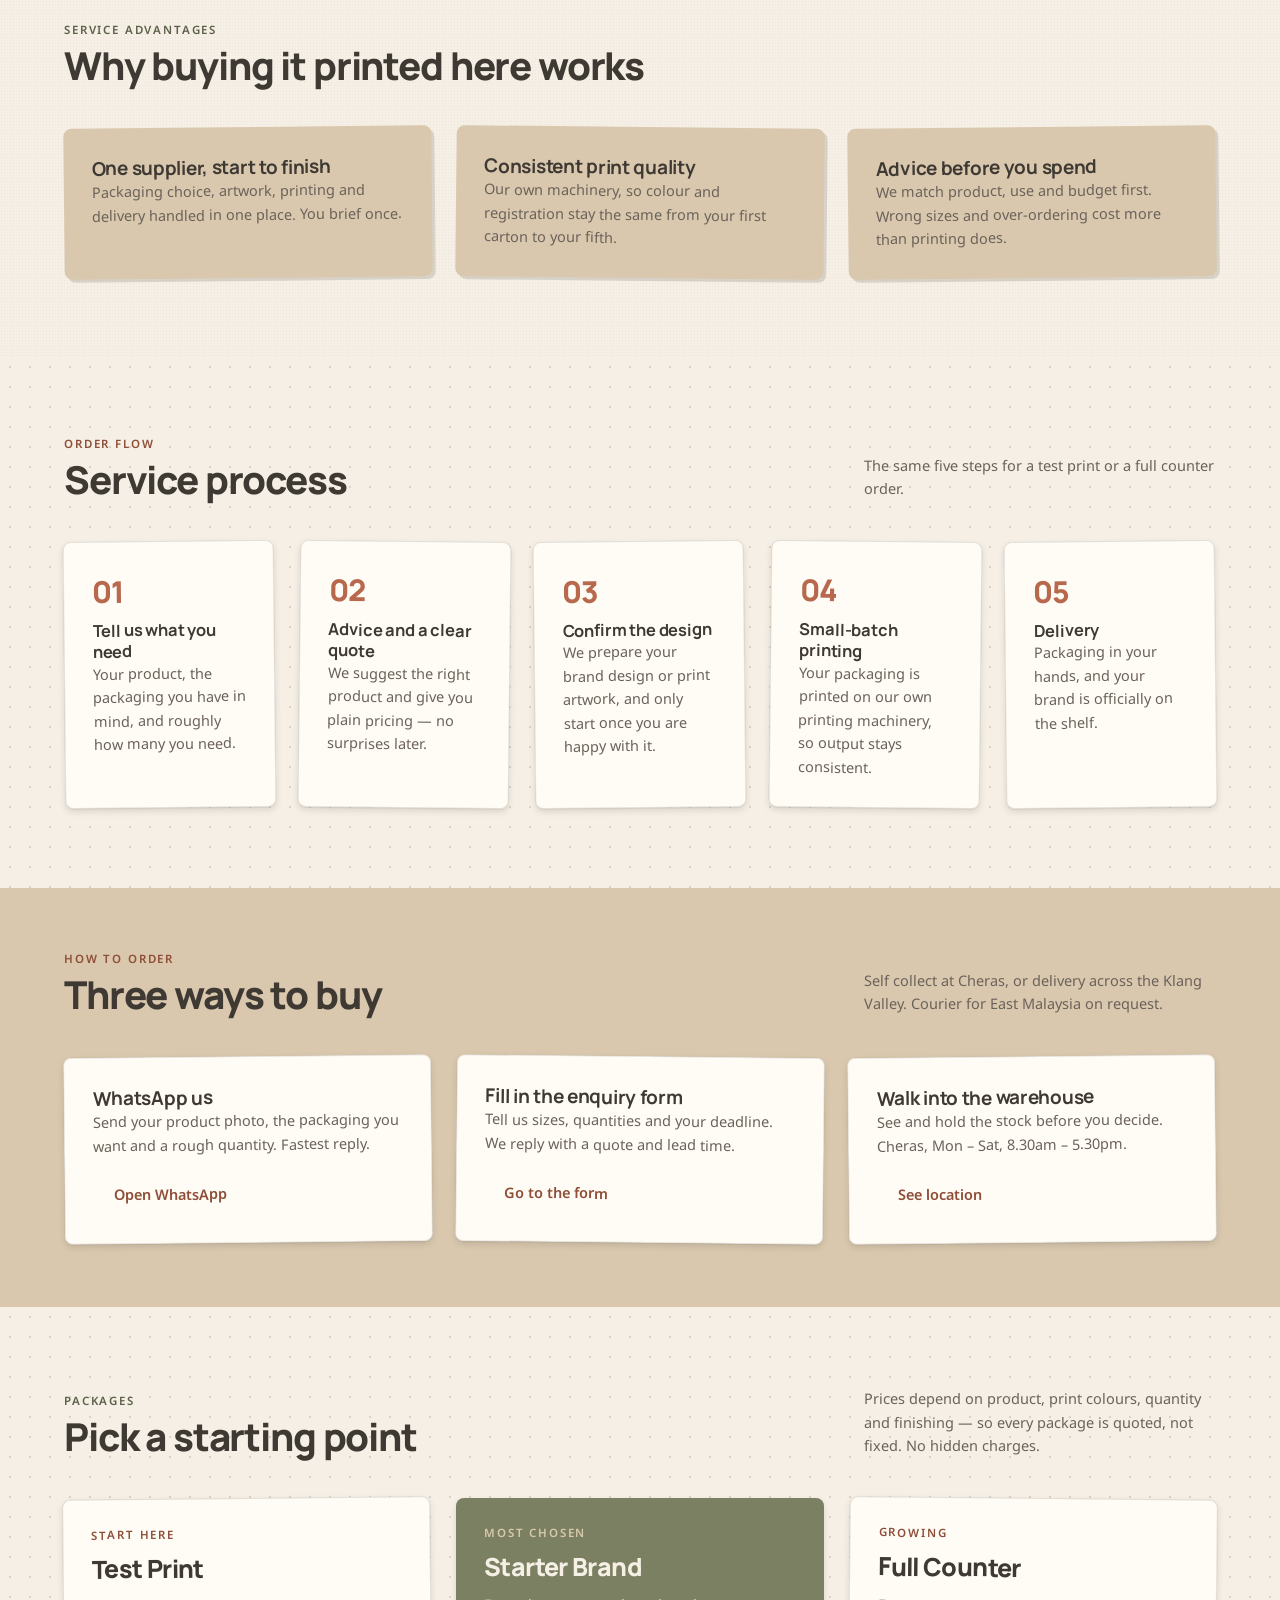
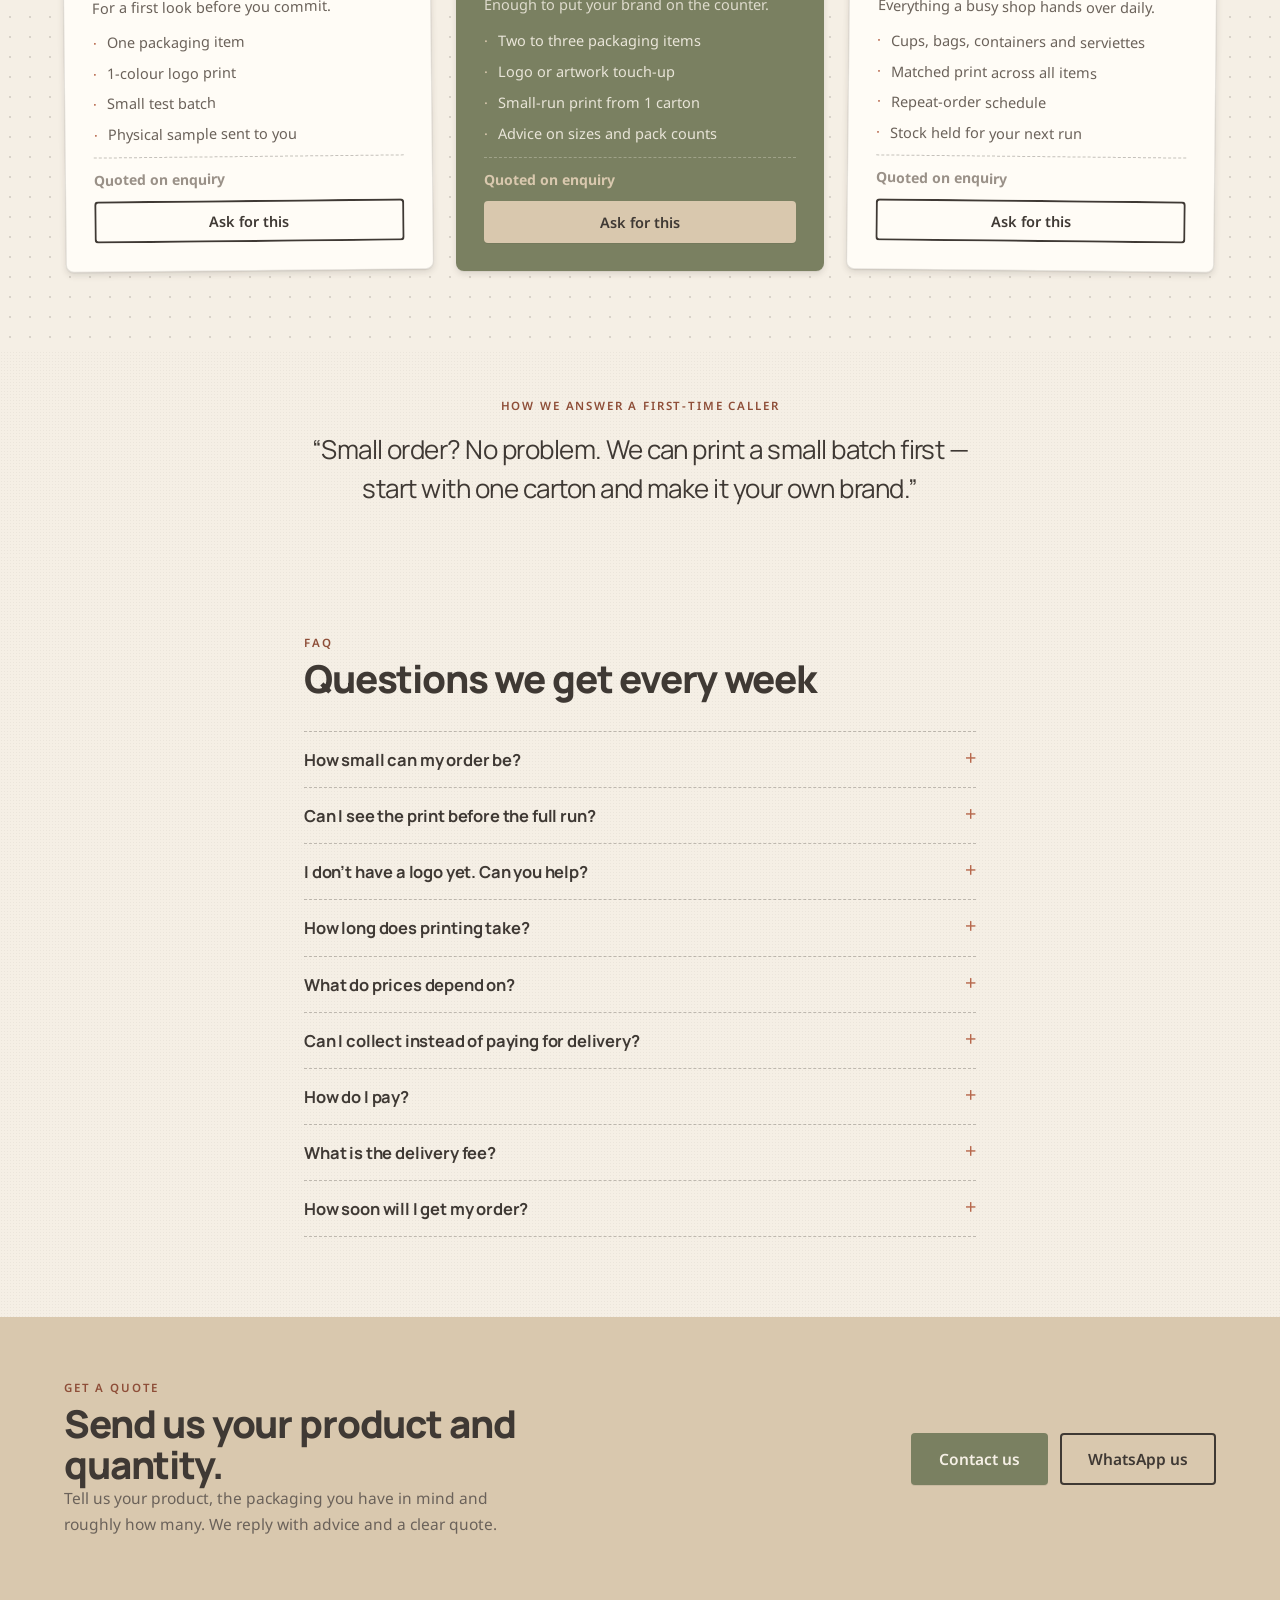
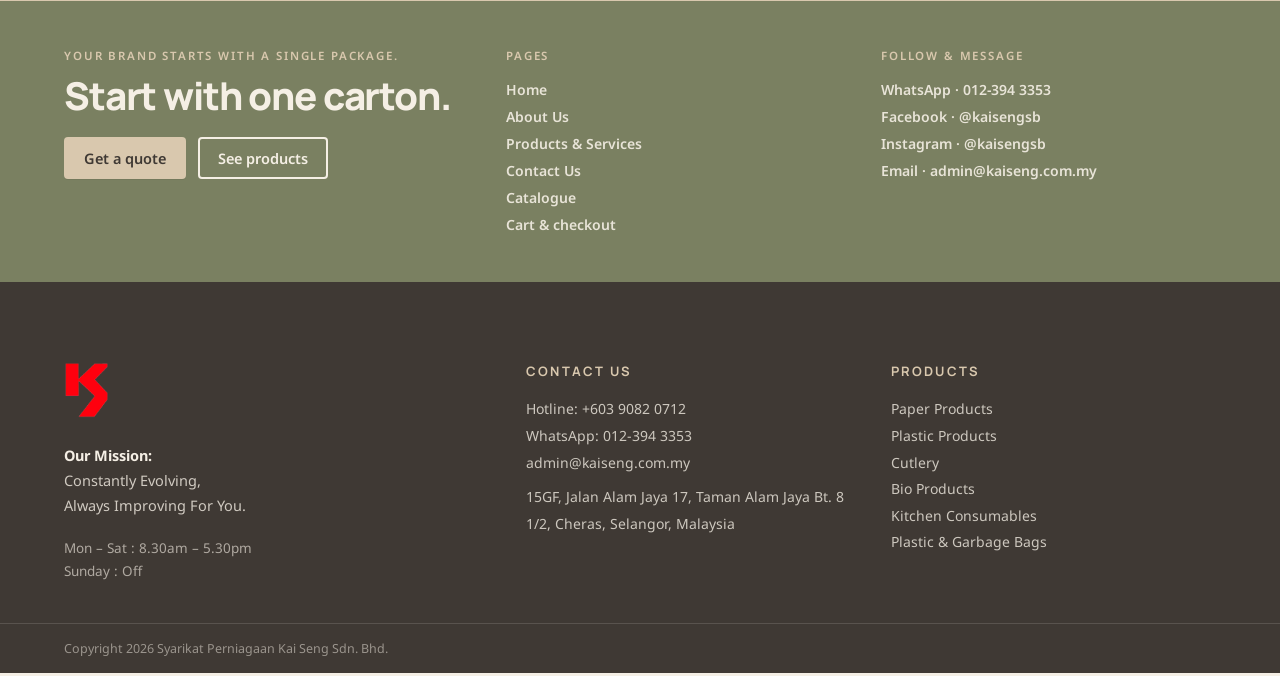
<file: services.html>
<!DOCTYPE html><html lang="en"><head><meta charset="utf-8"><meta name="viewport" content="width=device-width,initial-scale=1">
<title>Products & Services — Kai Seng | Packaging and brand printing</title><meta name="description" content="Paper and plastic food packaging by the carton, plus small-run brand printing and design. Prices per carton, test print before the full run, delivery across the Klang Valley.">
<meta name="theme-color" content="#F5EFE5"><link rel="icon" href="favicon.ico" sizes="any"><link rel="apple-touch-icon" href="assets/logo/ks-mark.png">
<meta property="og:type" content="website"><meta property="og:site_name" content="Kai Seng"><meta property="og:title" content="Products & Services — Kai Seng | Packaging and brand printing"><meta property="og:description" content="Paper and plastic food packaging by the carton, plus small-run brand printing and design. Prices per carton, test print before the full run, delivery across the Klang Valley."><meta property="og:image" content="assets/logo/ks-logo-full.png">
<link rel="stylesheet" href="_ds/kai-seng-design-system-ed6dd8b4-c462-4872-86d9-51d5a61e4152/tokens/fonts.css"><link rel="stylesheet" href="_ds/kai-seng-design-system-ed6dd8b4-c462-4872-86d9-51d5a61e4152/tokens/colors.css"><link rel="stylesheet" href="_ds/kai-seng-design-system-ed6dd8b4-c462-4872-86d9-51d5a61e4152/tokens/typography.css"><link rel="stylesheet" href="_ds/kai-seng-design-system-ed6dd8b4-c462-4872-86d9-51d5a61e4152/tokens/spacing.css"><link rel="stylesheet" href="_ds/kai-seng-design-system-ed6dd8b4-c462-4872-86d9-51d5a61e4152/tokens/shape.css"><link rel="stylesheet" href="_ds/kai-seng-design-system-ed6dd8b4-c462-4872-86d9-51d5a61e4152/tokens/elevation.css"><link rel="stylesheet" href="_ds/kai-seng-design-system-ed6dd8b4-c462-4872-86d9-51d5a61e4152/tokens/motion.css"><link rel="stylesheet" href="_ds/kai-seng-design-system-ed6dd8b4-c462-4872-86d9-51d5a61e4152/tokens/paper.css">
<link rel="stylesheet" href="site.css"></head><body><header class="site-head"><div class="navbar">
<a class="brand" href="index.html"><img src="assets/logo/ks-logo-full.png" alt="Syarikat Perniagaan Kai Seng Sdn Bhd" width="1050" height="1280"></a>
<nav><a href="index.html">Home</a><a href="about.html">About Us</a><a href="services.html" aria-current="page">Products & Services</a><a href="contact.html">Contact Us</a></nav>
<div class="nav-cta"><a class="btn sm" href="contact.html">Get a quote</a></div></div></header>
<main>
<section class="grain"><div class="wrap" style="padding:var(--space-11) var(--gutter) var(--space-10);max-width:900px">
<span class="eyebrow clay">Products &amp; services</span><h1 class="h1 sm">Packaging in stock. Your brand printed on it.</h1>
<p class="lead mb8" style="max-width:58ch">Nine product families by the carton, plus small-run printing and brand design. Start with a test print, then run the batch you need.</p>
<div class="btnrow"><a class="btn lg" href="contact.html">Request a quote</a><a class="btn lg out" href="#packages">See packages</a></div>
</div><div class="torn"></div></section>

<section class="sand" style="padding:var(--space-11) 0"><div class="wrap">
<div class="headrow"><div><span class="eyebrow">Product series</span><h2 class="h2 mt3">What we supply</h2></div><p class="p-sm">Six ranges cover the nine families we stock. Anything printable is marked on its product page.</p></div>
<div class="grid g3"><a class="catcard" href="#catalogue"><img src="assets/imagery/scene-cafe.png" alt="Paper Products illustration" width="1600" height="637" loading="lazy"><span class="plate"><b>Paper Products</b><span>42 items · Hot cups, lunch bags, kraft bags, paper containers and serviettes — all printable</span></span></a><a class="catcard" href="#catalogue"><img src="assets/imagery/scene-buffet.png" alt="Plastic Products illustration" width="1600" height="637" loading="lazy"><span class="plate"><b>Plastic Products</b><span>64 items · PP containers, lunch boxes and party cups, food grade and microwavable</span></span></a><a class="catcard" href="#catalogue"><img src="assets/imagery/scene-restaurant.png" alt="Cutlery illustration" width="1600" height="637" loading="lazy"><span class="plate"><b>Cutlery</b><span>31 items · Plates, forks, spoons and straws, loose or individually wrapped</span></span></a><a class="catcard" href="#catalogue"><img src="assets/imagery/scene-cafe.png" alt="Bio Products illustration" width="1600" height="637" loading="lazy"><span class="plate"><b>Bio Products</b><span>27 items · Kraft and biodegradable lines for cafés that want a greener counter</span></span></a><a class="catcard" href="#catalogue"><img src="assets/imagery/scene-kitchen.png" alt="Kitchen Consumables illustration" width="1600" height="637" loading="lazy"><span class="plate"><b>Kitchen Consumables</b><span>22 items · Gloves, aprons, hair nets, dish wash liquid — the daily back-of-house list</span></span></a><a class="catcard" href="#catalogue"><img src="assets/imagery/scene-restaurant.png" alt="Plastic and Garbage Bags illustration" width="1600" height="637" loading="lazy"><span class="plate"><b>Plastic &amp; Garbage Bags</b><span>38 items · Carrier bags, garbage bags, foam and aluminium trays by the carton</span></span></a></div>
</div></section>

<section class="sec dots" id="catalogue"><div class="wrap">
<div class="headrow"><div><span class="eyebrow clay">Product catalogue</span><h2 class="h2 mt3">Order by the carton</h2></div><p class="p-sm">Prices are per carton, plain stock. Printing is quoted on top — add the carton here and we confirm the print cost on WhatsApp.</p></div>
<div class="filters" id="catalogue-filters"></div>
<div class="grid g4" id="catalogue-grid"></div>
</div></section>

<section class="sec grain"><div class="wrap">
<div class="headrow"><div><span class="eyebrow">Service advantages</span><h2 class="h2 mt3">Why buying it printed here works</h2></div></div>
<div class="grid g3">
<div class="card kraft tilt-a"><h3 class="h3 mb3">One supplier, start to finish</h3><p class="p-sm">Packaging choice, artwork, printing and delivery handled in one place. You brief once.</p></div>
<div class="card kraft tilt-b"><h3 class="h3 mb3">Consistent print quality</h3><p class="p-sm">Our own machinery, so colour and registration stay the same from your first carton to your fifth.</p></div>
<div class="card kraft tilt-a"><h3 class="h3 mb3">Advice before you spend</h3><p class="p-sm">We match product, use and budget first. Wrong sizes and over-ordering cost more than printing does.</p></div>
</div></div></section>

<section class="sec dots"><div class="wrap">
<div class="headrow"><div><span class="eyebrow clay">Order flow</span><h2 class="h2 mt3">Service process</h2></div><p class="p-sm">The same five steps for a test print or a full counter order.</p></div>
<div class="grid g5"><div class="card lift tilt-a"><span class="stepnum">01</span><h3 class="h4 mb3">Tell us what you need</h3><p class="p-sm">Your product, the packaging you have in mind, and roughly how many you need.</p></div><div class="card lift tilt-b"><span class="stepnum">02</span><h3 class="h4 mb3">Advice and a clear quote</h3><p class="p-sm">We suggest the right product and give you plain pricing — no surprises later.</p></div><div class="card lift tilt-a"><span class="stepnum">03</span><h3 class="h4 mb3">Confirm the design</h3><p class="p-sm">We prepare your brand design or print artwork, and only start once you are happy with it.</p></div><div class="card lift tilt-b"><span class="stepnum">04</span><h3 class="h4 mb3">Small-batch printing</h3><p class="p-sm">Your packaging is printed on our own printing machinery, so output stays consistent.</p></div><div class="card lift tilt-a"><span class="stepnum">05</span><h3 class="h4 mb3">Delivery</h3><p class="p-sm">Packaging in your hands, and your brand is officially on the shelf.</p></div></div></div></section>

<section class="sand" style="padding:var(--space-11) 0"><div class="wrap">
<div class="headrow"><div><span class="eyebrow clay">How to order</span><h2 class="h2 mt3">Three ways to buy</h2></div><p class="p-sm">Self collect at Cheras, or delivery across the Klang Valley. Courier for East Malaysia on request.</p></div>
<div class="grid g3">
<div class="card lift tilt-a"><h3 class="h3 mb4">WhatsApp us</h3><p class="p-sm mb5">Send your product photo, the packaging you want and a rough quantity. Fastest reply.</p><a class="btn ghost" href="https://wa.me/60123943353" target="_blank" rel="noreferrer">Open WhatsApp</a></div>
<div class="card lift tilt-b"><h3 class="h3 mb4">Fill in the enquiry form</h3><p class="p-sm mb5">Tell us sizes, quantities and your deadline. We reply with a quote and lead time.</p><a class="btn ghost" href="contact.html#enquiry">Go to the form</a></div>
<div class="card lift tilt-a"><h3 class="h3 mb4">Walk into the warehouse</h3><p class="p-sm mb5">See and hold the stock before you decide. Cheras, Mon – Sat, 8.30am – 5.30pm.</p><a class="btn ghost" href="contact.html#location">See location</a></div>
</div></div></section>

<section class="sec dots" id="packages"><div class="wrap">
<div class="headrow"><div><span class="eyebrow">Packages</span><h2 class="h2 mt3">Pick a starting point</h2></div><p class="p-sm">Prices depend on product, print colours, quantity and finishing — so every package is quoted, not fixed. No hidden charges.</p></div>
<div class="grid g3"><div class="card  lift tilt-a" style="display:flex;flex-direction:column;gap:var(--space-4)">
<span class="eyebrow clay">Start here</span>
<h3 style="font:800 25px/1.15 var(--font-display);letter-spacing:-.025em;color:var(--text-heading)">Test Print</h3>
<p class="p-sm">For a first look before you commit.</p><ul class="ticks" style="flex:1"><li>One packaging item</li><li>1-colour logo print</li><li>Small test batch</li><li>Physical sample sent to you</li></ul>
<div style="border-top:1px dashed var(--rule-dotted);padding-top:var(--space-4);font:700 14px var(--font-body);color:var(--text-muted)">Quoted on enquiry</div>
<a class="btn out full" href="contact.html">Ask for this</a></div><div class="card sage on-dark lift " style="display:flex;flex-direction:column;gap:var(--space-4)">
<span class="eyebrow-light">Most chosen</span>
<h3 style="font:800 25px/1.15 var(--font-display);letter-spacing:-.025em;color:var(--text-inverse)">Starter Brand</h3>
<p class="p-sm">Enough to put your brand on the counter.</p><ul class="ticks" style="flex:1"><li>Two to three packaging items</li><li>Logo or artwork touch-up</li><li>Small-run print from 1 carton</li><li>Advice on sizes and pack counts</li></ul>
<div style="border-top:1px dashed rgba(245,239,229,.3);padding-top:var(--space-4);font:700 14px var(--font-body);color:var(--ks-sand)">Quoted on enquiry</div>
<a class="btn sec full" href="contact.html">Ask for this</a></div><div class="card  lift tilt-b" style="display:flex;flex-direction:column;gap:var(--space-4)">
<span class="eyebrow clay">Growing</span>
<h3 style="font:800 25px/1.15 var(--font-display);letter-spacing:-.025em;color:var(--text-heading)">Full Counter</h3>
<p class="p-sm">Everything a busy shop hands over daily.</p><ul class="ticks" style="flex:1"><li>Cups, bags, containers and serviettes</li><li>Matched print across all items</li><li>Repeat-order schedule</li><li>Stock held for your next run</li></ul>
<div style="border-top:1px dashed var(--rule-dotted);padding-top:var(--space-4);font:700 14px var(--font-body);color:var(--text-muted)">Quoted on enquiry</div>
<a class="btn out full" href="contact.html">Ask for this</a></div></div>
</div></section>

<section class="sec-sm grain"><div class="narrow center"><span class="eyebrow clay">How we answer a first-time caller</span>
<p style="font:400 clamp(19px,2.3vw,26px)/1.5 var(--font-display);letter-spacing:-.02em;color:var(--text-heading);margin-top:var(--space-5)">“Small order? No problem. We can print a small batch first — start with one carton and make it your own brand.”</p></div></section>

<section class="sec grain"><div class="narrow"><span class="eyebrow clay">FAQ</span><h2 class="h2 mt3 mb8">Questions we get every week</h2>
<div class="faq"><details><summary>How small can my order be?</summary><p>One carton. That is the minimum for both plain and printed stock, so you can start with a small batch and reorder once it sells.</p></details><details><summary>Can I see the print before the full run?</summary><p>Yes. Ask for a test print. We print a small batch first so you can hold it, check the colour and confirm before we run the rest.</p></details><details><summary>I don’t have a logo yet. Can you help?</summary><p>Yes. We prepare brand design and print artwork for you, and only start printing after you confirm you are happy with it.</p></details><details><summary>How long does printing take?</summary><p>Most printed items take 7 to 18 working days depending on the product and number of colours. Plain stock is ready to collect.</p></details><details><summary>What do prices depend on?</summary><p>The product, print colours, quantity and finishing. Tell us those four things and we will send a clear quote — no hidden charges.</p></details><details><summary>Can I collect instead of paying for delivery?</summary><p>Yes. Self collect at our Cheras warehouse during opening hours, or we deliver across the Klang Valley.</p></details><details><summary>How do I pay?</summary><p>No online payment on this site. After you send your order on WhatsApp we confirm the total and send our bank details — pay by online transfer or DuitNow QR. Cash is accepted on self collect. Printed jobs need a 50% deposit before we start; plain stock is paid in full before delivery.</p></details><details><summary>What is the delivery fee?</summary><p>Klang Valley delivery is RM15 per trip, free for orders above RM500. Self collect at Cheras is free. Outside the Klang Valley we quote courier at cost, charged by carton.</p></details><details><summary>How soon will I get my order?</summary><p>Plain stock: same day self collect, or 1 to 3 working days for Klang Valley delivery. Printed items follow the lead time on each product page — usually 7 to 18 working days after you confirm the artwork.</p></details></div></div></section>

<section class="sand" style="padding:var(--space-11) 0"><div class="wrap" style="display:flex;align-items:center;justify-content:space-between;gap:var(--gutter-lg);flex-wrap:wrap">
<div style="max-width:52ch"><span class="eyebrow clay">Get a quote</span><h2 class="h2 mt3 mb4">Send us your product and quantity.</h2><p class="p">Tell us your product, the packaging you have in mind and roughly how many. We reply with advice and a clear quote.</p></div>
<div class="btnrow"><a class="btn lg" href="contact.html">Contact us</a><a class="btn lg out" href="https://wa.me/60123943353" target="_blank" rel="noreferrer">WhatsApp us</a></div></div></section>
</main><div class="foot-band on-dark"><div class="wrap footgrid">
<div><span class="eyebrow-light">Your brand starts with a single package.</span><h2 class="h2 mt4 mb6">Start with one carton.</h2>
<div class="btnrow"><a class="btn sec" href="contact.html">Get a quote</a><a class="btn out light" href="services.html">See products</a></div></div>
<div><span class="eyebrow-light">Pages</span><div class="stack mt5" style="gap:var(--space-3)"><a class="footlink" href="index.html">Home</a><a class="footlink" href="about.html">About Us</a><a class="footlink" href="services.html">Products & Services</a><a class="footlink" href="contact.html">Contact Us</a><a class="footlink" href="services.html#catalogue">Catalogue</a><a class="footlink" href="checkout.html">Cart &amp; checkout</a></div></div>
<div><span class="eyebrow-light">Follow &amp; message</span><div class="stack mt5" style="gap:var(--space-3)"><a class="footlink" href="https://wa.me/60123943353" target="_blank" rel="noreferrer">WhatsApp · 012-394 3353</a><a class="footlink" href="https://www.facebook.com/kaisengsb/" target="_blank" rel="noreferrer">Facebook · @kaisengsb</a><a class="footlink" href="https://www.instagram.com/kaisengsb/" target="_blank" rel="noreferrer">Instagram · @kaisengsb</a><a class="footlink" href="mailto:admin@kaiseng.com.my">Email · admin@kaiseng.com.my</a></div></div>
</div></div>
<footer class="site-foot"><div class="footmain">
<div><img src="assets/logo/ks-mark.png" alt="Kai Seng mark" width="520" height="620" style="height:56px;width:auto;margin-bottom:var(--space-6)" loading="lazy">
<p class="mb6"><b style="color:var(--ks-cream)">Our Mission:</b><br>Constantly Evolving,<br>Always Improving For You.</p>
<p style="font-size:13.5px;color:rgba(245,239,229,.62)">Mon – Sat : 8.30am – 5.30pm<br>Sunday : Off</p></div>
<div><h4>Contact Us</h4><a href="tel:+60390820712">Hotline: +603 9082 0712</a><a href="https://wa.me/60123943353" target="_blank" rel="noreferrer">WhatsApp: 012-394 3353</a><a href="mailto:admin@kaiseng.com.my">admin@kaiseng.com.my</a><span style="margin-top:var(--space-3)">15GF, Jalan Alam Jaya 17, Taman Alam Jaya Bt. 8 1/2, Cheras, Selangor, Malaysia</span></div>
<div><h4>Products</h4><a href="services.html#catalogue">Paper Products</a><a href="services.html#catalogue">Plastic Products</a><a href="services.html#catalogue">Cutlery</a><a href="services.html#catalogue">Bio Products</a><a href="services.html#catalogue">Kitchen Consumables</a><a href="services.html#catalogue">Plastic &amp; Garbage Bags</a></div>
</div><div class="footbar"><div>Copyright <span data-year>2026</span> Syarikat Perniagaan Kai Seng Sdn. Bhd.</div></div></footer>
<script src="data.js"></script><script src="app.js"></script></body></html>
</file>
<file: _ds/kai-seng-design-system-ed6dd8b4-c462-4872-86d9-51d5a61e4152/tokens/fonts.css>
/* Kai Seng webfonts — variable TTFs supplied by the brand owner. */
@font-face{font-family:"Manrope";src:url("../assets/fonts/Manrope-Variable.ttf") format("truetype-variations");font-weight:200 800;font-style:normal;font-display:swap}
@font-face{font-family:"Noto Sans";src:url("../assets/fonts/NotoSans-Variable.ttf") format("truetype-variations");font-weight:100 900;font-stretch:62.5% 100%;font-style:normal;font-display:swap}
@font-face{font-family:"Noto Sans";src:url("../assets/fonts/NotoSans-Italic-Variable.ttf") format("truetype-variations");font-weight:100 900;font-stretch:62.5% 100%;font-style:italic;font-display:swap}
</file>
<file: _ds/kai-seng-design-system-ed6dd8b4-c462-4872-86d9-51d5a61e4152/tokens/colors.css>
:root{
/* --- Base palette (brand-supplied) --- */
--ks-cream:#F5EFE5;      /* primary surface — "paper" */
--ks-sand:#D9C8AE;       /* secondary surface / kraft tone */
--ks-sage:#7A8061;       /* primary accent — olive green */
--ks-terracotta:#B7684D; /* secondary accent — clay */
--ks-ink:#3F3934;        /* text + line work */
--ks-red:#FF000E;        /* the logo red. Mark only. */

/* --- Derived tints & shades --- */
--ks-paper:#FFFCF6;      /* lifted paper, cards on cream */
--ks-cream-deep:#EADCC8; /* logo lockup background */
--ks-sand-light:#E7DAC5;
--ks-sand-deep:#C4AF90;
--ks-sage-light:#98A07E;
--ks-sage-deep:#5C6149;
--ks-sage-wash:#E4E5DA;
--ks-terracotta-light:#CC8770;
--ks-terracotta-deep:#8E4E38;
--ks-terracotta-wash:#F0DED5;
--ks-ink-soft:#6B625A;
--ks-ink-faint:#9A9188;
--ks-ink-deep:#241F1B;

/* --- Semantic surfaces --- */
--surface-page:var(--ks-cream);
--surface-card:var(--ks-paper);
--surface-raised:var(--ks-paper);
--surface-sunken:var(--ks-sand-light);
--surface-kraft:var(--ks-sand);
--surface-invert:var(--ks-ink);
--surface-accent:var(--ks-sage);
--surface-accent-alt:var(--ks-terracotta);
--surface-wash-sage:var(--ks-sage-wash);
--surface-wash-clay:var(--ks-terracotta-wash);

/* --- Semantic text --- */
--text-heading:var(--ks-ink);
--text-body:var(--ks-ink-soft);
--text-muted:var(--ks-ink-faint);
--text-inverse:var(--ks-cream);
--text-accent:var(--ks-sage-deep);
--text-accent-alt:var(--ks-terracotta-deep);
--text-link:var(--ks-terracotta-deep);
--text-link-hover:var(--ks-terracotta);

/* --- Lines & borders --- */
--border-hairline:rgba(63,57,52,.14);
--border-soft:rgba(63,57,52,.22);
--border-strong:var(--ks-ink);
--border-accent:var(--ks-sage);
--rule-dotted:rgba(63,57,52,.30);

/* --- Status (derived from the brand palette, not added hues) --- */
--status-ok:var(--ks-sage-deep);
--status-ok-bg:var(--ks-sage-wash);
--status-warn:#B98A32;
--status-warn-bg:#F2E6CB;
--status-alert:var(--ks-terracotta-deep);
--status-alert-bg:var(--ks-terracotta-wash);

/* --- Brand mark --- */
--brand-mark:var(--ks-red);
--brand-mark-plate:var(--ks-cream-deep);
}
</file>
<file: _ds/kai-seng-design-system-ed6dd8b4-c462-4872-86d9-51d5a61e4152/tokens/typography.css>
:root{
--font-display:"Manrope",system-ui,sans-serif;   /* headlines only */
--font-body:"Noto Sans",system-ui,sans-serif;  /* everything else */
--font-mono:ui-monospace,"SFMono-Regular",Menlo,monospace;          /* SKUs, codes */

/* weights */
--fw-light:300; /* @kind font */
--fw-regular:400; /* @kind font */
--fw-medium:500; /* @kind font */
--fw-semibold:600; /* @kind font */
--fw-bold:700; /* @kind font */
--fw-extrabold:800; /* @kind font */

/* display scale — Manrope, tight, ExtraBold */
--type-display-1:clamp(44px,5.6vw,76px);
--type-display-2:clamp(36px,4.2vw,56px);
--type-display-3:clamp(28px,3vw,40px);
--lh-display:1.02; /* @kind other */
--ls-display:-.03em; /* @kind other */

/* headings — Manrope SemiBold/Bold */
--type-h1:32px;
--type-h2:24px;
--type-h3:20px;
--type-h4:17px;
--lh-heading:1.18; /* @kind other */
--ls-heading:-.015em; /* @kind other */

/* body — Noto Sans */
--type-body-lg:18px;
--type-body:16px;
--type-body-sm:14px;
--type-caption:12.5px;
--lh-body:1.62; /* @kind other */
--lh-body-tight:1.45; /* @kind other */
--ls-body:0; /* @kind other */

/* eyebrow / label — Noto Sans, wide caps */
--type-eyebrow:11.5px;
--ls-eyebrow:.16em; /* @kind other */
--fw-eyebrow:600; /* @kind font */

/* SKU / code */
--type-code:12.5px;
--ls-code:.04em; /* @kind other */
}
</file>
<file: _ds/kai-seng-design-system-ed6dd8b4-c462-4872-86d9-51d5a61e4152/tokens/spacing.css>
:root{
--space-0:0;--space-1:2px;--space-2:4px;--space-3:8px;--space-4:12px;--space-5:16px;
--space-6:20px;--space-7:24px;--space-8:32px;--space-9:40px;--space-10:48px;
--space-11:64px;--space-12:80px;--space-13:96px;--space-14:128px;

/* component padding */
--pad-chip:4px 10px;
--pad-button-sm:8px 14px;
--pad-button:11px 20px;
--pad-button-lg:15px 28px;
--pad-input:11px 14px;
--pad-card:20px;
--pad-card-lg:28px;

/* layout */
--gutter:24px;
--gutter-lg:40px;
--container-max:1200px;
--container-narrow:720px;
--section-y:96px;
--section-y-sm:56px;
}
</file>
<file: _ds/kai-seng-design-system-ed6dd8b4-c462-4872-86d9-51d5a61e4152/tokens/shape.css>
:root{
/* Craft-paper system: corners are barely rounded — the softness comes from torn edges, not radii. */
--radius-0:0;
--radius-1:2px;   /* stickers, chips */
--radius-2:4px;   /* inputs, buttons */
--radius-3:8px;   /* cards */
--radius-4:14px;  /* modals, large panels */
--radius-pill:999px;
--radius-blob:14px 6px 16px 8px; /* hand-cut shape, use sparingly */

--stroke-hair:1px; /* @kind spacing */
--stroke:1.5px; /* @kind spacing */
--stroke-thick:2px; /* @kind spacing */
--stroke-ink:2.5px; /* @kind spacing */

/* torn / deckle edges — apply as clip-path */
--tear-bottom:polygon(0 0,100% 0,100% calc(100% - 7px),96% 100%,92% calc(100% - 5px),87% calc(100% - 1px),81% calc(100% - 7px),74% calc(100% - 2px),67% calc(100% - 8px),60% calc(100% - 3px),53% calc(100% - 9px),46% calc(100% - 2px),39% calc(100% - 7px),32% calc(100% - 1px),25% calc(100% - 8px),18% calc(100% - 3px),11% calc(100% - 7px),5% calc(100% - 2px),0 calc(100% - 8px)); /* @kind other */
--tear-top:polygon(0 8px,5% 2px,11% 7px,18% 3px,25% 8px,32% 1px,39% 7px,46% 2px,53% 9px,60% 3px,67% 8px,74% 2px,81% 7px,87% 1px,92% 5px,96% 0,100% 8px,100% 100%,0 100%); /* @kind other */
--tear-both:polygon(0 8px,6% 2px,13% 7px,21% 2px,29% 8px,38% 2px,47% 7px,56% 2px,65% 8px,74% 2px,83% 7px,91% 2px,100% 8px,100% calc(100% - 8px),92% calc(100% - 2px),84% calc(100% - 7px),75% calc(100% - 2px),66% calc(100% - 8px),57% calc(100% - 2px),48% calc(100% - 7px),38% calc(100% - 2px),29% calc(100% - 8px),20% calc(100% - 2px),11% calc(100% - 7px),5% calc(100% - 2px),0 calc(100% - 8px)); /* @kind other */

/* sticker tilts */
--tilt-xs:-.6deg; /* @kind other */
--tilt-sm:-1.4deg; /* @kind other */
--tilt-md:-2.6deg; /* @kind other */
--tilt-lg:-4deg; /* @kind other */
--tilt-xs-r:.6deg; /* @kind other */
--tilt-sm-r:1.4deg; /* @kind other */
--tilt-md-r:2.6deg; /* @kind other */
--tilt-lg-r:4deg; /* @kind other */
}
</file>
<file: _ds/kai-seng-design-system-ed6dd8b4-c462-4872-86d9-51d5a61e4152/tokens/elevation.css>
:root{
/* Warm-tinted, low-spread: paper resting on paper, never a glassy UI shadow. */
--shadow-flat:none;
--shadow-1:0 1px 0 rgba(63,57,52,.10);
--shadow-2:0 2px 4px rgba(63,57,52,.10);
--shadow-sticker:0 3px 6px rgba(63,57,52,.14),0 1px 0 rgba(63,57,52,.06);
--shadow-lift:0 8px 18px -6px rgba(63,57,52,.26);
--shadow-modal:0 26px 50px -14px rgba(36,31,27,.38);
--shadow-inset:inset 0 1px 2px rgba(63,57,52,.12);
--shadow-press:inset 0 2px 3px rgba(63,57,52,.20);

/* "cut out and glued down" — hard offset, no blur */
--shadow-cut:3px 3px 0 rgba(63,57,52,.16);
--shadow-cut-ink:3px 3px 0 var(--ks-ink);
--shadow-focus-ring:0 0 0 3px rgba(122,128,97,.38);
}
</file>
<file: _ds/kai-seng-design-system-ed6dd8b4-c462-4872-86d9-51d5a61e4152/tokens/motion.css>
:root{
--dur-instant:80ms; /* @kind other */
--dur-fast:140ms; /* @kind other */
--dur-base:220ms; /* @kind other */
--dur-slow:380ms; /* @kind other */
--dur-page:520ms; /* @kind other */
--ease-out:cubic-bezier(.22,.85,.32,1); /* @kind other */
--ease-in-out:cubic-bezier(.5,.05,.3,1); /* @kind other */
--ease-paper:cubic-bezier(.34,1.32,.5,1); /* @kind other */
--ease-linear:linear; /* @kind other */
--hover-lift:translateY(-2px); /* @kind other */
--press-scale:scale(.985); /* @kind other */
}
</file>
<file: _ds/kai-seng-design-system-ed6dd8b4-c462-4872-86d9-51d5a61e4152/tokens/paper.css>
:root{
/* Reusable craft textures. Layer these as background-image on surfaces. */
--tex-grain:radial-gradient(rgba(63,57,52,.055) .6px,transparent .7px); /* @kind other */
--tex-grain-size:3px 3px; /* @kind other */
--tex-grid:linear-gradient(rgba(63,57,52,.07) 1px,transparent 1px),linear-gradient(90deg,rgba(63,57,52,.07) 1px,transparent 1px); /* @kind other */
--tex-grid-size:22px 22px; /* @kind other */
--tex-dot-grid:radial-gradient(rgba(63,57,52,.16) 1px,transparent 1.2px); /* @kind other */
--tex-dot-grid-size:20px 20px; /* @kind other */
--tex-rule:repeating-linear-gradient(to bottom,transparent 0,transparent 27px,rgba(63,57,52,.10) 27px,rgba(63,57,52,.10) 28px); /* @kind other */

/* washi tape */
--tape-sage:linear-gradient(180deg,rgba(122,128,97,.62),rgba(122,128,97,.52)); /* @kind other */
--tape-clay:linear-gradient(180deg,rgba(183,104,77,.58),rgba(183,104,77,.48)); /* @kind other */
--tape-kraft:linear-gradient(180deg,rgba(217,200,174,.86),rgba(196,175,144,.8)); /* @kind other */
--tape-edge:repeating-linear-gradient(90deg,rgba(255,252,246,.5) 0 3px,transparent 3px 6px); /* @kind other */
}
</file>
<file: site.css>
*{box-sizing:border-box}html{overflow-x:hidden;scroll-behavior:smooth}
body{margin:0;overflow-x:hidden;background:var(--ks-cream);background-image:var(--tex-grain);background-size:var(--tex-grain-size);font-family:var(--font-body);color:var(--text-body)}
img{max-width:100%;height:auto}
a{color:var(--text-link);text-decoration:none;transition:color var(--dur-fast) var(--ease-out)}a:hover{color:var(--text-link-hover)}
h1,h2,h3,h4,p{margin:0}
/* layout */
.wrap{max-width:var(--container-max);margin:0 auto;padding:0 var(--gutter)}
.narrow{max-width:var(--container-narrow);margin:0 auto;padding:0 var(--gutter)}
.sec{padding:var(--space-12) 0}.sec-sm{padding:var(--space-10) 0}
.grain{background:var(--ks-cream);background-image:var(--tex-grain);background-size:var(--tex-grain-size)}
.dots{background:var(--ks-cream);background-image:var(--tex-dot-grid);background-size:var(--tex-dot-grid-size)}
.sand{background:var(--ks-sand)}.sage{background:var(--ks-sage)}.ink{background:var(--ks-ink)}
.grid{display:grid;gap:var(--gutter)}
.g2{grid-template-columns:repeat(2,1fr)}.g3{grid-template-columns:repeat(3,1fr)}.g4{grid-template-columns:repeat(4,1fr)}.g5{grid-template-columns:repeat(5,1fr)}
.split{display:grid;gap:var(--gutter-lg);grid-template-columns:1.05fr .95fr;align-items:center}
.split-r{display:grid;gap:var(--gutter-lg);grid-template-columns:.9fr 1.4fr;align-items:start}
.cartgrid{display:grid;gap:var(--gutter-lg);grid-template-columns:1.5fr 1fr;align-items:start}
.stack{display:grid;gap:var(--space-5)}.stack-lg{display:grid;gap:var(--space-7)}
.headrow{display:flex;align-items:flex-end;justify-content:space-between;gap:var(--space-8);margin-bottom:var(--space-9)}
.headrow p{max-width:44ch}
.btnrow{display:flex;gap:var(--space-4);flex-wrap:wrap}
.tagrow{display:flex;gap:var(--space-3);flex-wrap:wrap;align-items:center}
/* type */
.eyebrow{display:block;font:var(--fw-eyebrow) var(--type-eyebrow)/1.3 var(--font-body);letter-spacing:var(--ls-eyebrow);text-transform:uppercase;color:var(--text-accent)}
.eyebrow.clay{color:var(--text-accent-alt)}
.eyebrow-light{display:block;font:600 var(--type-eyebrow)/1.3 var(--font-body);letter-spacing:var(--ls-eyebrow);text-transform:uppercase;color:var(--ks-sand)}
.h1{font:800 var(--type-display-1)/var(--lh-display) var(--font-display);letter-spacing:var(--ls-display);color:var(--text-heading);margin:var(--space-5) 0 var(--space-6)}
.h1.sm{font-size:var(--type-display-2)}.h1.xs{font-size:var(--type-display-3)}
.h2{font:800 var(--type-display-3)/1.06 var(--font-display);letter-spacing:var(--ls-display);color:var(--text-heading)}
.h3{font:700 19px/1.28 var(--font-display);letter-spacing:-.015em;color:var(--text-heading)}
.h4{font:700 16.5px/1.3 var(--font-display);letter-spacing:-.01em;color:var(--text-heading)}
.lead{font:400 var(--type-body-lg)/1.68 var(--font-body);color:var(--text-body)}
.p{font:400 15.5px/1.68 var(--font-body);color:var(--text-body)}
.p-sm{font:400 14.5px/1.62 var(--font-body);color:var(--text-body)}
.muted{color:var(--text-muted)}
.mono{font:400 12.5px var(--font-mono);letter-spacing:var(--ls-code);color:var(--text-muted)}
.price{font:800 20px var(--font-display);letter-spacing:-.02em;color:var(--ks-terracotta)}
.price.lg{font-size:34px;letter-spacing:-.03em}
.mt3{margin-top:var(--space-3)}.mt4{margin-top:var(--space-4)}.mt5{margin-top:var(--space-5)}.mt6{margin-top:var(--space-6)}.mt7{margin-top:var(--space-7)}.mt8{margin-top:var(--space-8)}.mb5{margin-bottom:var(--space-5)}.mb6{margin-bottom:var(--space-6)}.mb8{margin-bottom:var(--space-8)}
.center{text-align:center}
.on-dark .h2,.on-dark .h3,.on-dark .h4,.on-dark .h1{color:var(--text-inverse)}
.on-dark .p,.on-dark .p-sm,.on-dark .lead{color:rgba(245,239,229,.82)}
/* buttons */
.btn{display:inline-flex;align-items:center;justify-content:center;gap:8px;font:600 14.5px var(--font-body);padding:var(--pad-button);border:none;border-radius:var(--radius-2);background:var(--ks-sage);color:var(--ks-cream);cursor:pointer;box-shadow:var(--shadow-1);transition:background var(--dur-fast) var(--ease-out),transform var(--dur-base) var(--ease-paper),box-shadow var(--dur-base) var(--ease-out)}
.btn:hover{background:var(--ks-sage-deep);color:var(--ks-cream);transform:translateY(-2px);box-shadow:var(--shadow-2)}
.btn:active{transform:scale(.985);box-shadow:var(--shadow-press)}
.btn:focus-visible{outline:none;box-shadow:var(--shadow-focus-ring)}
.btn.sec{background:var(--ks-sand);color:var(--text-heading)}.btn.sec:hover{background:var(--ks-sand-deep);color:var(--text-heading)}
.btn.out{background:transparent;color:var(--text-heading);box-shadow:inset 0 0 0 var(--stroke-thick) var(--ks-ink)}
.btn.out:hover{background:var(--ks-sand-light);color:var(--text-heading);box-shadow:inset 0 0 0 var(--stroke-thick) var(--ks-ink)}
.btn.out.light{color:var(--ks-cream);box-shadow:inset 0 0 0 var(--stroke-thick) var(--ks-cream)}
.btn.out.light:hover{background:rgba(245,239,229,.14);color:var(--ks-cream)}
.btn.ghost{background:transparent;color:var(--text-accent-alt);box-shadow:none}.btn.ghost:hover{background:var(--ks-sand-light);color:var(--ks-terracotta-deep)}
.btn.lg{padding:var(--pad-button-lg);font-size:15.5px}
.btn.sm{padding:var(--pad-button-sm);font-size:13.5px}
.btn.full{width:100%}
.btn[disabled]{opacity:.55;cursor:not-allowed;transform:none;box-shadow:none}
/* cards */
.card{background:var(--surface-card);border:var(--stroke-hair) solid var(--border-hairline);border-radius:var(--radius-3);padding:var(--pad-card-lg);box-shadow:var(--shadow-sticker)}
.card.kraft{background:var(--ks-sand);border:none;box-shadow:var(--shadow-cut)}
.card.sage{background:var(--ks-sage);border:none;box-shadow:var(--shadow-sticker)}
.card.cream{background:var(--ks-cream)}
.card.pad-sm{padding:var(--pad-card)}
.card.lift{transition:transform var(--dur-base) var(--ease-paper),box-shadow var(--dur-base) var(--ease-out)}
.card.lift:hover{transform:translateY(-3px);box-shadow:var(--shadow-lift)}
.tilt-a{rotate:-.6deg}.tilt-b{rotate:.6deg}.tilt-c{rotate:-1.4deg}.tilt-d{rotate:1.4deg}
/* chips */
.tag{display:inline-flex;align-items:center;font:600 12.5px var(--font-body);padding:var(--pad-chip);border-radius:var(--radius-1);background:var(--ks-sand-light);color:var(--text-heading)}
.tag.sage{background:var(--ks-sage-wash);color:var(--text-accent)}
.tag.kraft{background:var(--ks-sand);color:var(--text-heading)}
.tag.out{background:transparent;box-shadow:inset 0 0 0 var(--stroke-hair) var(--border-soft);color:var(--text-body)}
.badge{display:inline-flex;align-items:center;font:600 11.5px var(--font-body);letter-spacing:.02em;padding:3px 10px;border-radius:var(--radius-pill)}
.badge.ok{background:var(--status-ok-bg);color:var(--status-ok)}
.badge.warn{background:var(--status-warn-bg);color:var(--status-warn)}
.badge.alert{background:var(--status-alert-bg);color:var(--status-alert)}
/* craft motifs */
.sticker{position:relative;background:var(--surface-card);padding:10px 10px 12px;border-radius:var(--radius-1);box-shadow:var(--shadow-sticker)}
.sticker>img{display:block;width:100%}
.sticker::before{content:"";position:absolute;top:-13px;left:50%;translate:-50% 0;width:92px;height:26px;rotate:-4deg;background:var(--tape-sage);border-radius:1px}
.sticker.clay::before{background:var(--tape-clay);rotate:5deg}
.sticker.kraft::before{background:var(--tape-kraft);rotate:3deg}
.torn{height:30px;background:var(--ks-sand);clip-path:var(--tear-top);margin-top:-1px}
/* header */
.site-head{position:sticky;top:0;z-index:20;background:var(--ks-cream);background-image:var(--tex-grain);background-size:var(--tex-grain-size);border-bottom:var(--stroke-hair) solid var(--border-hairline)}
.navbar{max-width:var(--container-max);margin:0 auto;padding:0 var(--gutter);height:230px;display:flex;align-items:center;gap:var(--space-8)}
.navbar .brand{flex:none;display:flex;align-items:center}
.navbar .brand img{height:208px;width:auto}
.navbar nav{display:flex;gap:var(--space-7);margin-left:auto;flex-wrap:wrap}
.navbar nav a{position:relative;font:600 14.5px var(--font-body);color:var(--text-body);padding-bottom:3px}
.navbar nav a::after{content:"";position:absolute;left:0;right:0;bottom:0;height:2px;background:var(--ks-terracotta);transform:scaleX(0);transform-origin:left;transition:transform var(--dur-base) var(--ease-paper)}
.navbar nav a:hover{color:var(--text-heading)}.navbar nav a:hover::after{transform:scaleX(1)}
.navbar nav a[aria-current="page"]{color:var(--text-heading)}.navbar nav a[aria-current="page"]::after{transform:scaleX(1)}
.navbar .nav-cta{flex:none;margin-left:var(--space-5)}
/* footer */
.foot-band{background:var(--ks-sage);padding:var(--space-10) 0}
.footgrid{display:grid;grid-template-columns:1.2fr 1fr 1fr;gap:var(--gutter-lg)}
.footlink{display:block;font:600 14px var(--font-body);color:var(--ks-cream);opacity:.9}
.footlink:hover{color:var(--ks-sand)}
.site-foot{background:var(--ks-ink);color:var(--text-inverse)}
.footmain{max-width:var(--container-max);margin:0 auto;padding:var(--space-12) var(--gutter) var(--space-9);display:grid;grid-template-columns:1.3fr 1fr 1fr;gap:var(--gutter-lg)}
.footmain h4{font:700 13px var(--font-display);letter-spacing:var(--ls-eyebrow);text-transform:uppercase;color:var(--ks-sand);margin-bottom:var(--space-5)}
.footmain span,.footmain a{display:block;font:400 14px/1.9 var(--font-body);color:rgba(245,239,229,.78)}
.footmain a:hover{color:var(--ks-sand)}
.footmain p{font:400 14.5px/1.7 var(--font-body);color:rgba(245,239,229,.8)}
.footbar{border-top:1px solid rgba(245,239,229,.14)}
.footbar div{max-width:var(--container-max);margin:0 auto;padding:var(--space-5) var(--gutter);font:400 12.5px var(--font-body);color:rgba(245,239,229,.5)}
.contact-strip{background:var(--ks-sage);color:var(--text-inverse)}
.contact-strip>div{max-width:var(--container-max);margin:0 auto;padding:var(--space-6) var(--gutter);display:flex;flex-wrap:wrap;gap:var(--space-9);align-items:center;justify-content:space-between}
.contact-strip span{display:flex;align-items:center;gap:var(--space-4);font:400 13.5px/1.45 var(--font-body)}
.contact-strip img{height:22px;opacity:.9;filter:brightness(0) invert(1)}
.social{display:inline-flex;align-items:center;gap:8px;font:600 13.5px var(--font-body);color:var(--text-heading);background:var(--surface-card);border:var(--stroke-hair) solid var(--border-hairline);border-radius:var(--radius-2);padding:10px 14px;box-shadow:var(--shadow-1)}
.social:hover{color:var(--ks-terracotta-deep);box-shadow:var(--shadow-2)}
/* hero */
.heroart{position:relative;height:430px}
.heroart .s1{position:absolute;top:0;left:20px;width:330px;rotate:-2.6deg}
.heroart .s2{position:absolute;bottom:6px;right:0;width:250px;rotate:3.4deg}
.cuplift{position:absolute;left:-110px;bottom:24px;width:300px;rotate:-8deg;cursor:pointer;z-index:2}
.cuplift img{display:block;width:100%;height:auto}
.cup-flower{position:absolute;left:50%;bottom:52%;width:34%;margin-left:-17%;transform:translateY(30%) scale(.3);transform-origin:50% 100%;opacity:0;pointer-events:none;z-index:3;transition:opacity 200ms var(--ease-out) 160ms,transform 420ms var(--ease-paper) 180ms}
.cup-lid{position:relative;z-index:4;transition:transform var(--dur-base) var(--ease-paper)}
.cup-body{position:relative;z-index:2}
.cuplift:hover .cup-flower{opacity:1;transform:translateY(0) scale(1) rotate(5deg)}
.cuplift:hover .cup-lid{transform:translate(-8%,-16%) rotate(-12deg)}
@keyframes ks-wobble{0%{rotate:0deg}22%{rotate:1.5deg}45%{rotate:-1.3deg}68%{rotate:.7deg}100%{rotate:0deg}}
.heroart .sticker{transform-origin:50% 8%}
.heroart .sticker:hover{animation:ks-wobble 620ms var(--ease-paper)}
/* stats */
.stat{border-left:1px solid rgba(245,239,229,.2);padding-left:var(--space-6)}
.stat b{display:block;font:800 clamp(34px,4vw,46px)/1 var(--font-display);letter-spacing:var(--ls-display);color:var(--ks-sand)}
.stat i{display:block;font:700 15px/1.35 var(--font-display);font-style:normal;color:var(--ks-cream);margin:var(--space-4) 0 var(--space-2)}
.stat em{display:block;font:400 13.5px/1.55 var(--font-body);font-style:normal;color:rgba(245,239,229,.6)}
/* step + list */
.stepnum{display:block;font:800 30px var(--font-display);letter-spacing:var(--ls-display);color:var(--ks-terracotta);margin-bottom:var(--space-3)}
.ticks{list-style:none;padding:0;margin:0;display:grid;gap:var(--space-3)}
.ticks li{font:400 14.5px/1.55 var(--font-body);color:var(--text-body);display:flex;gap:10px}
.ticks li::before{content:"·";color:var(--ks-terracotta)}
.on-dark .ticks li{color:rgba(245,239,229,.9)}.on-dark .ticks li::before{color:var(--ks-sand)}
.ruled{border-top:1px dashed var(--rule-dotted);padding-top:var(--space-5);margin-top:var(--space-5)}
/* category + product cards */
.catcard{position:relative;display:block;border-radius:var(--radius-3);overflow:hidden;box-shadow:var(--shadow-sticker);background:var(--ks-ink)}
.catcard img{display:block;width:100%;height:190px;object-fit:cover;transition:transform var(--dur-slow,380ms) var(--ease-out)}
.catcard:hover img{transform:scale(1.04)}
.catcard .plate{position:absolute;left:14px;bottom:14px;background:var(--surface-card);border-radius:var(--radius-2);padding:8px 12px;box-shadow:var(--shadow-2)}
.catcard .plate b{display:block;font:700 15px var(--font-display);color:var(--text-heading)}
.catcard .plate span{font:400 12.5px var(--font-body);color:var(--text-muted)}
.pcard{display:flex;flex-direction:column;background:var(--surface-card);border:var(--stroke-hair) solid var(--border-hairline);border-radius:var(--radius-3);overflow:hidden;box-shadow:var(--shadow-sticker);transition:transform var(--dur-base) var(--ease-paper),box-shadow var(--dur-base) var(--ease-out)}
.pcard:hover{transform:translateY(-3px);box-shadow:var(--shadow-lift)}
.pcard.out{opacity:.72}
.pcard .shot{background:var(--ks-cream);background-image:var(--tex-dot-grid);background-size:var(--tex-dot-grid-size);padding:var(--space-6);display:grid;place-items:center;min-height:150px}
.pcard .shot img{width:100%;height:118px;object-fit:contain;transition:transform var(--dur-base) var(--ease-paper)}
.pcard:hover .shot img{transform:scale(1.05) rotate(-1.5deg)}
.pcard .body{padding:var(--pad-card);display:flex;flex-direction:column;gap:var(--space-3);flex:1}
.pcard .body h3{font:700 17px/1.25 var(--font-display);letter-spacing:-.01em;color:var(--text-heading)}
.pcard .body h3 a{color:inherit}.pcard .body h3 a:hover{color:var(--ks-terracotta-deep)}
.pcard .meta{display:flex;align-items:center;justify-content:space-between;gap:var(--space-3);margin-top:auto;padding-top:var(--space-3);font:400 13px var(--font-body);color:var(--text-body)}
.pcard .foot{margin-top:var(--space-4);padding-top:var(--space-4);border-top:1px dashed var(--rule-dotted);display:grid;gap:var(--space-4)}
.filters{display:flex;gap:var(--space-3);flex-wrap:wrap;margin-bottom:var(--space-8)}
.filters button{font:600 13.5px var(--font-body);padding:10px 15px;border-radius:var(--radius-2);cursor:pointer;background:var(--surface-card);color:var(--text-heading);border:var(--stroke-hair) solid var(--border-hairline);box-shadow:var(--shadow-1);transition:background var(--dur-fast) var(--ease-out),color var(--dur-fast) var(--ease-out)}
.filters button[aria-pressed="true"]{background:var(--ks-sage);color:var(--ks-cream);border-color:var(--ks-sage)}
/* spec table */
.spec{width:100%;border-collapse:collapse}
.spec th,.spec td{text-align:left;padding:11px 0;border-bottom:1px dashed var(--rule-dotted);font:400 14.5px/1.5 var(--font-body)}
.spec th{width:40%;font-weight:600;color:var(--text-muted)}
.spec td{color:var(--text-heading)}
/* forms */
.field{display:block;font-family:var(--font-body)}
.field>span{display:block;font:600 13px var(--font-body);color:var(--text-heading);margin-bottom:6px}
.field input,.field select,.field textarea{width:100%;background:var(--surface-card);border:none;outline:none;border-radius:var(--radius-2);padding:var(--pad-input);font:400 15px/1.4 var(--font-body);color:var(--text-heading);box-shadow:inset 0 0 0 var(--stroke-hair) var(--border-soft);transition:box-shadow var(--dur-fast) var(--ease-out)}
.field textarea{background-image:var(--tex-rule);resize:vertical}
.field select{appearance:none;background-image:linear-gradient(45deg,transparent 50%,var(--text-muted) 50%),linear-gradient(135deg,var(--text-muted) 50%,transparent 50%);background-position:calc(100% - 18px) 20px,calc(100% - 13px) 20px;background-size:5px 5px,5px 5px;background-repeat:no-repeat;padding-right:36px}
.field input:focus,.field select:focus,.field textarea:focus{box-shadow:inset 0 0 0 var(--stroke) var(--ks-sage),var(--shadow-focus-ring)}
.field.err input,.field.err select,.field.err textarea{box-shadow:inset 0 0 0 var(--stroke) var(--status-alert)}
.field em{display:none;font:400 12.5px var(--font-body);font-style:normal;color:var(--status-alert);margin-top:5px}
.field.err em{display:block}
.field .hint{display:block;font:400 12.5px var(--font-body);color:var(--text-muted);margin-top:5px}
.choice{display:flex;align-items:center;gap:10px;font:400 14.5px var(--font-body);color:var(--text-heading);cursor:pointer}
.choice input{width:17px;height:17px;accent-color:var(--ks-sage);margin:0}
.qty{display:inline-flex;align-items:center;background:var(--surface-card);border-radius:var(--radius-2);box-shadow:inset 0 0 0 var(--stroke-hair) var(--border-soft);overflow:hidden}
.qty button{width:38px;height:38px;border:none;background:var(--ks-sand-light);color:var(--text-heading);font:600 17px var(--font-body);cursor:pointer}
.qty button:hover{background:var(--ks-sand)}
.qty input{width:52px;border:none;outline:none;text-align:center;background:transparent;font:600 15px var(--font-body);color:var(--text-heading)}
.qty span{font:400 12.5px var(--font-body);color:var(--text-muted);padding-right:8px}
.formerr{display:none;font:400 14px var(--font-body);color:var(--status-alert);margin-top:var(--space-4)}
.formerr.on{display:block}
/* faq */
.faq{border-top:1px dashed var(--rule-dotted)}
.faq details{border-bottom:1px dashed var(--rule-dotted);padding:var(--space-5) 0}
.faq summary{font:700 16.5px/1.4 var(--font-display);letter-spacing:-.01em;color:var(--text-heading);cursor:pointer;list-style:none;display:flex;justify-content:space-between;gap:var(--space-5)}
.faq summary::-webkit-details-marker{display:none}
.faq summary::after{content:"+";font:400 20px var(--font-body);color:var(--ks-terracotta);line-height:1}
.faq details[open] summary::after{content:"\2013"}
.faq p{font:400 15px/1.65 var(--font-body);color:var(--text-body);margin-top:var(--space-4);max-width:70ch}
/* photo wall */
.wall{position:relative;aspect-ratio:3 / 2;overflow:hidden;background:var(--ks-sand)}
.wall img{position:absolute;inset:0;width:100%;height:100%;object-fit:cover;opacity:0;transition:opacity 420ms var(--ease-out)}
.wall img.on{opacity:1}
.wallcap{font:400 13px/1.5 var(--font-body);color:var(--text-muted);text-align:center;padding:10px 12px 2px}
.thumbs{display:grid;grid-template-columns:repeat(5,1fr);gap:var(--space-3);margin-bottom:var(--space-7)}
.thumbs button{padding:0;border:var(--stroke-hair) solid var(--border-hairline);border-radius:var(--radius-2);overflow:hidden;cursor:pointer;background:none;aspect-ratio:1 / 1;opacity:.5;transition:opacity var(--dur-fast) var(--ease-out),transform var(--dur-base) var(--ease-paper)}
.thumbs button[aria-pressed="true"]{opacity:1;transform:translateY(-2px);box-shadow:var(--shadow-sticker)}
.thumbs img{width:100%;height:100%;object-fit:cover;display:block}
/* map */
.mapframe{width:100%;height:360px;border:0;display:block;filter:saturate(.85);border-radius:var(--radius-3)}
/* floating controls */
#ks-cart{position:fixed;right:22px;top:22px;z-index:9997;width:54px;height:54px;border-radius:50%;display:grid;place-items:center;background:var(--ks-sage);box-shadow:0 3px 10px rgba(63,57,52,.28);transition:transform var(--dur-base) var(--ease-paper),background var(--dur-fast) var(--ease-out)}
#ks-cart:hover{transform:translateY(-3px);background:var(--ks-sage-deep)}
#ks-cart b{position:absolute;top:-4px;right:-4px;min-width:22px;height:22px;padding:0 5px;border-radius:11px;background:var(--ks-terracotta);color:var(--ks-cream);font:700 12px/22px var(--font-body);text-align:center;box-shadow:0 1px 3px rgba(63,57,52,.3)}
#ks-cart b[hidden]{display:none}
#ks-wa{position:fixed;right:22px;bottom:22px;z-index:9998;width:58px;height:58px;border-radius:50%;display:grid;place-items:center;background:#25D366;box-shadow:0 3px 10px rgba(63,57,52,.28);transition:transform var(--dur-base) var(--ease-paper),background var(--dur-fast) var(--ease-out)}
#ks-wa:hover{transform:translateY(-3px);background:#1EBE5B}
#ks-toast{position:fixed;right:22px;top:86px;z-index:9999;max-width:260px;padding:12px 14px;border-radius:var(--radius-3);background:var(--surface-card);border:var(--stroke-hair) solid var(--border-hairline);box-shadow:var(--shadow-lift);font:600 13.5px/1.4 var(--font-body);color:var(--text-heading);opacity:0;translate:0 -6px;pointer-events:none;transition:opacity 200ms var(--ease-out),translate 200ms var(--ease-out)}
#ks-toast.on{opacity:1;translate:0 0}
#ks-bubbles{position:fixed;inset:0;pointer-events:none;z-index:9996}
.ks-bub{position:absolute;border-radius:50%;translate:-50% -50%;background:radial-gradient(circle at 32% 28%,rgba(255,255,255,.95) 0 8%,rgba(183,104,77,.32) 34%,rgba(122,128,97,.34) 66%,rgba(63,57,52,.14) 100%);box-shadow:inset 0 0 3px rgba(255,255,255,.7),0 1px 2px rgba(63,57,52,.14);border:1px solid rgba(63,57,52,.2);opacity:0;transition:opacity 420ms var(--ease-out),translate 420ms var(--ease-out),scale 420ms var(--ease-out)}
/* responsive */
@media(max-width:1040px){.g4,.g5{grid-template-columns:repeat(2,1fr)}}
@media(max-width:900px){
.g2,.g3,.split,.split-r,.cartgrid,.footgrid,.footmain{grid-template-columns:1fr}
.headrow{flex-direction:column;align-items:flex-start;gap:var(--space-5)}
.sec{padding:var(--space-11) 0}
.heroart{height:auto;display:grid;gap:var(--space-6);justify-items:center}
.heroart .s1,.heroart .s2{position:static;width:100%;max-width:360px;rotate:0deg}
.cuplift{position:static;width:100%;max-width:190px;rotate:0deg}
.navbar{height:auto;flex-wrap:wrap;gap:var(--space-4);padding:12px var(--gutter)}
.navbar .brand img{height:66px}
.navbar nav{margin-left:0;order:3;width:100%;gap:var(--space-6)}
.navbar nav a{font-size:15px;padding:6px 0}
.navbar .nav-cta{margin-left:auto}
.btnrow>a,.btnrow>button{min-height:46px}
.mapframe{height:300px}
#ks-cart{top:auto;bottom:88px}
}
@media(max-width:620px){
.g4,.g5{grid-template-columns:1fr}
.social{width:100%;justify-content:center}
.h1{font-size:clamp(32px,9vw,44px)}
.btnrow{width:100%}.btnrow>a,.btnrow>button{flex:1 1 auto}
.wrap,.narrow{padding:0 18px}
.thumbs{grid-template-columns:repeat(5,1fr)}
#ks-cart{right:16px;width:48px;height:48px}#ks-wa{right:16px;bottom:16px;width:52px;height:52px}
}
</file>
